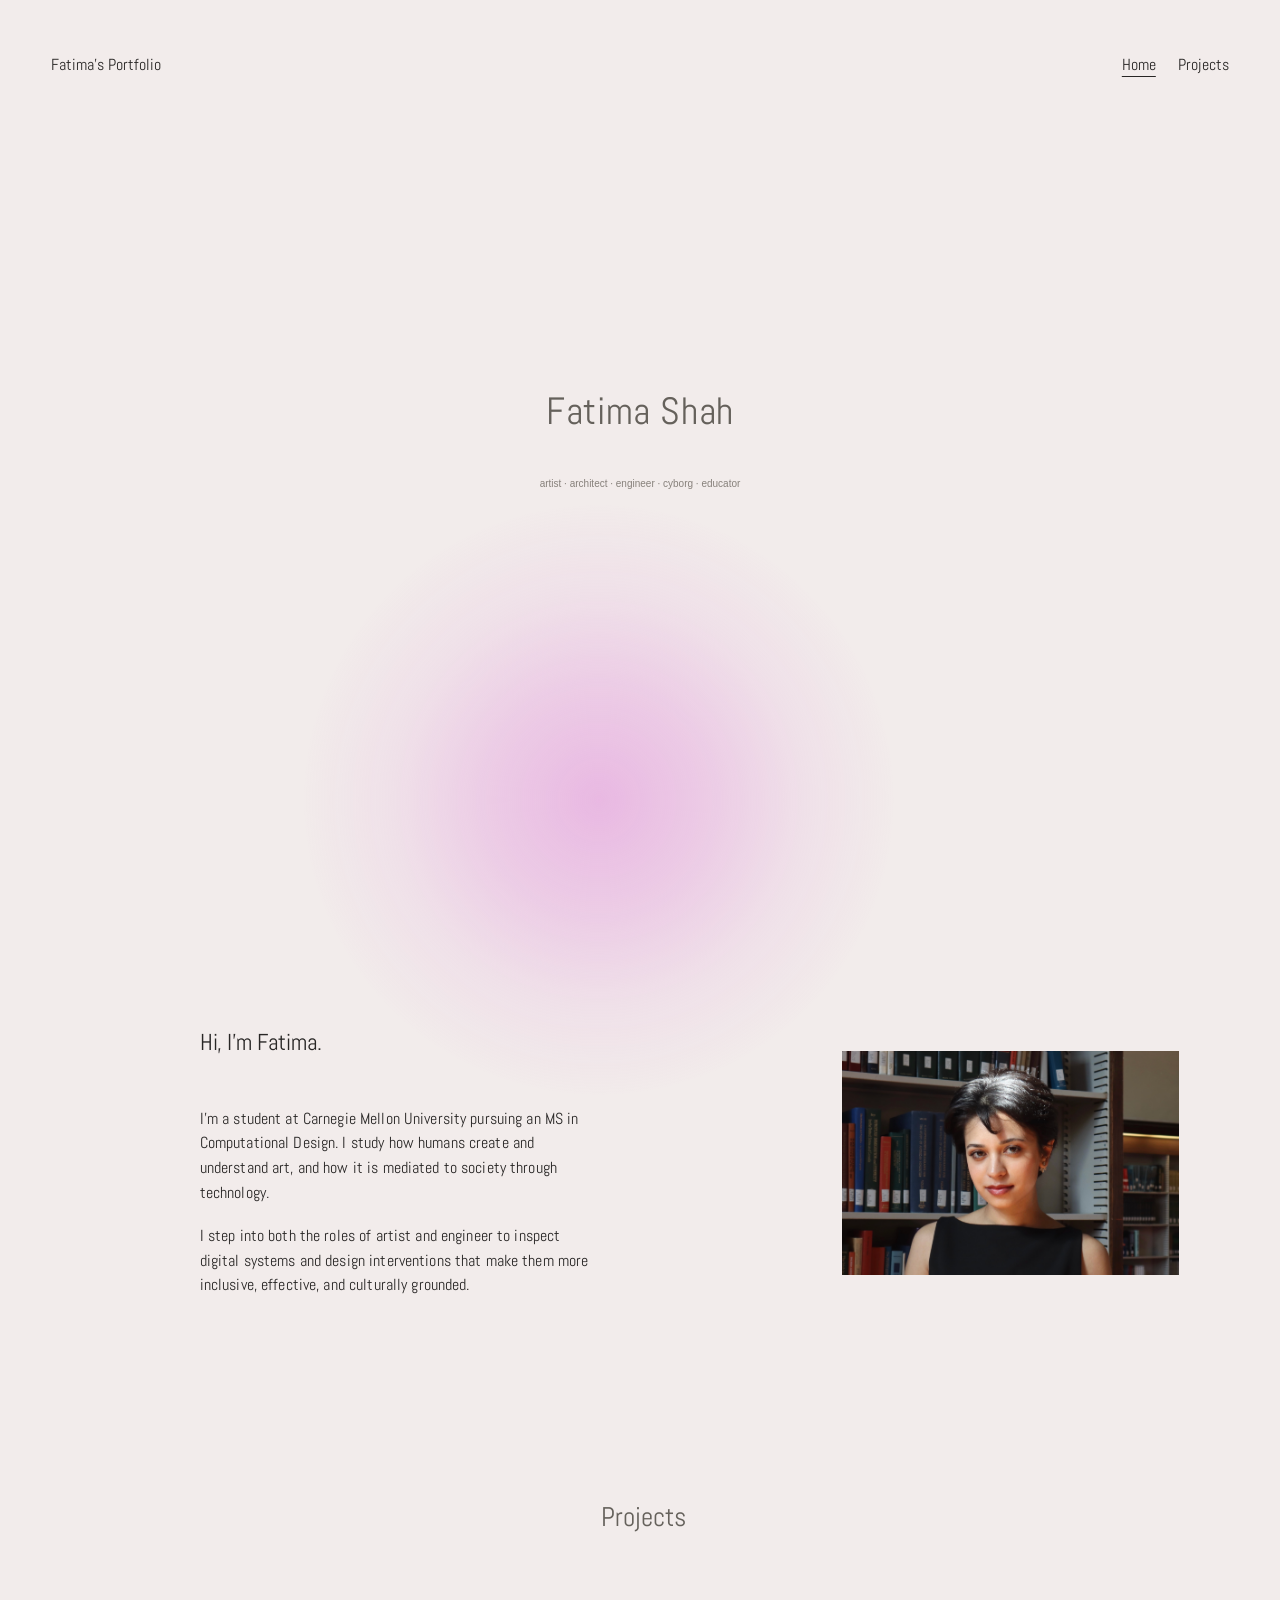
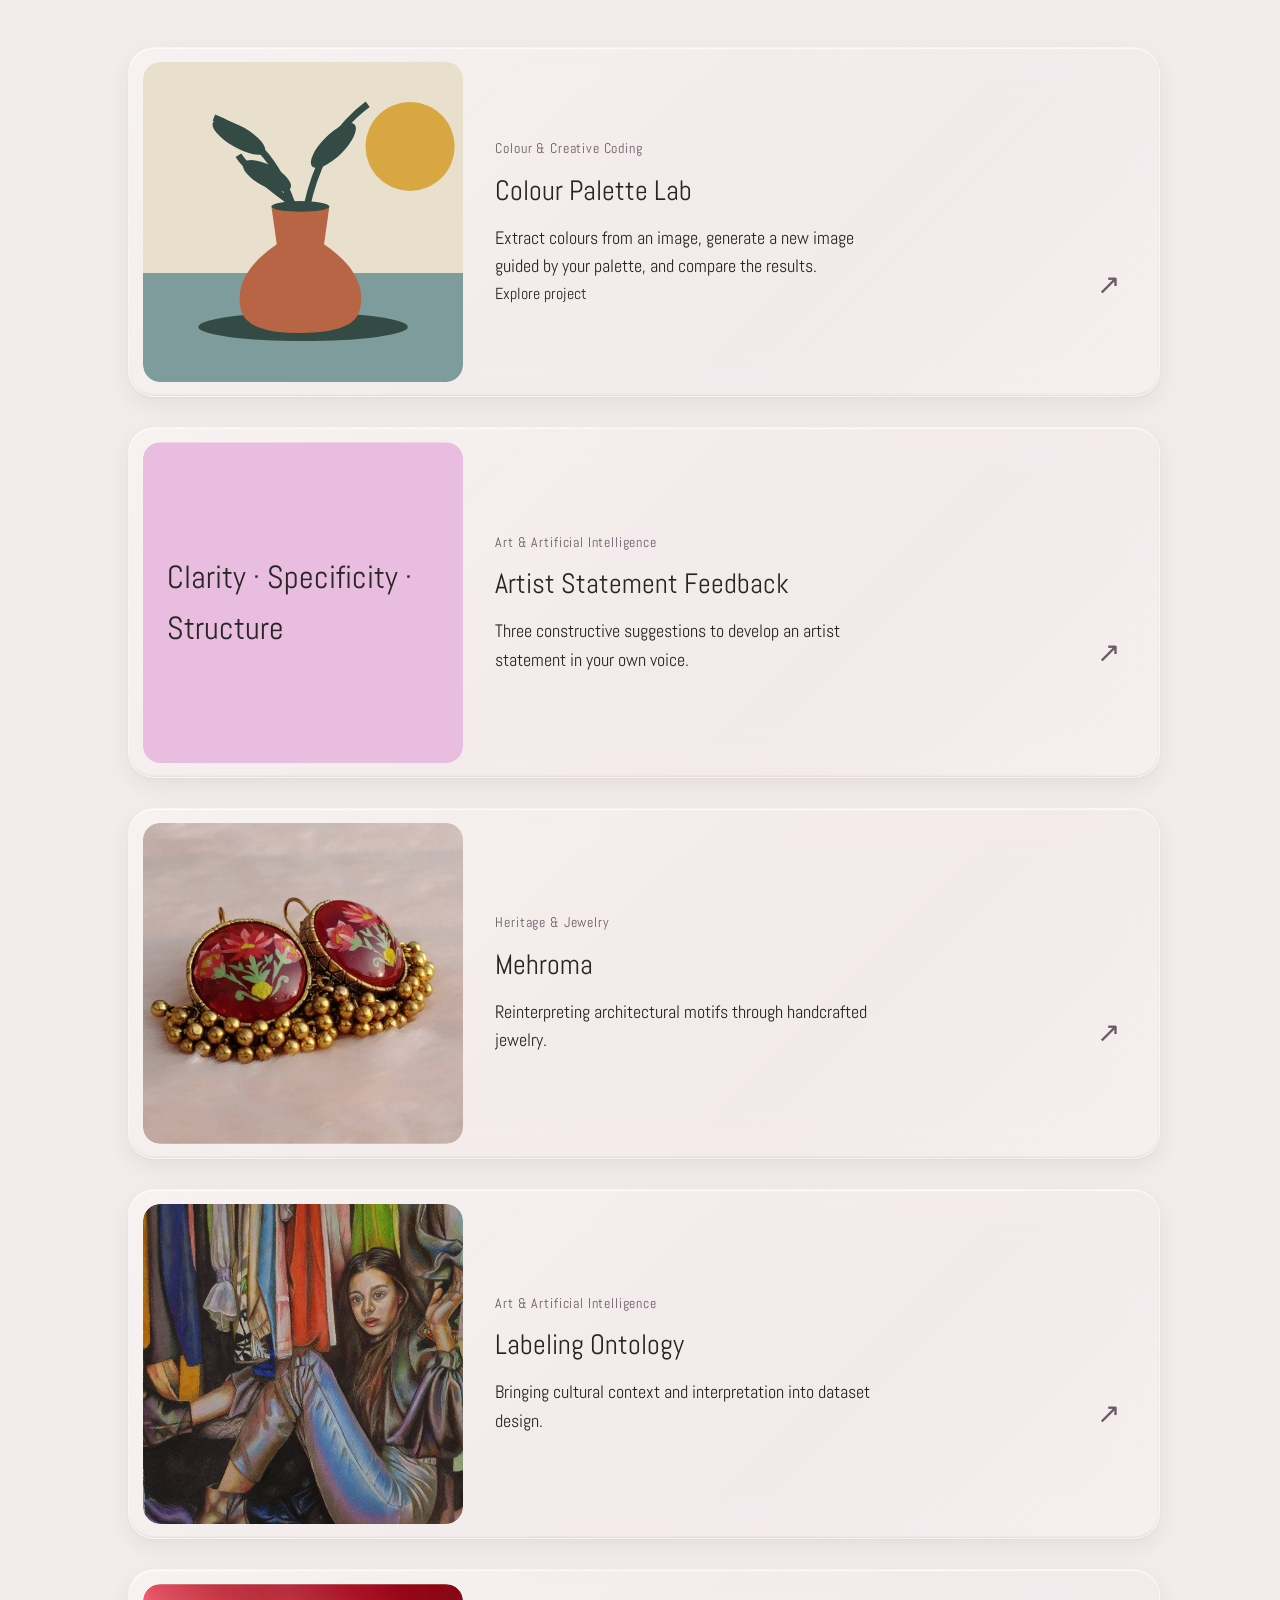
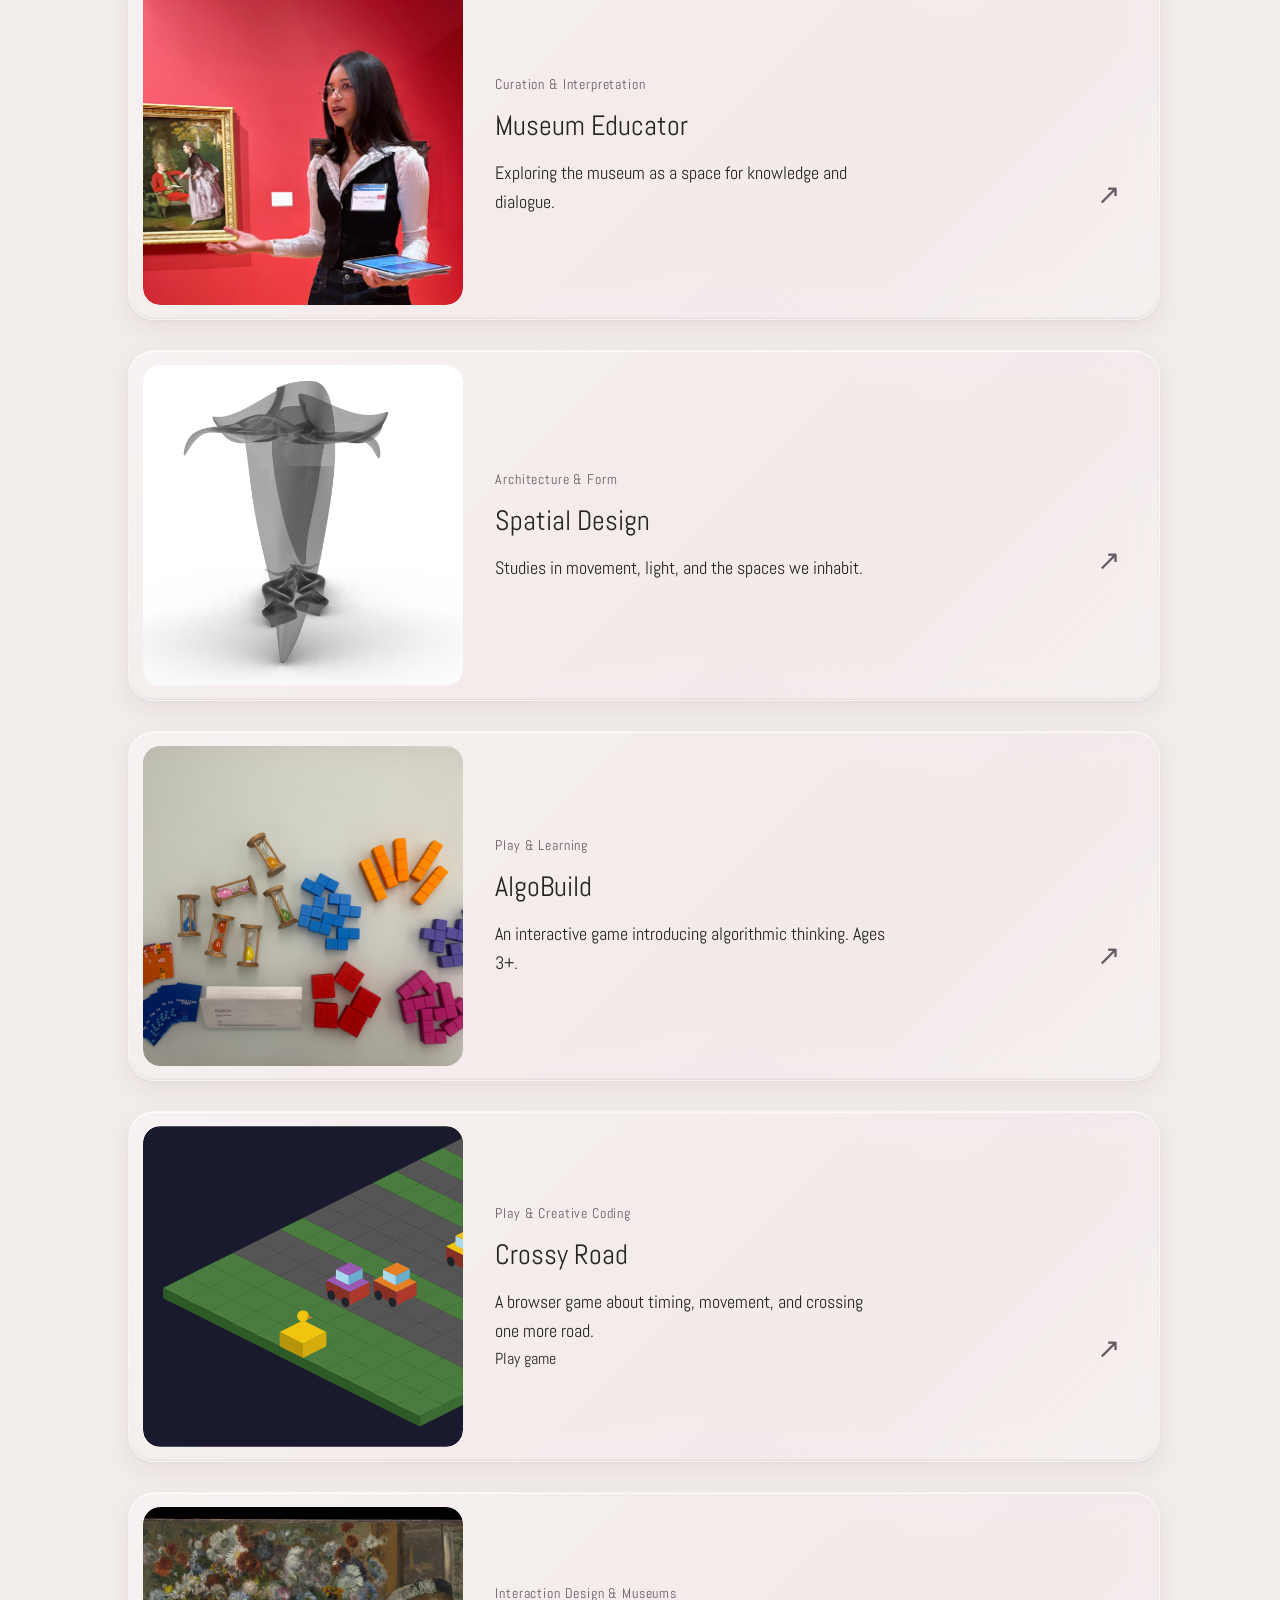
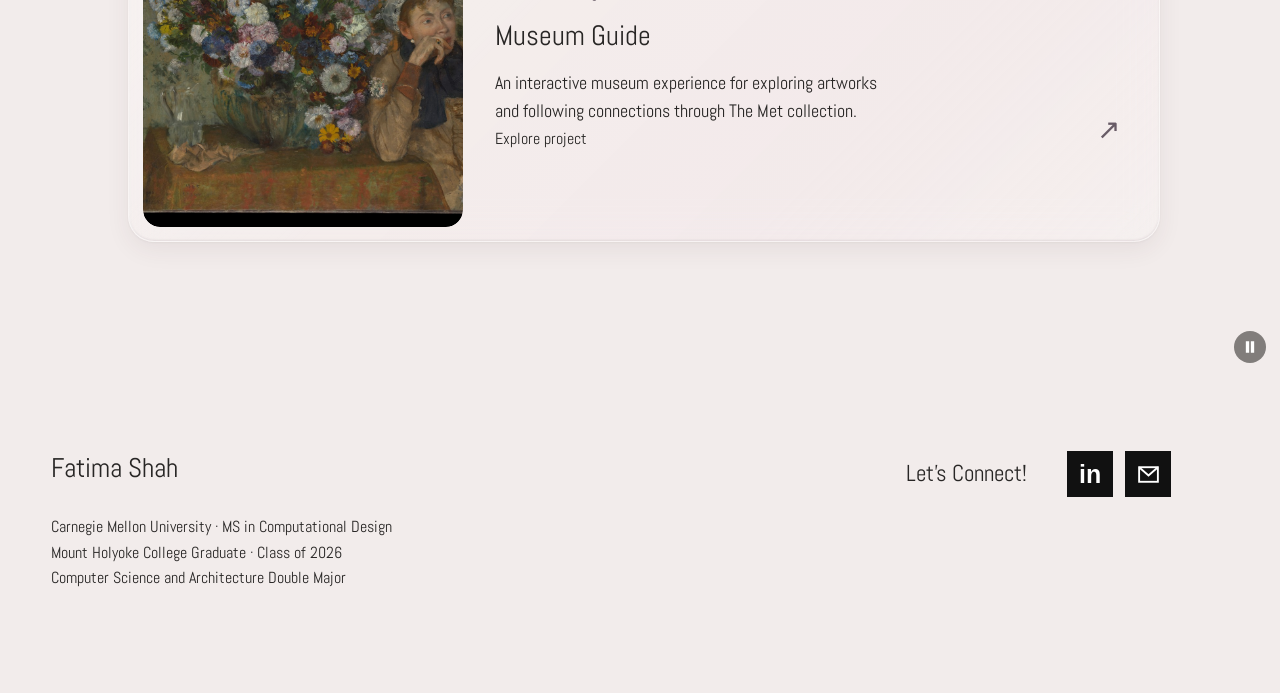
<file: index.html>
<!DOCTYPE html>
<html lang="en">
<head>
  <meta charset="UTF-8">
  <meta name="viewport" content="width=device-width, initial-scale=1">
  <title>Fatima's Portfolio</title>

  <link rel="preconnect" href="https://fonts.googleapis.com">
  <link rel="preconnect" href="https://fonts.gstatic.com" crossorigin>
  <link
    href="https://fonts.googleapis.com/css2?family=Abel&display=swap"
    rel="stylesheet"
  >

  <link rel="stylesheet" href="style.css">
  <script src="script.js" defer></script>
</head>

<body id="top">
  <div class="pink-glow" aria-hidden="true"></div>

  <header class="site-header">
    <a class="wordmark" href="index.html">Fatima's Portfolio</a>

    <nav class="site-nav" aria-label="Primary navigation">
      <a href="index.html" aria-current="page">Home</a>
      <a href="#projects">Projects</a>
    </nav>
  </header>

  <main>
    <section class="hero">
      <div class="hero-content">
        <h1>Fatima Shah</h1>
        <p>artist · architect · engineer · cyborg · educator</p>
      </div>
    </section>

    <div class="work-area">
      <section class="about" id="about">
        <div class="about-copy">
          <h2>Hi, I'm Fatima.</h2>
          <p>
            I'm a student at Carnegie Mellon University pursuing an
            MS in Computational Design. I study how humans create and understand art, and how it is
            mediated to society through technology.
          </p>

          <p>
            I step into both the roles of artist and engineer to inspect
            digital systems and design interventions that make them more
            inclusive, effective, and culturally grounded.
          </p>
        </div>

        <img
          class="portrait"
          src="images/headshot.jpg"
          alt="Fatima Shah"
        >
      </section>

      <section class="projects" id="projects">
        
        <h2>Projects</h2>

        <div class="portfolio-cards">
            <a class="portfolio-card card-palette-lab" href="palette-lab/" aria-label="Open Colour Palette Lab">
              <div class="portfolio-picture">
                <img
                  src="palette-lab/assets/still-life.svg"
                  alt="Terracotta vase with green stems and a golden sun"
                  loading="lazy"
                >
              </div>
              <div class="portfolio-copy">
                <span class="portfolio-category">Colour &amp; Creative Coding</span>
                <h3>Colour Palette Lab</h3>
                <p>Extract colours from an image, generate a new image guided by your palette, and compare the results.</p>
                <span>Explore project</span>
                <span class="portfolio-arrow" aria-hidden="true">↗</span>
              </div>
            </a>

            <a class="portfolio-card" href="statement-feedback/">
              <div class="portfolio-picture" style="display:grid;place-items:center;background:#e8bddf;padding:24px">
                <span aria-hidden="true" style="font-size:32px">Clarity · Specificity · Structure</span>
              </div>
              <div class="portfolio-copy">
                <span class="portfolio-category">Art &amp; Artificial Intelligence</span>
                <h3>Artist Statement Feedback</h3>
                <p>Three constructive suggestions to develop an artist statement in your own voice.</p>
                <span class="portfolio-arrow" aria-hidden="true">↗</span>
              </div>
            </a>

            <a class="portfolio-card card-mehroma" href="mehroma.html">
              <div class="portfolio-picture">
                <img
                  src="images/red2.jpg"
                  alt="Mehroma floral earrings"
                  loading="lazy"
                >
              </div>
              <div class="portfolio-copy">
                <span class="portfolio-category">Heritage & Jewelry</span>
                <h3>Mehroma</h3>
                <p>Reinterpreting architectural motifs through handcrafted jewelry.</p>
                <span class="portfolio-arrow" aria-hidden="true">↗</span>
              </div>
            </a>
          
            <a class="portfolio-card card-ontology" href="labeling_ontology.html">
              <div class="portfolio-picture">
                <img
                  src="images/ontol1.jpg"
                  alt="Closet, a colored-pencil self-portrait"
                  loading="lazy"
                >
              </div>
              <div class="portfolio-copy">
                <span class="portfolio-category">Art & Artificial Intelligence</span>
                <h3>Labeling Ontology</h3>
                <p>Bringing cultural context and interpretation into dataset design.</p>
                <span class="portfolio-arrow" aria-hidden="true">↗</span>
              </div>
            </a>
          
            <a class="portfolio-card card-museum" href="museum_educator.html">
              <div class="portfolio-picture">
                <img
                  src="images/mus1.jpg"
                  alt="Fatima presenting at the museum"
                  loading="lazy"
                >
              </div>
              <div class="portfolio-copy">
                <span class="portfolio-category">Curation & Interpretation</span>
                <h3>Museum Educator</h3>
                <p>Exploring the museum as a space for knowledge and dialogue.</p>
                <span class="portfolio-arrow" aria-hidden="true">↗</span>
              </div>
            </a>
          
            <a class="portfolio-card card-spatial" href="spatial_design.html">
              <div class="portfolio-picture">
                <img
                  src="images/bench_render2.png"
                  alt="Hudson River bench rendering"
                  loading="lazy"
                >
              </div>
              <div class="portfolio-copy">
                <span class="portfolio-category">Architecture & Form</span>
                <h3>Spatial Design</h3>
                <p>Studies in movement, light, and the spaces we inhabit.</p>
                <span class="portfolio-arrow" aria-hidden="true">↗</span>
              </div>
            </a>
          
            <a class="portfolio-card card-algobuild" href="algobuild.html">
              <div class="portfolio-picture">
                <div class="portfolio-algo-frame">
                  <img
                    src="images/algo2.JPG"
                    alt="AlgoBuild blocks, hourglasses, and cards"
                    loading="lazy"
                  >
                </div>
              </div>
              <div class="portfolio-copy">
                <span class="portfolio-category">Play & Learning</span>
                <h3>AlgoBuild</h3>
                <p>An interactive game introducing algorithmic thinking. Ages 3+.</p>
                <span class="portfolio-arrow" aria-hidden="true">↗</span>
              </div>
            </a>

            <a class="portfolio-card card-crossy-road" href="crossy-road/" aria-label="Play Crossy Road">
              <div class="portfolio-picture">
                <img src="images/crossy-road.svg" alt="Isometric chicken and cars on grass and road lanes" loading="lazy">
              </div>
              <div class="portfolio-copy">
                <span class="portfolio-category">Play &amp; Creative Coding</span>
                <h3>Crossy Road</h3>
                <p>A browser game about timing, movement, and crossing one more road.</p>
                <span>Play game</span>
                <span class="portfolio-arrow" aria-hidden="true">↗</span>
              </div>
            </a>
            <a class="portfolio-card card-museum-guide" href="museum-guide/" aria-label="Open Museum Guide">
              <div class="portfolio-picture">
                <img
                  src="museum-guide/assets/artworks/436121.jpg"
                  alt="Museum Guide"
                  loading="lazy"
                >
              </div>

              <div class="portfolio-copy">
                <span class="portfolio-category">Interaction Design &amp; Museums</span>
                <h3>Museum Guide</h3>
                <p>An interactive museum experience for exploring artworks and following connections through The Met collection.</p>
                <span>Explore project</span>
                <span class="portfolio-arrow" aria-hidden="true">↗</span>
              </div>
            </a>
          </div>
      </section>

      <button
        class="motion-toggle"
        type="button"
        aria-label="Pause cursor halo"
        aria-pressed="false"
        hidden
      >
        <svg class="pause-icon" viewBox="0 0 24 24" aria-hidden="true">
          <path d="M7 5h4v14H7zm6 0h4v14h-4z"/>
        </svg>
        <svg class="play-icon" viewBox="0 0 24 24" aria-hidden="true">
          <path d="m8 5 11 7-11 7z"/>
        </svg>
      </button>
    </div>
  </main>


  <footer class="site-footer">
    <div class="footer-details">
      <h2>Fatima Shah</h2>
      <p>Carnegie Mellon University · MS in Computational Design</p>
        Mount Holyoke College Graduate · Class of 2026<br>
        Computer Science and Architecture Double Major
      </p>
    </div>

    <div class="footer-contact">
      <h2>Let’s Connect!</h2>

      <div class="social-links">
        <!-- Replace this button with your LinkedIn link when ready. -->
        <button
          class="social-link linkedin"
          type="button"
          aria-label="LinkedIn profile not yet added"
          disabled
        >
          <span aria-hidden="true">in</span>
        </button>

        <a
          class="social-link"
          href="mailto:fatimas@andrew.cmu.edu"
          aria-label="Email Fatima Shah"
        >
          <svg viewBox="0 0 24 24" aria-hidden="true">
            <path d="M3 6h18v12H3z"/>
            <path d="m3 6 9 7 9-7"/>
          </svg>
        </a>
      </div>
    </div>
  </footer>
</body>
</html>
</file>
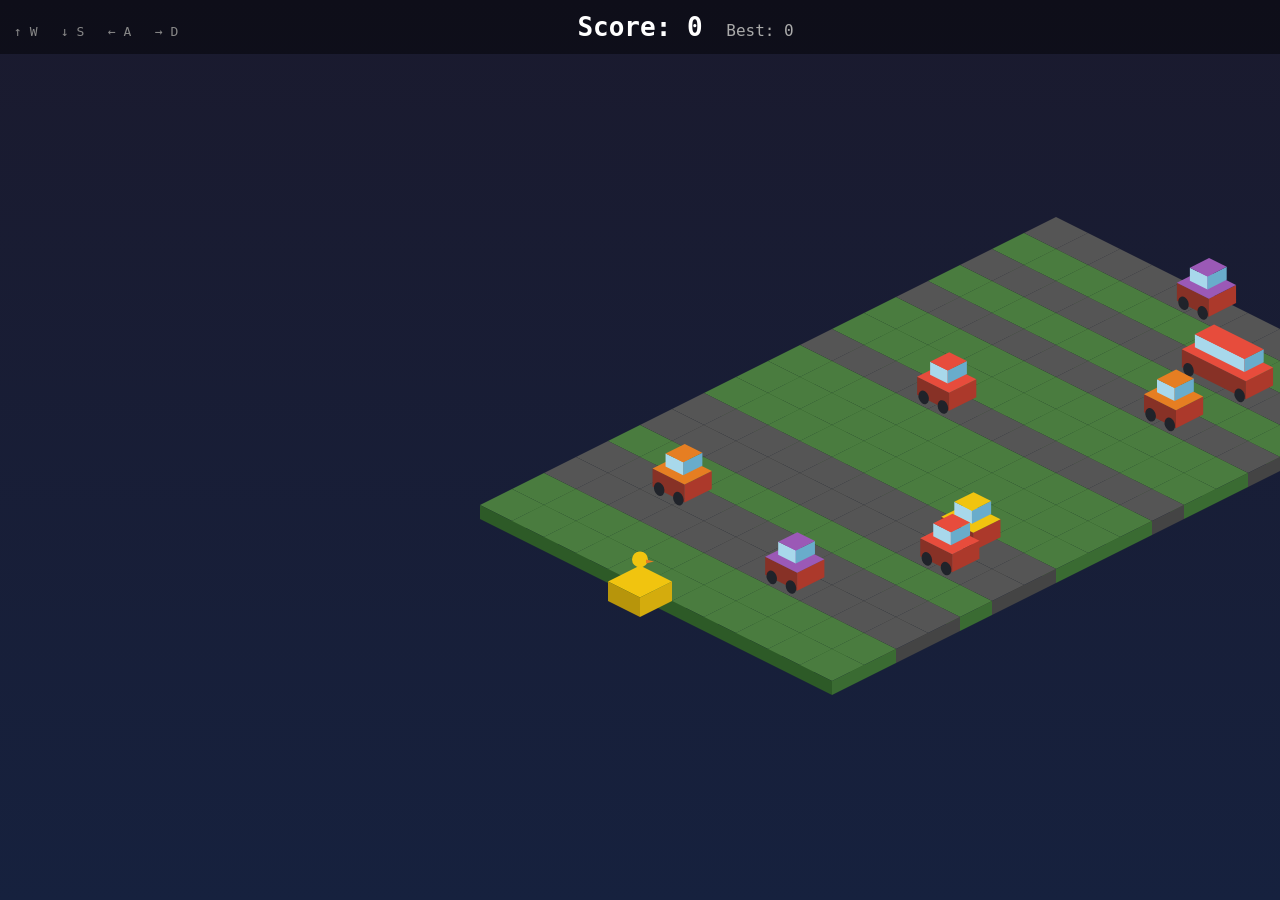
<file: crossy-road/index.html>
<!DOCTYPE html>
<html lang="en">
<head>
  <meta charset="UTF-8" />
  <title>Crossy Road MVP</title>
  <style>
    * { margin: 0; padding: 0; box-sizing: border-box; }
    body { background: #1a1a2e; display: flex; justify-content: center; align-items: center; height: 100vh; overflow: hidden; }
    canvas { display: block; }
  </style>
</head>
<body>
<canvas id="game"></canvas>
<script>
// ─── Constants ───────────────────────────────────────────────────────────────
const TILE_W = 64;   // isometric tile width
const TILE_H = 32;   // isometric tile height
const TILE_DEPTH = 14; // voxel side depth
const WORLD_COLS = 11; // tiles per row (col 0–10)
const CENTER_COL = 5;
const LANES_AHEAD = 18;
const LANES_BEHIND = 6;

// ─── Canvas setup ────────────────────────────────────────────────────────────
const canvas = document.getElementById('game');
const ctx = canvas.getContext('2d');
canvas.width = window.innerWidth;
canvas.height = window.innerHeight;
window.addEventListener('resize', () => {
  canvas.width = window.innerWidth;
  canvas.height = window.innerHeight;
});

// ─── Isometric helpers ───────────────────────────────────────────────────────
function isoProject(col, row, cameraRow) {
  const offsetRow = row - cameraRow;
  const sx = canvas.width  / 2 + (col - CENTER_COL) * TILE_W / 2 + offsetRow * TILE_W / 2;
  const sy = canvas.height * 0.65 + (col - CENTER_COL) * TILE_H / 2 - offsetRow * TILE_H / 2;
  return { sx, sy };
}

function drawVoxel(col, row, cameraRow, topColor, leftColor, rightColor, h = 1, raised = false) {
  let { sx, sy } = isoProject(col, row, cameraRow);
  const hw = TILE_W / 2;
  const hh = TILE_H / 2;
  const depth = TILE_DEPTH * h;
  if (raised) sy -= depth;

  ctx.beginPath();
  ctx.moveTo(sx,      sy);
  ctx.lineTo(sx + hw, sy + hh);
  ctx.lineTo(sx,      sy + TILE_H);
  ctx.lineTo(sx - hw, sy + hh);
  ctx.closePath();
  ctx.fillStyle = topColor;
  ctx.fill();

  ctx.beginPath();
  ctx.moveTo(sx - hw, sy + hh);
  ctx.lineTo(sx,      sy + TILE_H);
  ctx.lineTo(sx,      sy + TILE_H + depth);
  ctx.lineTo(sx - hw, sy + hh + depth);
  ctx.closePath();
  ctx.fillStyle = leftColor;
  ctx.fill();

  ctx.beginPath();
  ctx.moveTo(sx + hw, sy + hh);
  ctx.lineTo(sx,      sy + TILE_H);
  ctx.lineTo(sx,      sy + TILE_H + depth);
  ctx.lineTo(sx + hw, sy + hh + depth);
  ctx.closePath();
  ctx.fillStyle = rightColor;
  ctx.fill();
}

// Draw each vehicle as one raised body with a cabin and visible wheels.
function drawCar(col, row, span) {
  const { sx, sy } = isoProject(col, row, camera.row);
  const colors = ['#e74c3c', '#e67e22', '#f1c40f', '#3498db', '#9b59b6'];
  const color = colors[Math.abs(row * 7 + 3) % colors.length];
  function face(points, fill) {
    ctx.beginPath();
    points.forEach(([x, y], i) => i ? ctx.lineTo(x, y) : ctx.moveTo(x, y));
    ctx.closePath();
    ctx.fillStyle = fill;
    ctx.fill();
  }
  function box(x, y, length, width, height, top, left, right) {
    const a = [x, y - height];
    const b = [x + length * 32, y + length * 16 - height];
    const c = [b[0] - width * 32, b[1] + width * 16];
    const d = [x - width * 32, y + width * 16 - height];
    face([d, c, [c[0], c[1] + height], [d[0], d[1] + height]], left);
    face([b, c, [c[0], c[1] + height], [b[0], b[1] + height]], right);
    face([a, b, c, d], top);
  }
  box(sx, sy - 4, span, 0.85, 18, color, '#873126', '#ac392b');
  for (const t of [0.2, span - 0.2]) {
    ctx.beginPath();
    ctx.ellipse(sx + t * 32 - 27, sy + t * 16 + 9, 5, 7, -0.35, 0, Math.PI * 2);
    ctx.fillStyle = '#20232a';
    ctx.fill();
  }
  box(sx + 5, sy - 20, Math.max(0.4, span - 0.45), 0.6, 13,
      color, '#a8d8eb', '#69accb');
}

// ─── World generation ────────────────────────────────────────────────────────
const lanes = {};
let highestGeneratedRow = 0;

function generateLane(row) {
  if (row <= 2) {
    lanes[row] = { type: 'grass', cars: [] };
    return;
  }

  let consecutiveRoad = 0;
  for (let r = row - 1; r >= row - 3 && r >= 0; r--) {
    if (lanes[r] && lanes[r].type === 'road') consecutiveRoad++;
    else break;
  }

  const forceGrass = consecutiveRoad >= 3;
  const type = forceGrass ? 'grass' : (Math.random() < 0.5 ? 'road' : 'grass');

  if (type === 'grass') {
    lanes[row] = { type: 'grass', cars: [] };
  } else {
    const speed = 2 + Math.random() * 4;
    const dir = Math.random() < 0.5 ? 1 : -1;
    const spawnInterval = 1.5 + Math.random() * 2;
    lanes[row] = {
      type: 'road',
      cars: [],
      carSpeed: speed,
      carDir: dir,
      nextSpawn: 0,
      spawnInterval,
    };
  }
}

function ensureLanesGenerated(chickenRow) {
  const targetAhead = chickenRow + LANES_AHEAD;
  while (highestGeneratedRow < targetAhead) {
    highestGeneratedRow++;
    generateLane(highestGeneratedRow);
  }
  for (const key of Object.keys(lanes)) {
    if (Number(key) < chickenRow - LANES_BEHIND - 5) delete lanes[key];
  }
}

// ─── Cars ────────────────────────────────────────────────────────────────────
function spawnCar(lane) {
  const span = Math.random() < 0.3 ? 2 : 1;
  const startCol = lane.carDir === 1 ? -span : WORLD_COLS;
  lane.cars.push({ col: startCol, span });
}

function updateCars(dt) {
  for (const key of Object.keys(lanes)) {
    const lane = lanes[key];
    if (lane.type !== 'road') continue;

    lane.nextSpawn -= dt;
    if (lane.nextSpawn <= 0) {
      spawnCar(lane);
      lane.nextSpawn = lane.spawnInterval;
    }

    for (const car of lane.cars) {
      car.col += lane.carSpeed * lane.carDir * dt;
    }

    lane.cars = lane.cars.filter(car =>
      lane.carDir === 1 ? car.col < WORLD_COLS + 2 : car.col > -4
    );
  }
}

// ─── Chicken ─────────────────────────────────────────────────────────────────
let chicken = {
  col: CENTER_COL,
  row: 0,
  animating: false,
  animFrom: null,
  animTo: null,
  animT: 0,
  animDur: 0.18,
  renderCol: CENTER_COL,
  renderRow: 0,
  dead: false,
};

function tryHop(dc, dr) {
  if (chicken.animating || chicken.dead) return;
  const newCol = chicken.col + dc;
  const newRow = chicken.row + dr;
  if (newCol < 0 || newCol >= WORLD_COLS) return;
  if (newRow < camera.row - LANES_BEHIND) return;
  chicken.animating = true;
  chicken.animFrom = { col: chicken.col, row: chicken.row };
  chicken.animTo   = { col: newCol, row: newRow };
  chicken.animT = 0;
}

function updateChicken(dt) {
  if (!chicken.animating) return;
  chicken.animT += dt / chicken.animDur;

  if (chicken.animT >= 1) {
    chicken.animT = 1;
    chicken.col = chicken.animTo.col;
    chicken.row = chicken.animTo.row;
    chicken.renderCol = chicken.col;
    chicken.renderRow = chicken.row;
    chicken.animating = false;

    if (chicken.row > score) {
      score = chicken.row;
      if (score > highScore) highScore = score;
      camera.targetRow = Math.max(camera.targetRow, chicken.row - 2);
    }
  } else {
    const t = chicken.animT;
    chicken.renderCol = chicken.animFrom.col + (chicken.animTo.col - chicken.animFrom.col) * t;
    chicken.renderRow = chicken.animFrom.row + (chicken.animTo.row - chicken.animFrom.row) * t;
  }
}

// ─── Camera ──────────────────────────────────────────────────────────────────
const camera = { row: 0, targetRow: 0 };

function updateCamera(dt) {
  const diff = camera.targetRow - camera.row;
  camera.row += diff * Math.min(1, dt * 8);
}

// ─── Collision detection ─────────────────────────────────────────────────────
function checkCollisions() {
  if (chicken.animating || chicken.dead) return;
  const lane = lanes[chicken.row];
  if (!lane) return;
  if (lane.type !== 'road') return;
  for (const car of lane.cars) {
    if (chicken.col >= car.col && chicken.col < car.col + car.span) {
      triggerDeath();
      return;
    }
  }
}

// ─── Death ───────────────────────────────────────────────────────────────────
let gameState = 'playing';
let score = 0;
let highScore = 0;
let deathTimer = 0;

function triggerDeath() {
  if (chicken.dead) return;
  chicken.dead = true;
  gameState = 'dead';
  deathTimer = 1.2;
}

function resetGame() {
  chicken = {
    col: CENTER_COL,
    row: 0,
    animating: false,
    animFrom: null,
    animTo: null,
    animT: 0,
    animDur: 0.18,
    renderCol: CENTER_COL,
    renderRow: 0,
    dead: false,
  };
  score = 0;
  gameState = 'playing';
  camera.row = 0;
  camera.targetRow = 0;
  for (const k of Object.keys(lanes)) delete lanes[k];
  highestGeneratedRow = 0;
  ensureLanesGenerated(0);
}

// ─── Input ───────────────────────────────────────────────────────────────────
let pendingInput = null;

window.addEventListener('keydown', e => {
  if (e.repeat) return;

  if (gameState === 'dead') {
    resetGame();
    return;
  }

  const map = {
    ArrowUp: [0, 1], w: [0, 1], W: [0, 1],
    ArrowDown: [0, -1], s: [0, -1], S: [0, -1],
    ArrowLeft: [-1, 0], a: [-1, 0], A: [-1, 0],
    ArrowRight: [1, 0], d: [1, 0], D: [1, 0],
  };

  const dir = map[e.key];
  if (!dir) return;
  e.preventDefault();

  if (!chicken.animating) {
    tryHop(dir[0], dir[1]);
  } else {
    pendingInput = dir;
  }
});

// ─── Rendering ───────────────────────────────────────────────────────────────
function drawLanes() {
  const visStart = Math.floor(camera.row) - LANES_BEHIND;
  const visEnd   = Math.floor(camera.row) + LANES_AHEAD;

  const drawCalls = [];

  for (let row = visStart; row <= visEnd; row++) {
    const lane = lanes[row];
    if (!lane) continue;
    const isRoad = lane.type === 'road';

    for (let col = 0; col < WORLD_COLS; col++) {
      drawCalls.push({ type: 'tile', col, row, isRoad });
    }

    if (isRoad) {
      for (const car of lane.cars) {
        drawCalls.push({ type: 'car', col: car.col, row, span: car.span });
      }
    }
  }

  drawCalls.push({ type: 'chicken', col: chicken.renderCol, row: chicken.renderRow });

  // Ground is a complete first pass, so no tile can cover a raised object.
  // Within each pass, paint from the farthest screen depth to the nearest.
  drawCalls.sort((a, b) => {
    const layerA = a.type === 'tile' ? 0 : 1;
    const layerB = b.type === 'tile' ? 0 : 1;
    return layerA - layerB || (a.col - a.row) - (b.col - b.row);
  });

  for (const dc of drawCalls) {
    if (dc.type === 'tile') {
      if (dc.isRoad) {
        drawVoxel(dc.col, dc.row, camera.row, '#555', '#333', '#444');
      } else {
        drawVoxel(dc.col, dc.row, camera.row, '#4a7c3f', '#2d5a27', '#3a6b32');
      }
    } else if (dc.type === 'car') {
      drawCar(dc.col, dc.row, dc.span);
    } else if (dc.type === 'chicken') {
      drawVoxel(dc.col, dc.row, camera.row, '#f1c40f', '#b7950b', '#d4ac0d', 1.4, true);
      const { sx, sy } = isoProject(dc.col, dc.row, camera.row);
      ctx.beginPath();
      ctx.arc(sx, sy - TILE_DEPTH * 1.4 - 6, 8, 0, Math.PI * 2);
      ctx.fillStyle = '#f1c40f';
      ctx.fill();
      ctx.beginPath();
      ctx.moveTo(sx + 6,  sy - TILE_DEPTH * 1.4 - 6);
      ctx.lineTo(sx + 14, sy - TILE_DEPTH * 1.4 - 4);
      ctx.lineTo(sx + 6,  sy - TILE_DEPTH * 1.4 - 2);
      ctx.closePath();
      ctx.fillStyle = '#e67e22';
      ctx.fill();
    }
  }
}

function drawHUD() {
  ctx.fillStyle = 'rgba(0,0,0,0.45)';
  ctx.fillRect(0, 0, canvas.width, 54);
  ctx.font = 'bold 26px monospace';
  ctx.fillStyle = '#fff';
  ctx.textAlign = 'center';
  ctx.fillText(`Score: ${score}`, canvas.width / 2, 36);
  ctx.font = '16px monospace';
  ctx.fillStyle = '#aaa';
  ctx.fillText(`Best: ${highScore}`, canvas.width / 2 + 120, 36);
  ctx.font = '13px monospace';
  ctx.fillStyle = '#888';
  ctx.textAlign = 'left';
  ctx.fillText('↑ W   ↓ S   ← A   → D', 14, 36);
}

function drawGameOver() {
  ctx.fillStyle = 'rgba(0,0,0,0.65)';
  ctx.fillRect(0, 0, canvas.width, canvas.height);
  ctx.textAlign = 'center';
  ctx.font = 'bold 52px monospace';
  ctx.fillStyle = '#e74c3c';
  ctx.fillText('GAME OVER', canvas.width / 2, canvas.height / 2 - 40);
  ctx.font = '28px monospace';
  ctx.fillStyle = '#fff';
  ctx.fillText(`Score: ${score}`, canvas.width / 2, canvas.height / 2 + 10);
  if (score >= highScore && score > 0) {
    ctx.font = '20px monospace';
    ctx.fillStyle = '#f1c40f';
    ctx.fillText('🏆 New Best!', canvas.width / 2, canvas.height / 2 + 44);
  }
  ctx.font = '18px monospace';
  ctx.fillStyle = '#aaa';
  ctx.fillText('Press any arrow key or WASD to restart', canvas.width / 2, canvas.height / 2 + 88);
}

// ─── Game loop ───────────────────────────────────────────────────────────────
let lastTime = null;

function loop(ts) {
  if (!lastTime) lastTime = ts;
  const dt = Math.min((ts - lastTime) / 1000, 0.1);
  lastTime = ts;

  ensureLanesGenerated(chicken.row);

  if (gameState === 'playing') {
    updateCars(dt);
    updateChicken(dt);
    checkCollisions();
    updateCamera(dt);

    if (!chicken.animating && pendingInput) {
      tryHop(pendingInput[0], pendingInput[1]);
      pendingInput = null;
    }

    if (chicken.row < camera.row - LANES_BEHIND + 1) {
      triggerDeath();
    }
  } else if (gameState === 'dead') {
    deathTimer -= dt;
    updateCamera(dt);
  }

  ctx.clearRect(0, 0, canvas.width, canvas.height);

  const grad = ctx.createLinearGradient(0, 0, 0, canvas.height);
  grad.addColorStop(0, '#1a1a2e');
  grad.addColorStop(1, '#16213e');
  ctx.fillStyle = grad;
  ctx.fillRect(0, 0, canvas.width, canvas.height);

  drawLanes();
  drawHUD();

  if (gameState === 'dead') drawGameOver();

  requestAnimationFrame(loop);
}

// ─── Boot ────────────────────────────────────────────────────────────────────
ensureLanesGenerated(0);
requestAnimationFrame(loop);
</script>
</body>
</html>
</file>
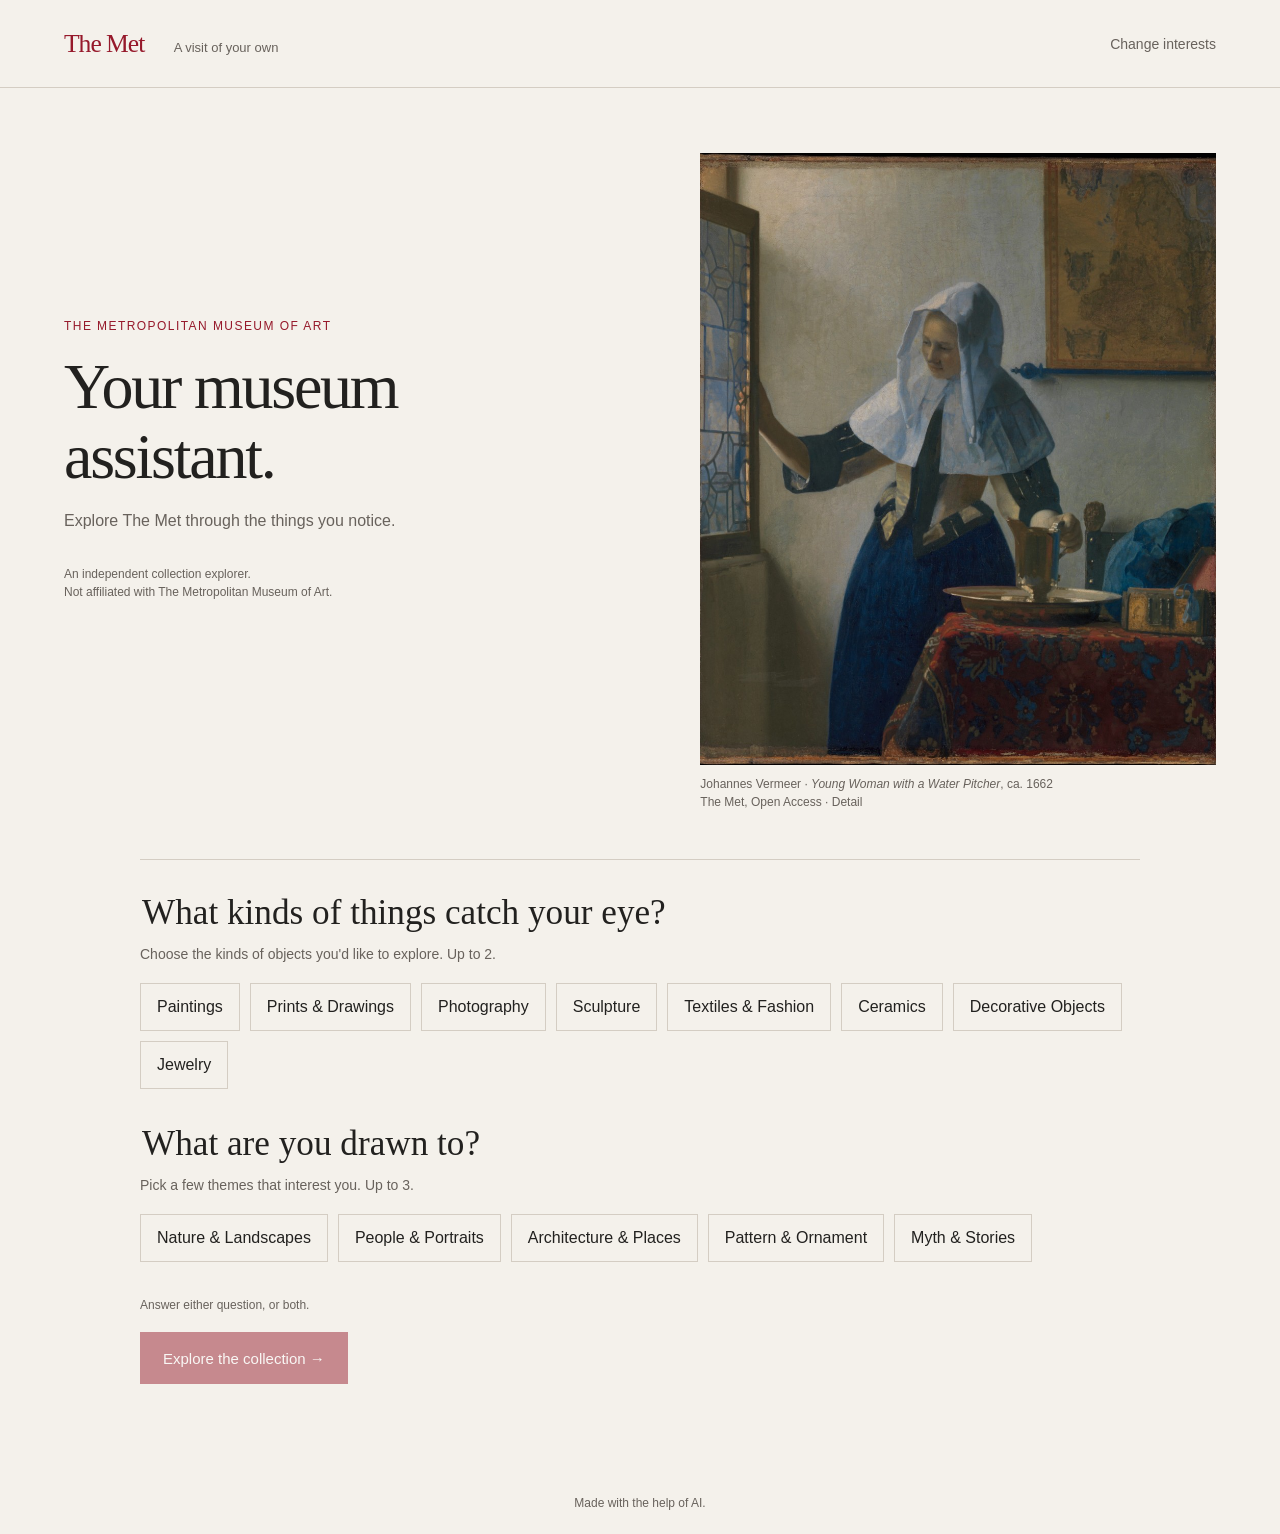
<file: museum-guide/index.html>
<!doctype html>
<html lang="en">
<head>
  <meta charset="UTF-8">
  <meta name="viewport" content="width=device-width, initial-scale=1">
  <meta name="theme-color" content="#f4f1eb">
  <meta name="description" content="Explore The Met through the things you notice. An independent interaction design prototype.">
  <title>Your museum assistant — A visit at The Met</title>
  <link rel="icon" type="image/svg+xml" href="data:image/svg+xml,%3Csvg xmlns='http://www.w3.org/2000/svg' viewBox='0 0 32 32'%3E%3Crect width='32' height='32' fill='%2396192b'/%3E%3Cpath d='M7 24V8h18M7 16h13' fill='none' stroke='%23fff' stroke-width='2'/%3E%3C/svg%3E">
  <link rel="stylesheet" href="style.css?v=met-thread14">
  <script defer src="script.js?v=met-thread14"></script>
</head>
<body>
  <a class="skip" href="#main">Skip to content</a>
  <header class="site-header">
    <span class="museum-name">The Met <span>A visit of your own</span></span>
    <button id="restart" class="utility">Change interests</button>
  </header>
  <main id="main" tabindex="-1"></main>
  <footer class="site-footer">Made with the help of AI.</footer>
  <div id="announcer" class="sr-only" role="status" aria-live="polite" aria-atomic="true"></div>
</body>
</html>
</file>
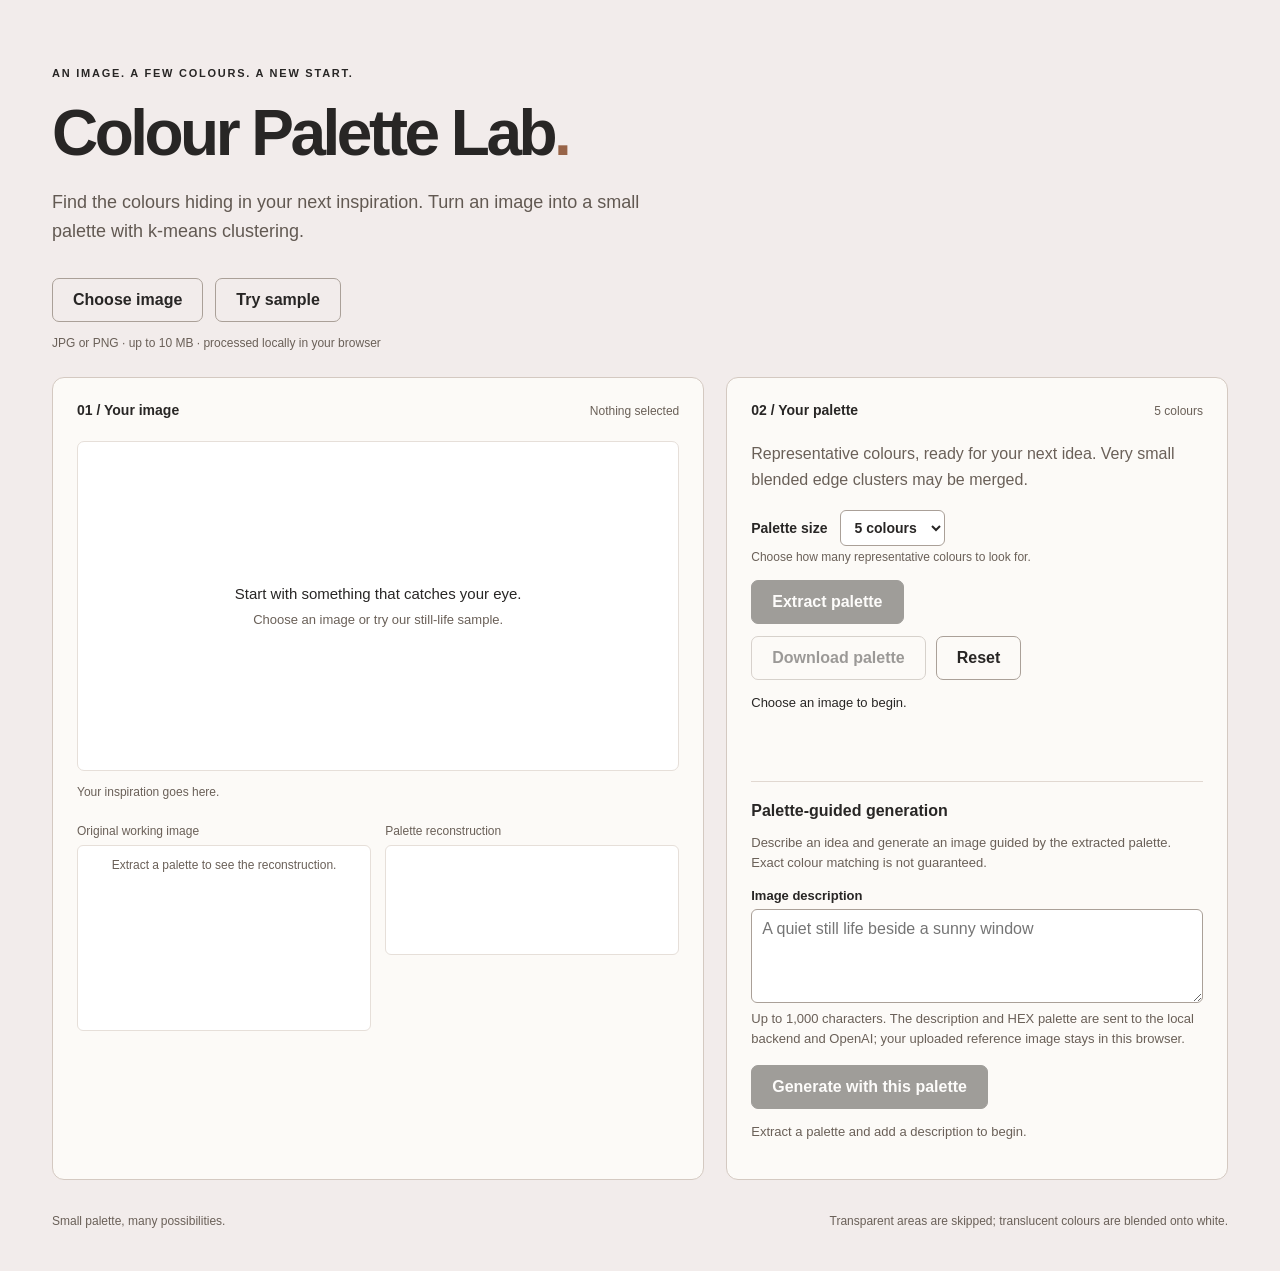
<file: palette-lab/index.html>
<!doctype html>
<html lang="en">
<head>
  <meta charset="utf-8">
  <meta name="viewport" content="width=device-width, initial-scale=1">
  <title>Colour Palette Lab</title>
  <link rel="stylesheet" href="style.css">
  <script type="module" src="app.js"></script>
</head>
<body>
  <main>
    <header>
      <p class="eyebrow">AN IMAGE. A FEW COLOURS. A NEW START.</p>
      <h1>Colour Palette Lab<span aria-hidden="true">.</span></h1>
      <p class="intro">Find the colours hiding in your next inspiration. Turn an image into a small palette with k-means clustering.</p>
    </header>
    <section class="toolbar" aria-label="Image input">
      <div class="actions">
        <label class="file-button">Choose image<input id="file" type="file" accept="image/jpeg,image/png,.jpg,.jpeg,.png" aria-describedby="file-help"></label>
        <button id="sample" type="button">Try sample</button>
      </div>
      <p id="file-help">JPG or PNG · up to 10 MB · processed locally in your browser</p>
    </section>
    <div class="workspace">
      <section class="panel" aria-labelledby="image-heading">
        <div class="section-heading"><h2 id="image-heading">01 / Your image</h2><span id="image-info">Nothing selected</span></div>
        <div class="image-stage">
          <p id="empty">Start with something that catches your eye.<br><span>Choose an image or try our still-life sample.</span></p>
          <img id="preview" alt="Selected image for colour analysis" hidden>
        </div>
        <p id="filename" class="caption">Your inspiration goes here.</p>
        <div class="comparison" aria-label="Original and reconstructed image comparison">
          <figure><figcaption>Original working image</figcaption><div class="comparison-stage"><p id="comparison-empty">Extract a palette to see the reconstruction.</p><canvas id="original-working" aria-label="Original working image"></canvas></div></figure>
          <figure><figcaption>Palette reconstruction</figcaption><div class="comparison-stage"><canvas id="reconstruction" aria-label="Reconstructed image using the extracted palette" hidden></canvas></div></figure>
        </div>
      </section>
      <section class="panel palette-panel" aria-labelledby="palette-heading">
        <div class="section-heading"><h2 id="palette-heading">02 / Your palette</h2><span id="palette-size-label">5 colours</span></div>
        <p class="palette-intro">Representative colours, ready for your next idea. Very small blended edge clusters may be merged.</p>
        <label class="palette-size-control" for="palette-size">Palette size
          <select id="palette-size" aria-describedby="palette-size-help"><option value="3">3 colours</option><option value="4">4 colours</option><option value="5" selected>5 colours</option><option value="6">6 colours</option><option value="7">7 colours</option><option value="8">8 colours</option></select>
        </label>
        <p id="palette-size-help" class="control-help">Choose how many representative colours to look for.</p>
        <button id="extract" class="primary" type="button" disabled>Extract palette</button>
        <div class="result-actions"><button id="download" type="button" disabled>Download palette</button><button id="reset" type="button">Reset</button></div>
        <p id="status" role="status" aria-live="polite" aria-atomic="true">Choose an image to begin.</p>
        <ul id="palette" aria-label="Extracted colours"></ul>
        <section class="generation" aria-labelledby="generation-heading">
          <h3 id="generation-heading">Palette-guided generation</h3>
          <p>Describe an idea and generate an image guided by the extracted palette. Exact colour matching is not guaranteed.</p>
          <label for="description">Image description</label>
          <textarea id="description" maxlength="1000" rows="4" placeholder="A quiet still life beside a sunny window" aria-describedby="description-help"></textarea>
          <p id="description-help" class="control-help">Up to 1,000 characters. The description and HEX palette are sent to the local backend and OpenAI; your uploaded reference image stays in this browser.</p>
          <button id="generate" class="primary" type="button" disabled>Generate with this palette</button>
          <p id="generation-status" role="status" aria-live="polite">Extract a palette and add a description to begin.</p>
          <img id="generated-image" alt="Generated image guided by the extracted colour palette" hidden>
          <div id="generated-analysis" hidden>
            <h4>Generated image palette</h4>
            <p>Approximate colours found in the generated image. The generator is palette-guided, so this is a comparison rather than an exact match.</p>
            <ul id="generated-palette" aria-label="Generated image palette"></ul>
          </div>
        </section>
      </section>
    </div>
    <footer><p>Small palette, many possibilities.</p><p>Transparent areas are skipped; translucent colours are blended onto white.</p></footer>
  </main>
</body>
</html>
</file>
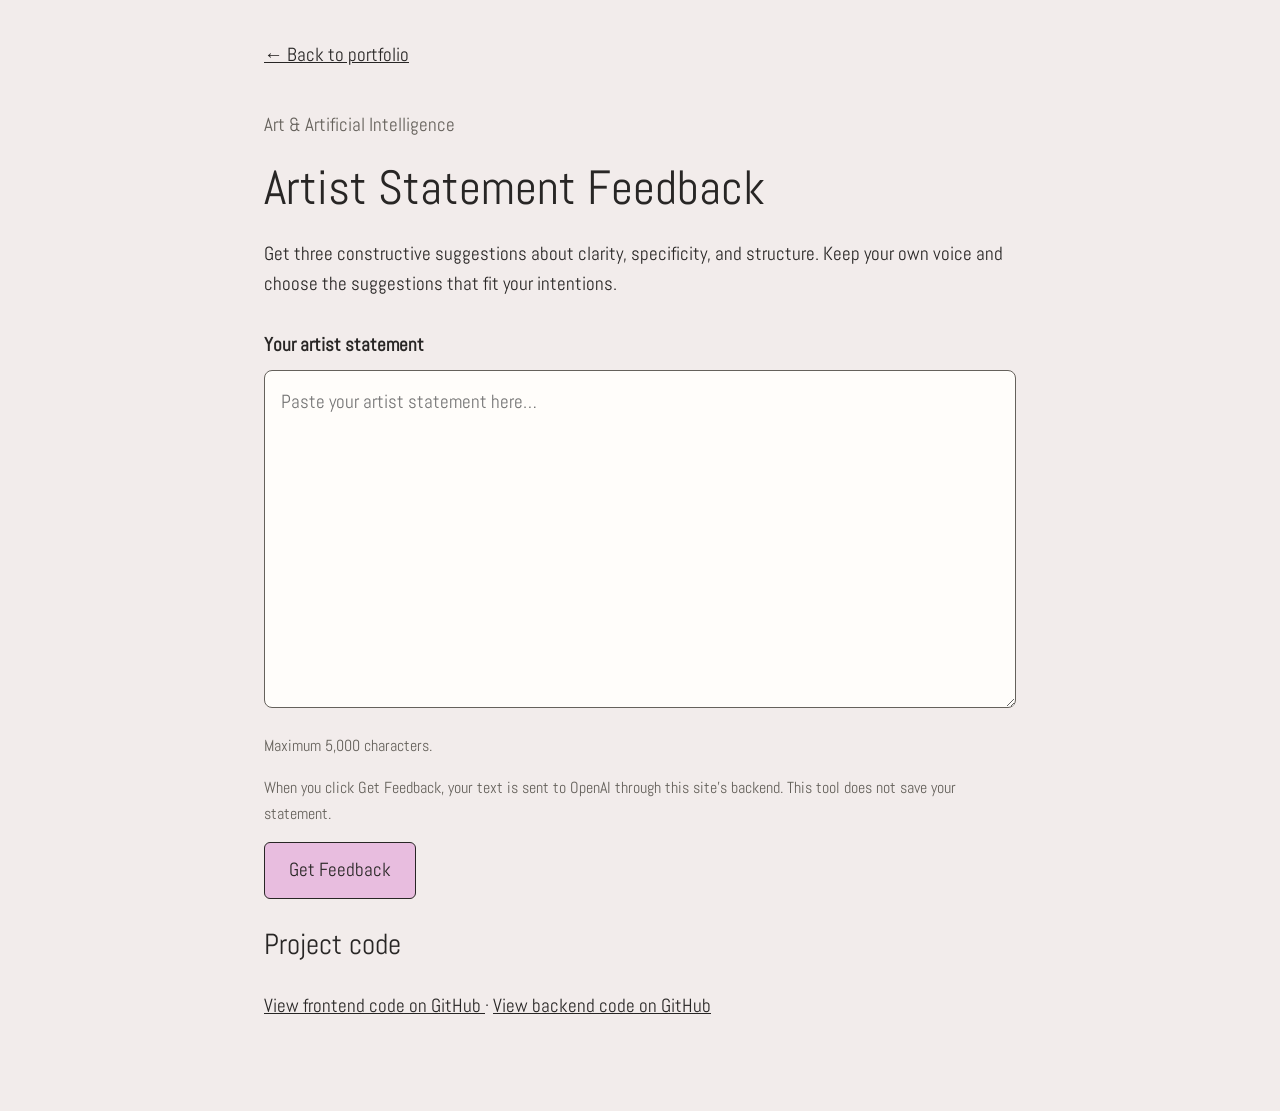
<file: statement-feedback/index.html>
<!doctype html>
<html lang="en">
<head>
  <meta charset="utf-8">
  <meta name="viewport" content="width=device-width, initial-scale=1">
  <title>Artist Statement Feedback | Fatima's Portfolio</title>
  <link href="https://fonts.googleapis.com/css2?family=Abel&display=swap" rel="stylesheet">
  <link href="style.css" rel="stylesheet">
  <script src="config.js" defer></script>
  <script src="script.js" defer></script>
</head>
<body>
<main>
  <a href="../index.html">← Back to portfolio</a>
  <p class="eyebrow">Art &amp; Artificial Intelligence</p>
  <h1>Artist Statement Feedback</h1>
  <p>Get three constructive suggestions about clarity, specificity, and structure.
     Keep your own voice and choose the suggestions that fit your intentions.</p>
  <form id="feedback-form" novalidate>
    <label for="statement">Your artist statement</label>
    <textarea id="statement" rows="10" aria-describedby="limit privacy" placeholder="Paste your artist statement here…"></textarea>
    <p id="limit" class="note">Maximum 5,000 characters.</p>
    <p id="privacy" class="note">When you click Get Feedback, your text is sent to OpenAI through this site's backend. This tool does not save your statement.</p>
    <button type="submit" id="submit-button">Get Feedback</button>
  </form>
  <p id="status" role="status" aria-live="polite"></p>
  <p id="error" role="alert" hidden></p>
  <section id="results" aria-labelledby="results-heading" tabindex="-1" hidden>
    <h2 id="results-heading">Three suggestions</h2>
    <article><h3>Clarity</h3><p id="clarity"></p></article>
    <article><h3>Specificity</h3><p id="specificity"></p></article>
    <article><h3>Structure</h3><p id="structure"></p></article>
  </section>
  <section class="code-links" aria-labelledby="code-heading">
  <h2 id="code-heading">Project code</h2>
  <p>
    <a href="https://github.com/fatimajshah/113-Portfolio-" target="_blank" rel="noopener">
      View frontend code on GitHub
    </a>
    ·
    <a href="https://github.com/fatimajshah/artist-statement-backend" target="_blank" rel="noopener">
      View backend code on GitHub
    </a>
  </p>
</section>
</main>
</body>
</html>
</file>
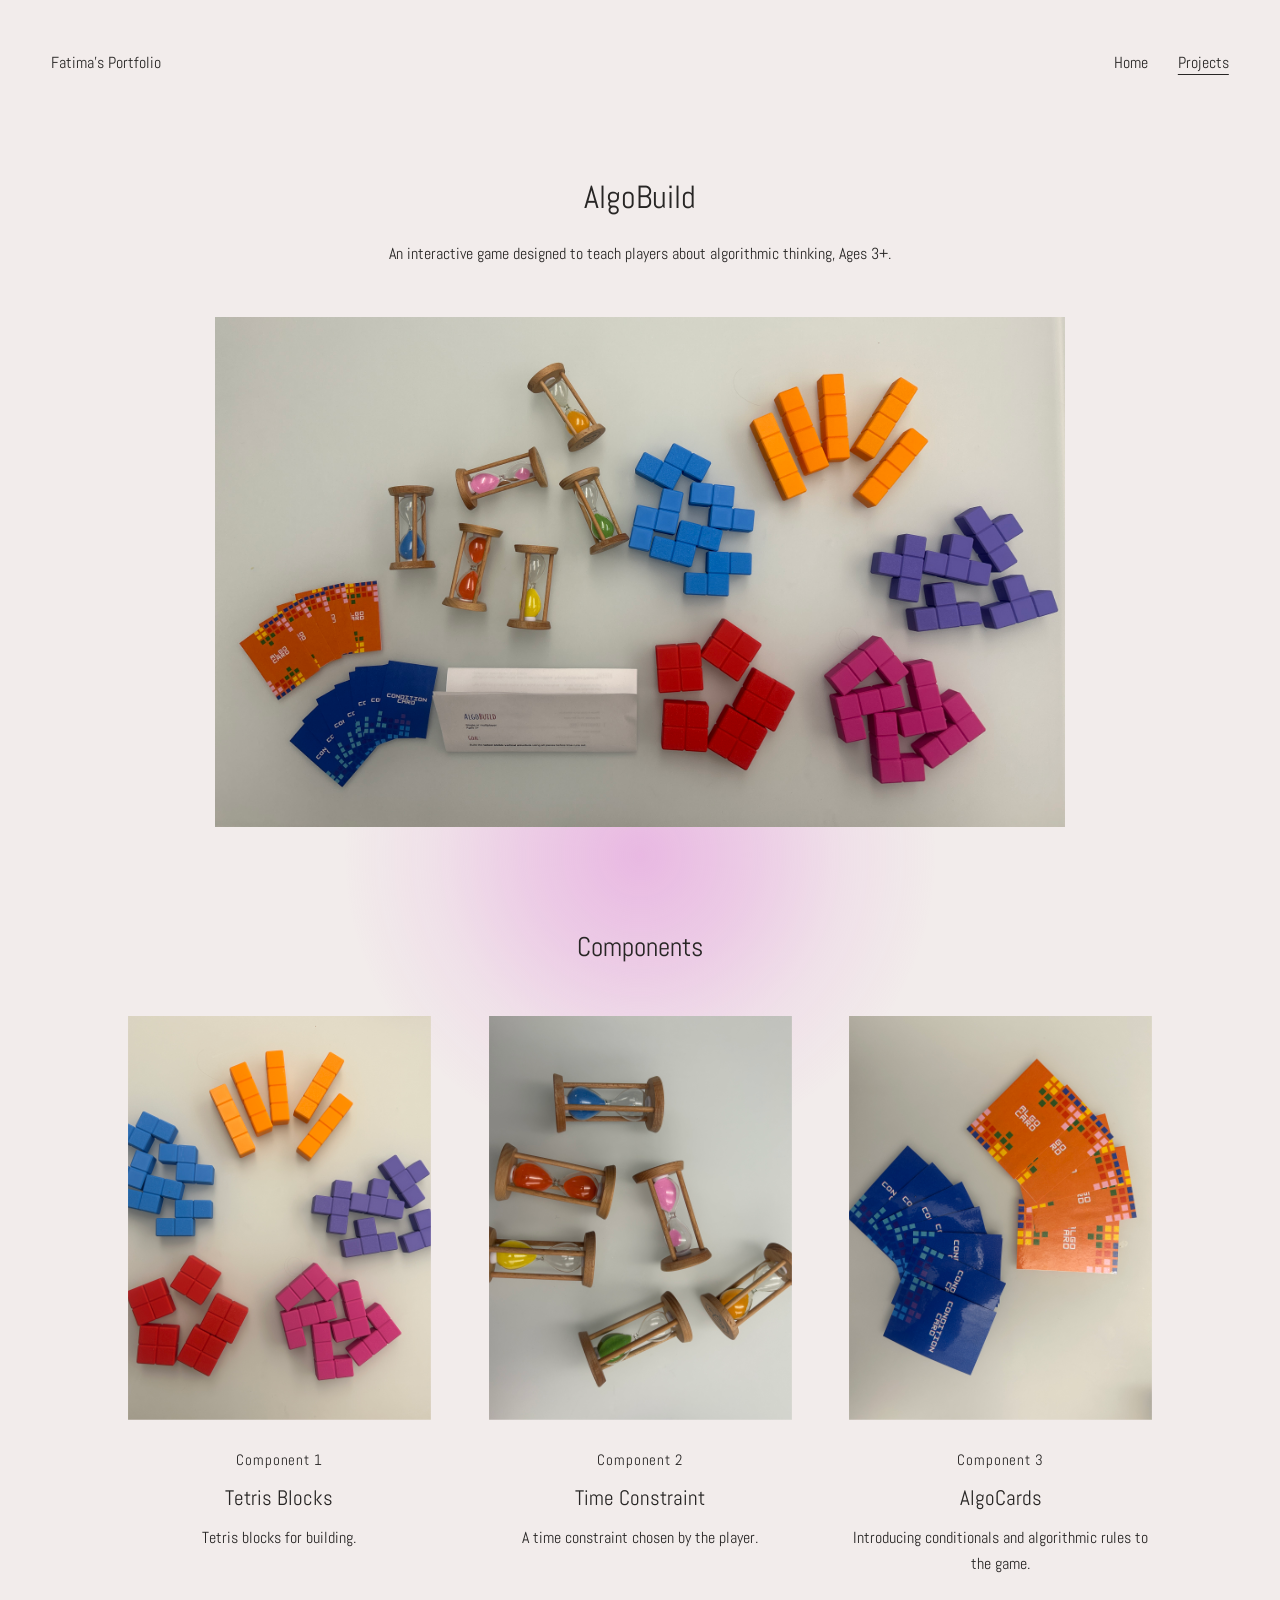
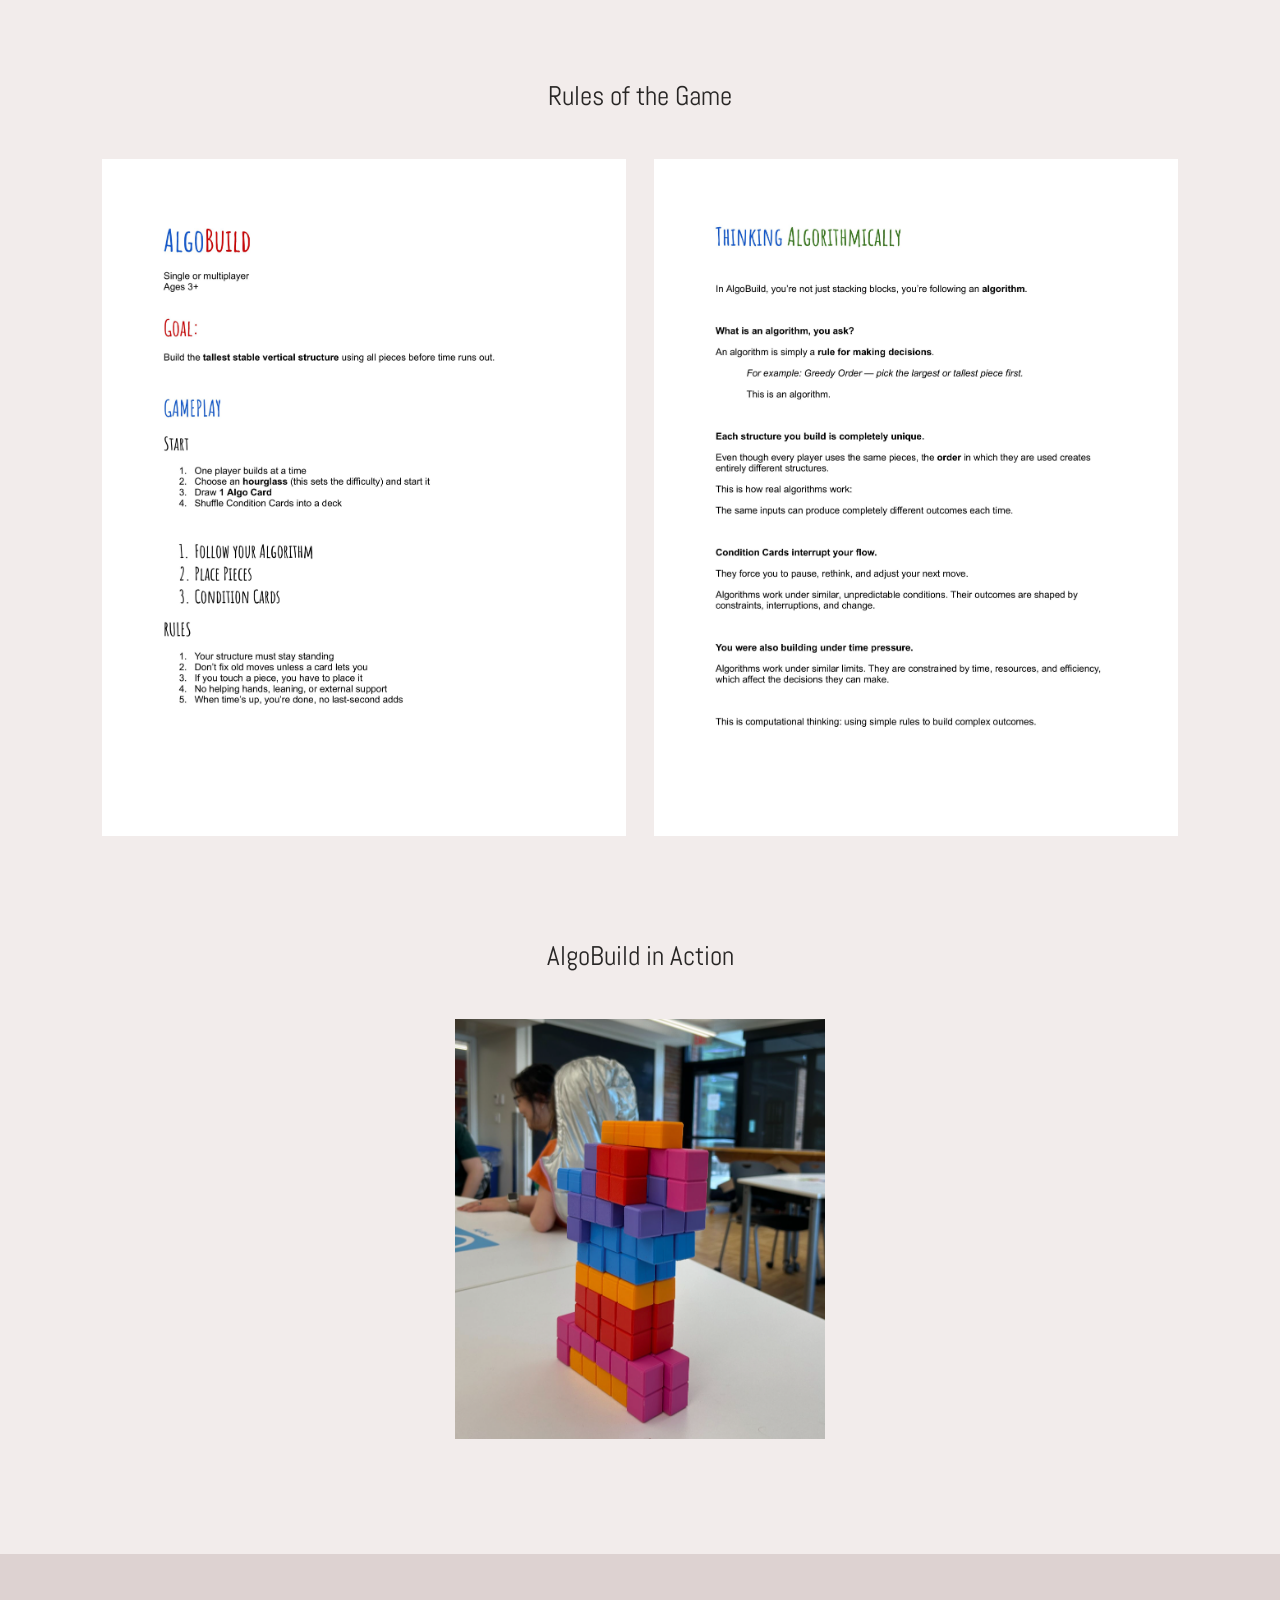
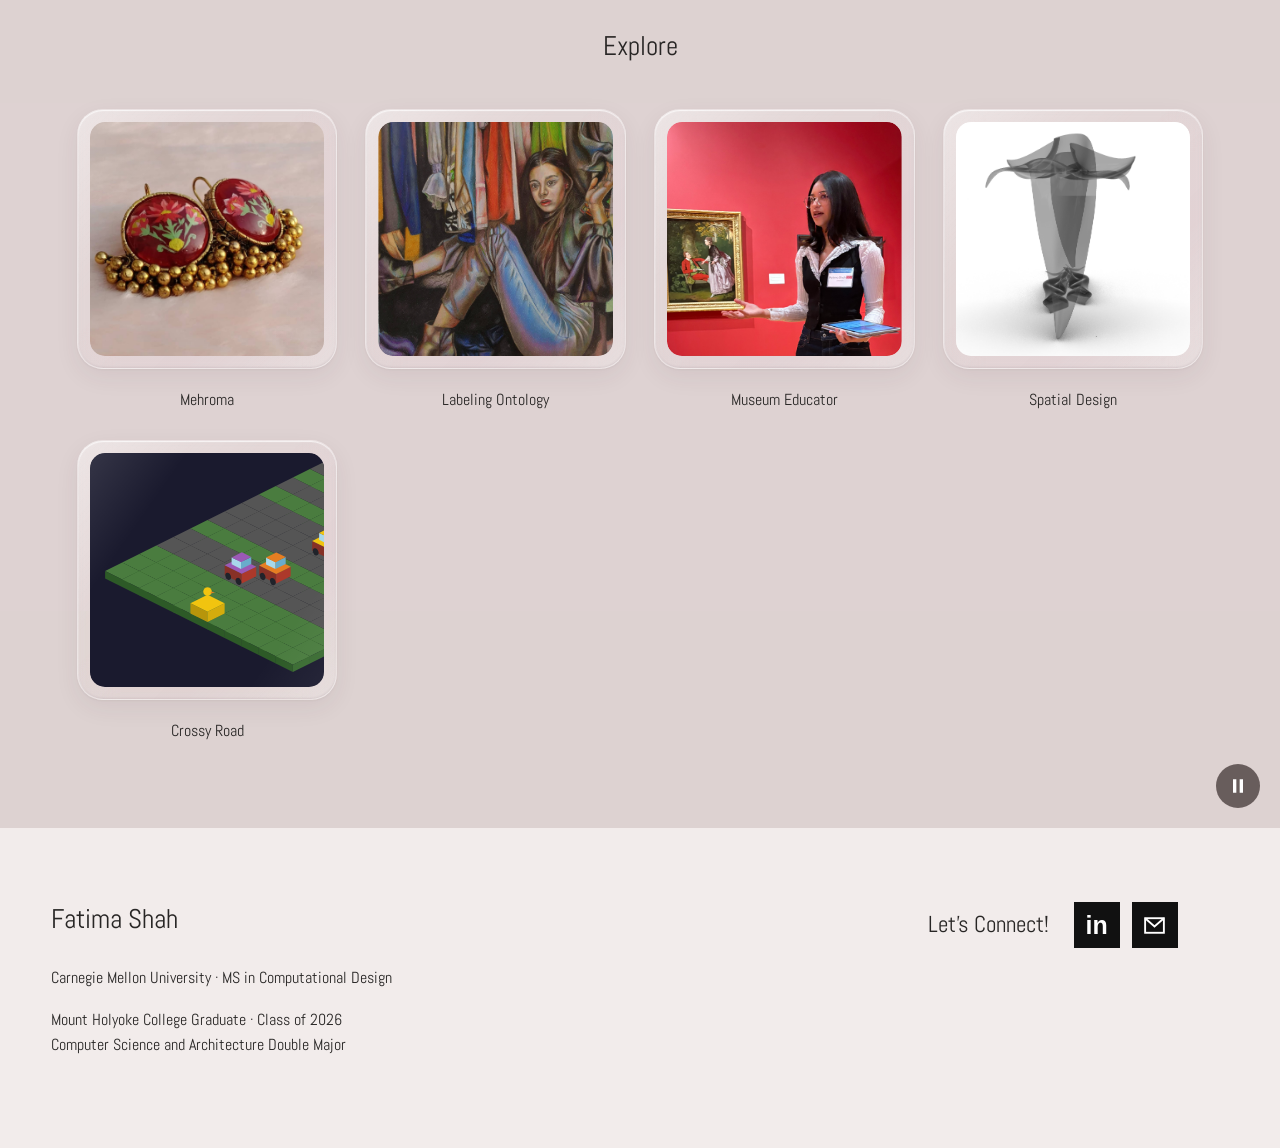
<file: algobuild.html>
<!DOCTYPE html>
<html lang="en">
<head>
  <meta charset="UTF-8">
  <meta name="viewport" content="width=device-width, initial-scale=1">
  <title>AlgoBuild — Fatima Shah</title>

  <link rel="preconnect" href="https://fonts.googleapis.com">
  <link rel="preconnect" href="https://fonts.gstatic.com" crossorigin>
  <link
    href="https://fonts.googleapis.com/css2?family=Abel&display=swap"
    rel="stylesheet"
  >

  <script src="script.js" defer></script>

  <style>
    * {
      box-sizing: border-box;
    }

    body {
      margin: 0;
      background: #f2eceb;
      color: #282625;
      font-family: "Abel", sans-serif;
      font-size: clamp(16px, 1.08vw, 21px);
      line-height: 1.6;
      isolation: isolate;
    }

    h1, h2, h3, p, figure {
      margin: 0;
    }

    h1, h2, h3 {
      font-weight: 400;
      line-height: 1.3;
    }

    h1 {
      font-size: clamp(32px, 2.2vw, 44px);
    }

    h2 {
      font-size: clamp(27px, 1.85vw, 37px);
    }

    h3 {
      font-size: clamp(21px, 1.4vw, 28px);
    }

    img {
      display: block;
      max-width: 100%;
      height: auto;
    }

    a {
      color: inherit;
      text-decoration: none;
    }

    a:hover {
      text-decoration: underline;
      text-underline-offset: 6px;
    }

    a:focus-visible,
    button:focus-visible {
      outline: 2px solid currentColor;
      outline-offset: 6px;
    }

    .pink-glow {
      position: fixed;
      top: 0;
      left: 0;
      width: clamp(340px, 46vw, 900px);
      aspect-ratio: 1;
      border-radius: 50%;
      pointer-events: none;
      z-index: -1;
      background: radial-gradient(
        circle,
        rgba(226, 147, 220, 0.58) 0%,
        rgba(226, 147, 220, 0.36) 27%,
        rgba(226, 147, 220, 0.13) 49%,
        rgba(226, 147, 220, 0) 72%
      );
      transform:
        translate3d(
          var(--halo-x, 50vw),
          var(--halo-y, 95vh),
          0
        )
        translate(-50%, -50%);
    }

    .site-header {
      display: flex;
      justify-content: space-between;
      align-items: center;
      gap: 24px;
      padding: 3.2vw 4vw;
    }

    .site-header nav {
      display: flex;
      gap: 30px;
    }

    .projects-nav {
      text-decoration: underline;
      text-underline-offset: 6px;
    }

    .hero {
      padding: 4vw 8vw 0;
      text-align: center;
    }

    .hero-description {
      max-width: 650px;
      margin: 22px auto 0;
    }

    /*
      The original photo is portrait.
      This landscape frame accommodates its rotated dimensions.
    */
    .hero-image {
      position: relative;
      width: min(100%, 1120px);
      aspect-ratio: 4 / 3;
      margin: 4vw auto 0;
      overflow: hidden;
    }

    .hero-image img {
      position: absolute;
      top: 50%;
      left: 50%;
      width: 75%;
      max-width: none;
      height: 133.333333%;
      object-fit: contain;
      transform: translate(-50%, -50%) rotate(-90deg);
    }

    .components {
      padding: 8vw 10vw 0;
    }

    .components > h2 {
      text-align: center;
      margin-bottom: 4vw;
    }

    .component-grid {
      display: grid;
      grid-template-columns: repeat(3, minmax(0, 1fr));
      gap: 4.5vw;
    }

    .component {
      text-align: center;
    }

    .component img {
      width: 100%;
      aspect-ratio: 3 / 4;
      object-fit: contain;
    }

    .component figcaption {
      margin-top: 28px;
    }

    .component-number {
      display: block;
      margin-bottom: 12px;
      font-size: 15px;
      letter-spacing: 0.06em;
    }

    .component p {
      max-width: 300px;
      margin: 14px auto 0;
    }

    .rules,
    .action {
      padding: 8vw 8vw 0;
      text-align: center;
    }

    .rules h2,
    .action h2 {
      margin-bottom: 3.5vw;
    }

    .rules-image {
      display: block;
      width: min(100%, 800px);
      margin: 0 auto;
    }

    .rules-image img {
      width: 100%;
    }

    .action img {
      width: min(100%, 740px);
      margin: 0 auto;
    }

    .action {
      padding-bottom: 9vw;
    }

    .explore {
      position: relative;
      padding: 7vw 8vw 8vw;
      background: rgba(165, 142, 139, 0.4);
      text-align: center;
    }

    .explore h2 {
      margin-bottom: 5vw;
    }

    .explore-grid {
      display: grid;
      grid-template-columns: repeat(4, minmax(0, 1fr));
      gap: 5vw;
      max-width: 1400px;
      margin: 0 auto;
    }

    .explore-grid img {
      width: 100%;
      aspect-ratio: 1;
      object-fit: cover;
    }

    .explore-grid figcaption {
      margin-top: 28px;
    }

    .motion-toggle {
      position: absolute;
      right: 20px;
      bottom: 20px;
      display: grid;
      place-items: center;
      width: 44px;
      height: 44px;
      padding: 12px;
      border: 0;
      border-radius: 50%;
      color: white;
      background: rgba(55, 43, 42, 0.7);
      cursor: pointer;
    }

    .motion-toggle[hidden] {
      display: none;
    }

    .motion-toggle svg {
      width: 100%;
      height: 100%;
      fill: currentColor;
    }

    .play-icon {
      display: none;
    }

    .motion-toggle[aria-pressed="true"] .pause-icon {
      display: none;
    }

    .motion-toggle[aria-pressed="true"] .play-icon {
      display: block;
    }

    .site-footer {
      display: flex;
      justify-content: space-between;
      align-items: flex-start;
      gap: 40px;
      padding: 5.8vw 8vw 7vw 4vw;
    }

    .footer-bio h2 {
      margin-bottom: 28px;
    }

    .footer-bio p + p {
      margin-top: 16px;
    }

    .footer-contact {
      display: flex;
      align-items: center;
      gap: 25px;
    }

    .footer-contact h2 {
      font-size: clamp(23px, 1.5vw, 30px);
    }

    .email-link {
      display: grid;
      place-items: center;
      width: 46px;
      height: 46px;
      color: white;
      background: #111;
    }

    .email-link svg {
      width: 25px;
      height: 25px;
      fill: none;
      stroke: currentColor;
      stroke-width: 1.8;
    }

    @media (max-width: 700px) {
      .site-header {
        padding: 25px 6vw;
      }

      .site-header nav {
        gap: 18px;
      }

      .hero {
        padding: 45px 6vw 0;
      }

      .hero-image {
        margin-top: 35px;
      }

      .components {
        padding: 65px 8vw 0;
      }

      .components > h2 {
        margin-bottom: 35px;
      }

      .component-grid {
        grid-template-columns: 1fr;
        gap: 50px;
      }

      .component {
        width: min(100%, 380px);
        margin: 0 auto;
      }

      .rules,
      .action {
        padding: 65px 6vw 0;
      }

      .rules h2,
      .action h2 {
        margin-bottom: 30px;
      }

      .action {
        padding-bottom: 70px;
      }

      .explore {
        padding: 55px 8vw 80px;
      }

      .explore h2 {
        margin-bottom: 35px;
      }

      .explore-grid {
        grid-template-columns: repeat(2, minmax(0, 1fr));
        gap: 35px 7vw;
      }

      .explore-grid figcaption {
        margin-top: 16px;
      }

      .site-footer {
        flex-direction: column;
        padding: 50px 8vw 65px;
      }

      .footer-contact {
        align-self: flex-end;
      }
    }
    /* Smaller hero */
.hero-image {
  width: min(100%, 850px);
}

.component img {
  width: 100%;
  aspect-ratio: 3 / 4;
  object-fit: cover;
  object-position: center;
  clip-path: inset(6%);
  transform: scale(1.136);
}

/* Two rules images side by side */
.rules-grid {
  display: grid;
  grid-template-columns: repeat(2, minmax(0, 1fr));
  gap: 28px;
  max-width: 1200px;
  margin: 0 auto;
  align-items: start;
}

.rules-grid a,
.rules-grid img {
  display: block;
  width: 100%;
}

/* Half the previous desktop image width */
.action img {
  width: min(100%, 370px);
}

@media (max-width: 600px) {
  .rules-grid {
    grid-template-columns: 1fr;
  }
}
.hero-image {
  aspect-ratio: 5 / 3;
  overflow: hidden;
}

.hero-image img {
  top: 37.5%;
  left: 50%;
  width: 75%;
  height: 166.666667%;
  max-width: none;
  object-fit: contain;
  transform: translate(-50%, -50%) rotate(-90deg);
}
.hero-image {
  aspect-ratio: 5 / 3;
  overflow: hidden;
}

.hero-image img {
  top: 37.5%;
  left: 50%;
  width: 75%;
  height: 166.666667%;
  max-width: none;
  object-fit: contain;
  transform: translate(-50%, -50%) rotate(-90deg);
}
/* Consistent glass Explore sections */
.explore {
  position: relative;
  isolation: auto;
  background: rgba(165, 142, 139, 0.4);
  padding: 80px 7vw 90px;
  color: #282625;
}

.explore::before {
  content: none;
}

.explore > h2 {
  color: #282625;
  text-align: center;
  margin-bottom: 55px;
}

.explore .explore-grid {
  display: flex;
  flex-wrap: wrap;
  justify-content: center;
  align-items: flex-start;
  gap: 45px;
  width: 100%;
  max-width: 1300px;
  margin: 0 auto;
}

.explore .explore-grid > a {
  position: relative;
  display: block;
  flex: 0 1 260px;
  min-width: 0;
  padding: 12px 12px 0;
  color: #282625;
  text-align: center;
  text-decoration: none;
  background: transparent;

  transition:
    transform 400ms ease,
    filter 400ms ease,
    opacity 400ms ease;
}

/* Square glass panel behind each picture */
.explore .explore-grid > a::before {
  content: "";
  position: absolute;
  top: 0;
  left: 0;
  width: 100%;
  aspect-ratio: 1;
  box-sizing: border-box;
  pointer-events: none;

  background: rgba(255, 255, 255, 0.12);
  border: 1px solid rgba(255, 255, 255, 0.65);
  border-radius: 0;

  -webkit-backdrop-filter: blur(12px);
  backdrop-filter: blur(12px);

  box-shadow:
    inset 0 1px 0 rgba(255, 255, 255, 0.7),
    0 5px 20px rgba(65, 45, 60, 0.05);

  transition:
    background 400ms ease,
    border-color 400ms ease,
    box-shadow 400ms ease;
}

/* Supports both versions of your existing markup */
.explore .explore-grid > a > figure {
  position: relative;
  margin: 0;
}

.explore .explore-grid img {
  position: relative;
  display: block;
  width: 100%;
  height: auto;
  aspect-ratio: 1;
  object-fit: cover;
  object-position: center;
  border: 0;
  border-radius: 0;
}

/* Captions sit outside the square glass outline */
.explore .explore-grid > a > span,
.explore .explore-grid figcaption {
  position: relative;
  display: block;
  margin: 34px 0 0;
  color: #282625;
  font-size: clamp(16px, 1.08vw, 21px);
  line-height: 1.4;
}

/* Gentle lift and matching background blur */
@media (hover: hover) and (pointer: fine) {
  .explore .explore-grid:has(> a:hover)
    > a:not(:hover):not(:focus-visible) {
    filter: blur(3px);
    opacity: 0.6;
  }

  .explore .explore-grid > a:hover {
    transform: translateY(-7px);
    text-decoration: none;
  }

  .explore .explore-grid > a:hover::before {
    background: rgba(255, 255, 255, 0.22);
    border-color: rgba(255, 255, 255, 0.95);

    box-shadow:
      inset 0 1px 0 rgba(255, 255, 255, 0.95),
      inset 0 0 0 1px rgba(255, 255, 255, 0.18),
      0 18px 38px rgba(70, 45, 65, 0.13);
  }
}

.explore .explore-grid > a:focus-visible {
  outline: 2px solid #95758d;
  outline-offset: 6px;
}

/* Two columns on phones */
@media (max-width: 600px) {
  .explore {
    padding: 55px 6vw 80px;
  }

  .explore > h2 {
    margin-bottom: 35px;
  }

  .explore .explore-grid {
    gap: 30px 18px;
  }

  .explore .explore-grid > a {
    flex: 0 1 calc(50% - 9px);
    padding: 8px 8px 0;
  }

  .explore .explore-grid > a > span,
  .explore .explore-grid figcaption {
    margin-top: 25px;
    font-size: 16px;
  }
}

@media (prefers-reduced-motion: reduce) {
  .explore .explore-grid > a,
  .explore .explore-grid > a::before {
    transition: none;
  }

  .explore .explore-grid > a:hover {
    transform: none;
  }
}
  </style>
</head>

<body>
  <div class="pink-glow" aria-hidden="true"></div>

  <header class="site-header">
    <a href="index.html">Fatima's Portfolio</a>

    <nav aria-label="Main navigation">
      <a href="index.html">Home</a>
      <a class="projects-nav" href="index.html#projects">Projects</a>
    </nav>
  </header>

  <main>
    <section class="hero" aria-labelledby="algobuild-title">
      <h1 id="algobuild-title">AlgoBuild</h1>

      <p class="hero-description">
        An interactive game designed to teach players about
        algorithmic thinking, Ages 3+.
      </p>

      <figure class="hero-image">
        <img
          src="images/algo2.JPG"
          alt="AlgoBuild game with colorful building blocks, hourglasses, and algorithm cards"
          fetchpriority="high"
        >
      </figure>
    </section>

    <section class="components" aria-labelledby="components-title">
      <h2 id="components-title">Components</h2>

      <div class="component-grid">
        <figure class="component">
          <img
            src="images/algo1.JPG"
            alt="Colorful Tetris-shaped building blocks"
            loading="lazy"
          >

          <figcaption>
            <span class="component-number">Component 1</span>
            <h3>Tetris Blocks</h3>
            <p>Tetris blocks for building.</p>
          </figcaption>
        </figure>

        <figure class="component">
          <img
            src="images/algo3.JPG"
            alt="Six hourglasses with different colored sand"
            loading="lazy"
          >

          <figcaption>
            <span class="component-number">Component 2</span>
            <h3>Time Constraint</h3>
            <p>
              A time constraint chosen by the player.
            </p>
          </figcaption>
        </figure>

        <figure class="component">
          <img
            src="images/algo4.JPG"
            alt="Orange AlgoCards and blue Condition Cards"
            loading="lazy"
          >

          <figcaption>
            <span class="component-number">Component 3</span>
            <h3>AlgoCards</h3>
            <p>
              Introducing conditionals and algorithmic rules
              to the game.
            </p>
          </figcaption>
        </figure>
      </div>
    </section>
    <section class="rules" aria-labelledby="rules-title">
        <h2 id="rules-title">Rules of the Game</h2>
      
        <div class="rules-grid">
          <a
            href="images/rules1.jpg"
            target="_blank"
            rel="noopener"
            aria-label="Open game rules page 1 at full size"
          >
            <img
              src="images/rules1.jpg"
              alt="AlgoBuild game rules, page 1"
              loading="lazy"
            >
          </a>
      
          <a
            href="images/rules2.jpg"
            target="_blank"
            rel="noopener"
            aria-label="Open game rules page 2 at full size"
          >
            <img
              src="images/rules2.jpg"
              alt="AlgoBuild game rules, page 2"
              loading="lazy"
            >
          </a>
        </div>
      </section>
    </section>

    <section class="action" aria-labelledby="action-title">
      <h2 id="action-title">AlgoBuild in Action</h2>

      <img
        src="images/algo7.png"
        alt="A tall freestanding structure built with colorful AlgoBuild blocks"
        loading="lazy"
      >
    </section>

    <section class="explore" aria-labelledby="explore-title">
      <h2 id="explore-title">Explore</h2>

      <div class="explore-grid">
        <a href="mehroma.html">
          <figure>
            <img
              src="images/red2.jpg"
              alt="Mehroma floral earrings"
              loading="lazy"
            >
            <figcaption>Mehroma</figcaption>
          </figure>
        </a>

        <a href="labeling_ontology.html">
          <figure>
            <img
              src="images/ontol1.jpg"
              alt="Closet, a colored-pencil self-portrait"
              loading="lazy"
            >
            <figcaption>Labeling Ontology</figcaption>
          </figure>
        </a>

        <a href="spatial_design.html">
          <figure>
            <img
              src="images/bench_render2.png"
              alt="Sculptural Hudson River bench design"
              loading="lazy"
            >
            <figcaption>Spatial Design</figcaption>
          </figure>
        </a>

        <a href="museum_educator.html">
          <figure>
            <img
              src="images/mus1.jpg"
              alt="Fatima presenting in the museum"
              loading="lazy"
            >
            <figcaption>Museum Educator</figcaption>
          </figure>
        </a>
      </div>

      <button
        class="motion-toggle"
        type="button"
        aria-label="Pause cursor halo"
        aria-pressed="false"
        hidden
      >
        <svg class="pause-icon" viewBox="0 0 24 24" aria-hidden="true">
          <path d="M6 4h4v16H6zM14 4h4v16h-4z"/>
        </svg>
        <svg class="play-icon" viewBox="0 0 24 24" aria-hidden="true">
          <path d="M7 4v16l13-8z"/>
        </svg>
      </button>
    </section>
  </main>

  <footer class="site-footer">
    <div class="footer-bio">
      <h2>Fatima Shah</h2>
      <p>Carnegie Mellon University · MS in Computational Design</p>
      <p>
        Mount Holyoke College Graduate · Class of 2026<br>
        Computer Science and Architecture Double Major
      </p>
    </div>

    <div class="footer-contact">
      <h2>Let’s Connect!</h2>

      <a
        class="email-link"
        href="mailto:fatimas@andrew.cmu.edu"
        aria-label="Email Fatima Shah"
      >
        <svg viewBox="0 0 24 24" aria-hidden="true">
          <rect x="3" y="5" width="18" height="14"/>
          <path d="m3 5 9 8 9-8"/>
        </svg>
      </a>
    </div>
  </footer>
</body>
</html>
</file>
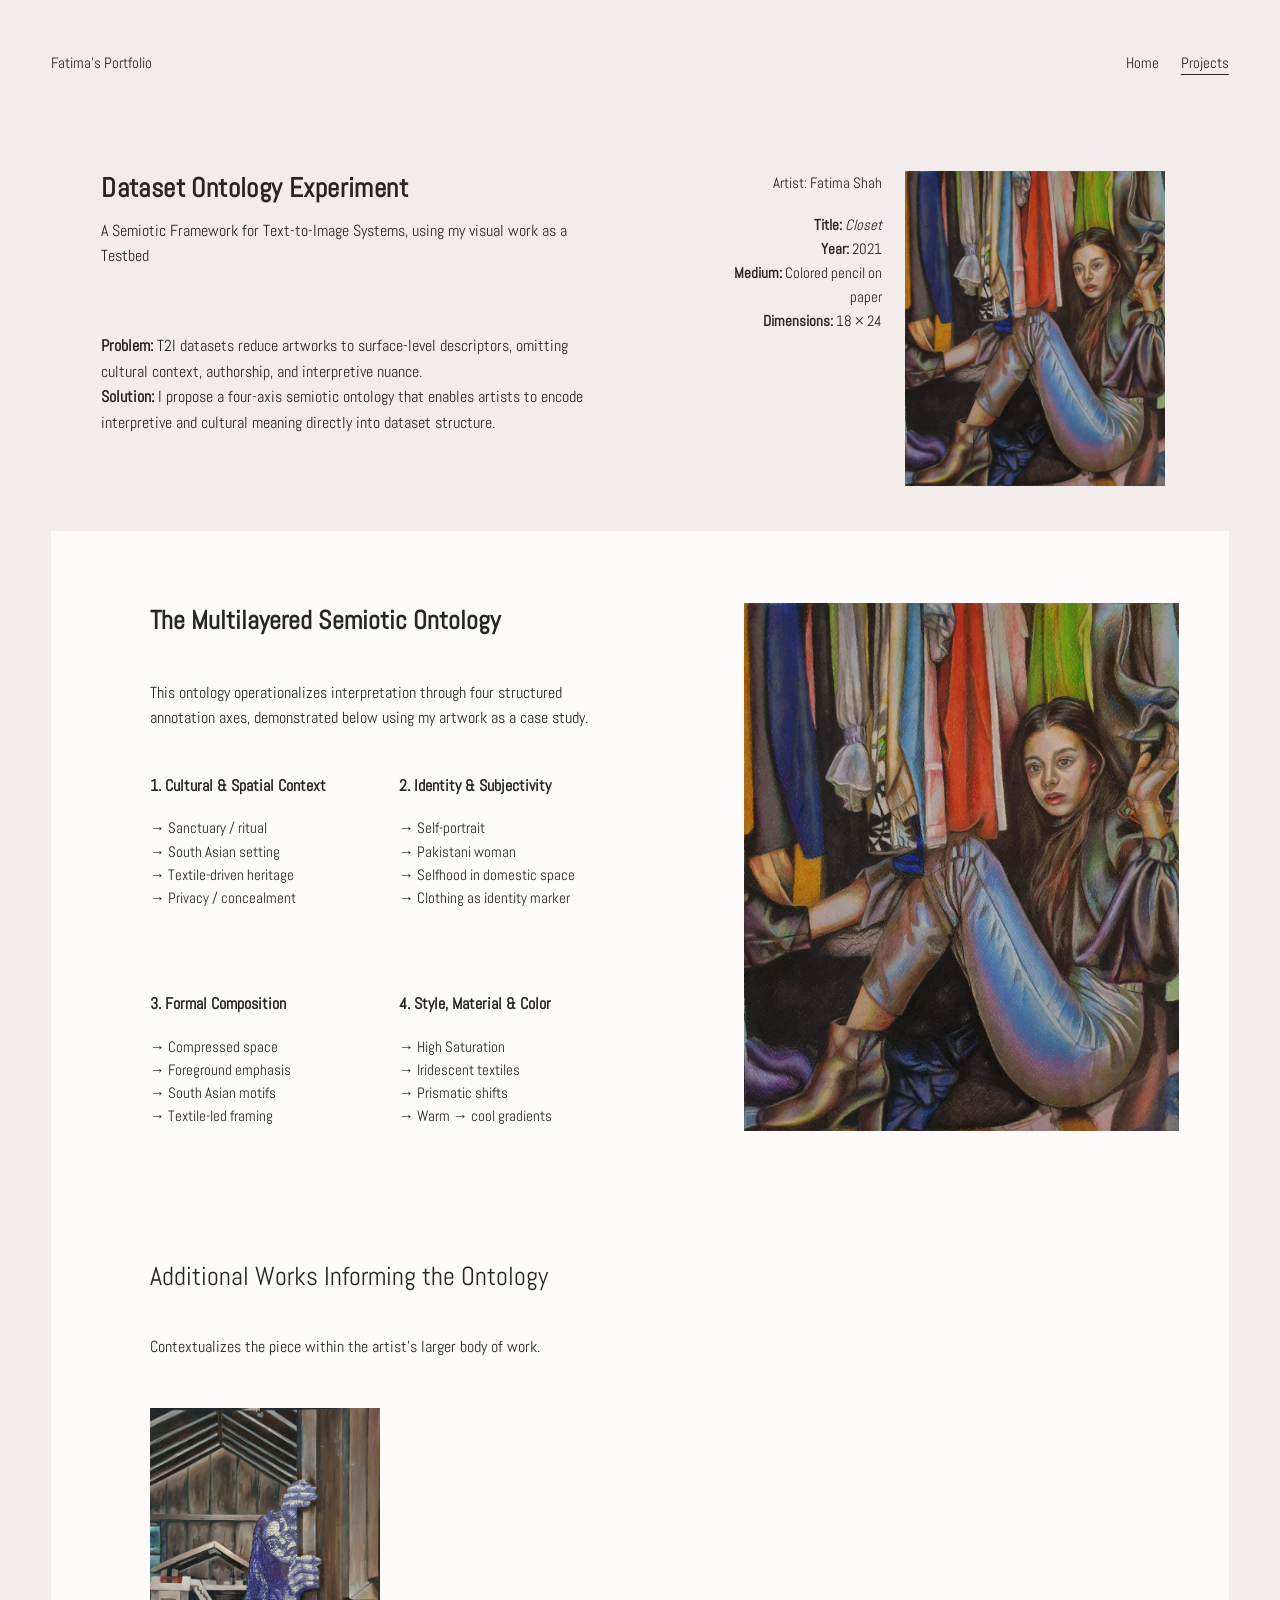
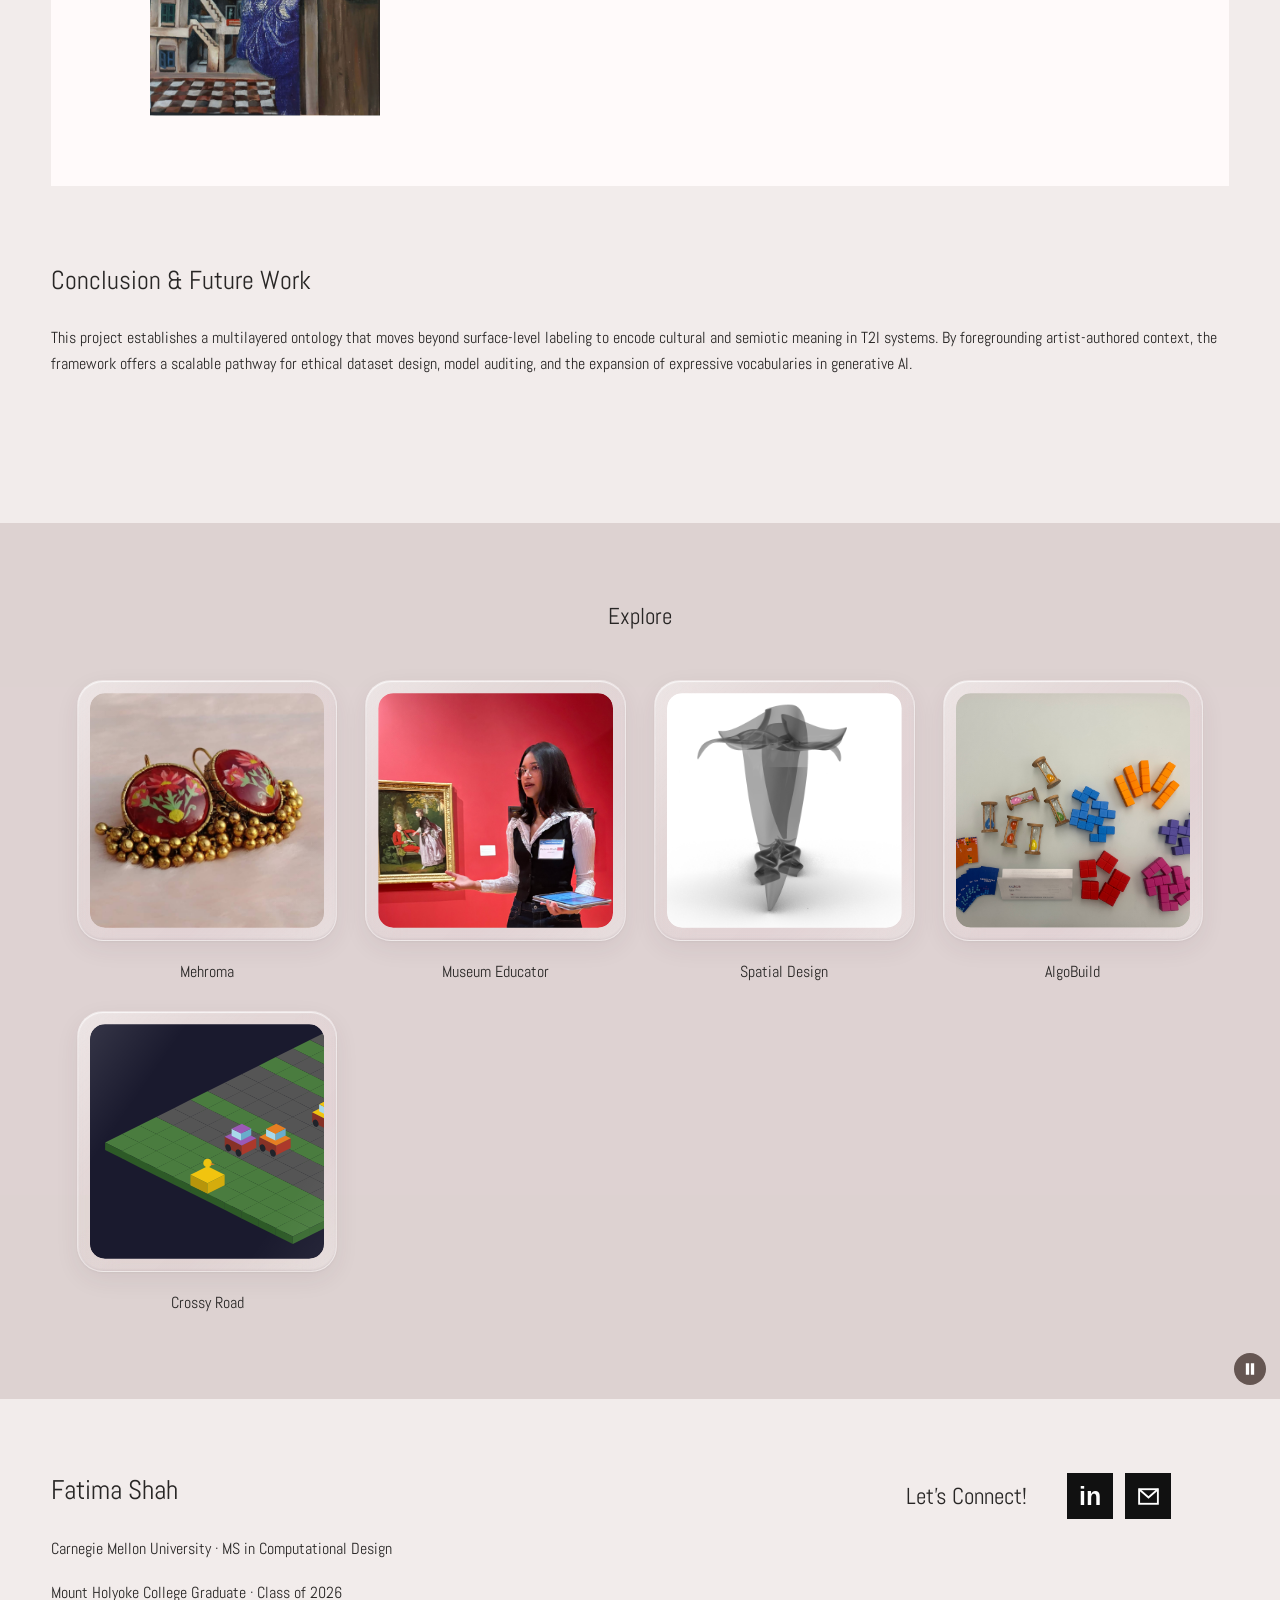
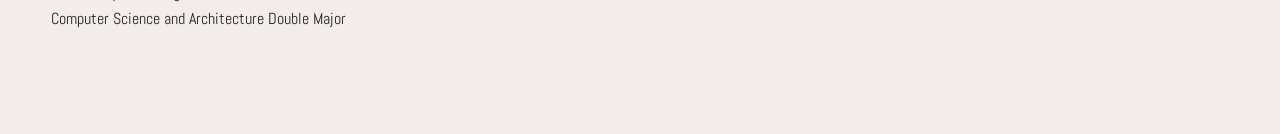
<file: labeling_ontology.html>
<!DOCTYPE html>
<html lang="en">
<head>
  <meta charset="UTF-8">
  <meta name="viewport" content="width=device-width, initial-scale=1">

  <title>Labeling Ontology — Fatima Shah</title>

  <link rel="preconnect" href="https://fonts.googleapis.com">
  <link rel="preconnect" href="https://fonts.gstatic.com" crossorigin>
  <link
    href="https://fonts.googleapis.com/css2?family=Abel&display=swap"
    rel="stylesheet"
  >

  <script src="script.js" defer></script>

  <style>
    :root {
      --paper: #f2eceb;
      --panel: #fffafa;
      --ink: #282625;
      --pink: 226, 147, 220;
    }

    * {
      box-sizing: border-box;
    }

    html {
      scroll-behavior: smooth;
    }

    body {
      margin: 0;
      background: var(--paper);
      color: var(--ink);
      font-family: "Abel", Arial, sans-serif;
      font-weight: 400;
      line-height: 1.6;
      -webkit-font-smoothing: antialiased;
      isolation: isolate;
    }

    h1, h2, h3, p, figure {
      margin: 0;
    }

    h1, h2, h3 {
      font-weight: 400;
    }

    img {
      display: block;
      max-width: 100%;
      height: auto;
    }

    a {
      color: inherit;
    }

    a:focus-visible,
    button:focus-visible {
      outline: 2px solid currentColor;
      outline-offset: 6px;
    }

    /* Navigation */

    .site-header {
      display: flex;
      align-items: center;
      justify-content: space-between;
      padding: 3.2vw 4vw;
    }

    .wordmark,
    .site-nav a {
      font-size: clamp(15px, 1.08vw, 21px);
      text-decoration: none;
    }

    .site-nav {
      display: flex;
      gap: 22px;
    }

    .site-nav a[aria-current],
    .site-nav a:hover {
      text-decoration: underline;
      text-underline-offset: 6px;
      text-decoration-thickness: 1px;
    }

    /* Cursor halo */

    .pink-glow {
      position: fixed;
      z-index: -1;
      top: 0;
      left: 0;
      width: clamp(340px, 46vw, 900px);
      aspect-ratio: 1;
      border-radius: 50%;
      pointer-events: none;

      background: radial-gradient(
        circle,
        rgba(var(--pink), 0.58) 0%,
        rgba(var(--pink), 0.36) 27%,
        rgba(var(--pink), 0.13) 49%,
        rgba(var(--pink), 0) 72%
      );

      transform:
        translate3d(
          var(--halo-x, 50vw),
          var(--halo-y, 95vh),
          0
        )
        translate(-50%, -50%);
    }

    /* Introduction */

    .project-intro {
      display: grid;
      grid-template-columns: minmax(0, 1fr) 35vw;
      gap: 10vw;
      align-items: start;
      padding: 3.5vw 9vw 3.5vw 7.9vw;
    }

    .intro-copy h1 {
      font-size: clamp(27px, 1.9vw, 38px);
      line-height: 1.3;
      letter-spacing: 0.015em;
      font-weight: 600;
    }

    .subtitle {
      margin-top: 12px;
      font-size: clamp(16px, 1.08vw, 21px);
      line-height: 1.6;
    }

    .problem-solution {
      margin-top: 5vw;
      font-size: clamp(16px, 1.08vw, 21px);
      line-height: 1.6;
    }

    strong {
      font-weight: 700;
    }

    .artwork-overview {
      display: grid;
      grid-template-columns: minmax(0, 1fr) 20.3vw;
      align-items: start;
      gap: 1.8vw;
    }

    .artwork-details {
      text-align: right;
      font-size: clamp(15px, 1.08vw, 21px);
      line-height: 1.6;
    }

    .artist-name {
      margin-bottom: 1.2em;
    }

    .artwork-overview img {
      width: 100%;
    }

    /* White case-study panel */

    .case-study {
      margin: 0 4vw;
      padding: 5.6vw 3.9vw 5.5vw 7.7vw;
      background: var(--panel);
    }

    .ontology-layout {
      display: grid;
      grid-template-columns: minmax(0, 1fr) 34vw;
      gap: 10.5vw;
      align-items: start;
    }

    .ontology-copy h2 {
      font-size: clamp(26px, 1.85vw, 37px);
      font-weight: 600;
      line-height: 1.35;
    }

    .ontology-description {
      max-width: 29em;
      margin-top: 3.3vw;
      font-size: clamp(16px, 1.08vw, 21px);
      line-height: 1.6;
    }

    .axes {
      display: grid;
      grid-template-columns: repeat(2, minmax(0, 1fr));
      column-gap: 3vw;
      row-gap: 6.4vw;
      margin-top: 3.3vw;
    }

    .axis h3 {
      margin-bottom: 1.1em;
      font-size: clamp(16px, 1.08vw, 21px);
      font-weight: 700;
      line-height: 1.6;
    }

    .axis ul {
      margin: 0;
      padding: 0;
      list-style: none;
    }

    .axis li {
      font-size: clamp(15px, 1vw, 20px);
      line-height: 1.55;
    }

    .axis li::before {
      content: "→ ";
    }

    .main-artwork img {
      width: 100%;
      height: auto;
    }

    /* Additional artwork */

    .additional-works {
      margin-top: 10vw;
    }

    .additional-works h2 {
      font-size: clamp(26px, 1.85vw, 37px);
      line-height: 1.35;
    }

    .additional-works > p {
      margin-top: 3.1vw;
      font-size: clamp(16px, 1.08vw, 21px);
    }

    .additional-gallery {
      display: grid;
      grid-template-columns: repeat(2, 18vw);
      gap: 3.3vw;
      margin-top: 3.8vw;
    }

    .additional-gallery img {
      width: 100%;
      height: auto;
    }

    /* Conclusion */

    .conclusion {
      padding: 6vw 4vw 11.5vw;
    }

    .conclusion h2 {
      margin-bottom: 2.1vw;
      font-size: clamp(26px, 1.85vw, 37px);
      line-height: 1.35;
    }

    .conclusion p {
      font-size: clamp(16px, 1.08vw, 21px);
      line-height: 1.6;
    }

    /* Explore */

    .explore {
      position: relative;
      padding: 8vw 0 11.5vw;
      background: rgba(165, 142, 139, 0.92);
      color: var(--paper);
    }

    .explore h2 {
      margin-bottom: 6vw;
      text-align: center;
      font-size: clamp(23px, 1.5vw, 30px);
    }

    .explore-grid {
      display: grid;
      grid-template-columns: repeat(3, 15.7vw);
      justify-content: space-between;
      margin-left: 17%;
      margin-right: 13.1%;
    }

    .explore-grid a {
      min-width: 0;
      text-align: center;
      text-decoration: none;
    }

    .explore-grid img {
      width: 100%;
      aspect-ratio: 1;
      object-fit: cover;
    }

    .explore-grid span {
      display: block;
      margin-top: 3.5vw;
      font-size: clamp(16px, 1.08vw, 21px);
    }

    .explore-grid a:hover span {
      text-decoration: underline;
      text-underline-offset: 5px;
    }

    /* Pause control */

    .motion-toggle {
      position: absolute;
      right: 14px;
      bottom: 14px;
      display: grid;
      place-items: center;
      width: 32px;
      height: 32px;
      padding: 6px;
      border: 0;
      border-radius: 50%;
      background: #655652;
      color: white;
      cursor: pointer;
    }

    .motion-toggle[hidden] {
      display: none;
    }

    .motion-toggle svg {
      width: 100%;
      height: 100%;
      fill: currentColor;
    }

    .play-icon {
      display: none;
    }

    .motion-toggle[aria-pressed="true"] .pause-icon {
      display: none;
    }

    .motion-toggle[aria-pressed="true"] .play-icon {
      display: block;
    }

    /* Footer */

    .site-footer {
      display: grid;
      grid-template-columns: minmax(0, 1fr) auto;
      align-items: start;
      gap: 40px;
      padding: 5.8vw 8.5vw 8vw 4vw;
    }

    .footer-details h2 {
      margin-bottom: 28px;
      font-size: clamp(27px, 1.85vw, 36px);
      line-height: 1.3;
    }

    .footer-details p {
      font-size: clamp(16px, 1.08vw, 21px);
    }

    .footer-details p + p {
      margin-top: 18px;
    }

    .footer-contact {
      display: flex;
      align-items: center;
      justify-self: end;
      gap: 40px;
    }

    .footer-contact h2 {
      font-size: clamp(23px, 1.5vw, 30px);
      white-space: nowrap;
    }

    .social-links {
      display: flex;
      gap: 10px;
    }

    .social-link {
      display: grid;
      place-items: center;
      width: 36px;
      height: 36px;
      padding: 8px;
      border: 0;
      border-radius: 0;
      background: #000;
      color: var(--paper);
      text-decoration: none;
    }

    .social-link:disabled {
      opacity: 1;
    }

    .linkedin {
      font-family: Arial, sans-serif;
      font-size: 21px;
      font-weight: 700;
      letter-spacing: -1px;
    }

    .social-link svg {
      width: 100%;
      height: 100%;
      fill: none;
      stroke: currentColor;
      stroke-width: 1.8;
    }

    /* Tablet */

    @media (max-width: 1000px) {
      .site-header {
        padding: 30px 5vw;
      }

      .project-intro {
        grid-template-columns: 1fr 0.9fr;
        gap: 5vw;
        padding: 45px 6vw 55px;
      }

      .artwork-overview {
        grid-template-columns: 1fr;
        gap: 25px;
      }

      .artwork-details {
        text-align: left;
      }

      .artwork-overview img {
        width: min(100%, 300px);
      }

      .ontology-layout {
        grid-template-columns: 1fr 0.8fr;
        gap: 5vw;
      }

      .case-study {
        padding: 50px 5vw;
      }

      .axes {
        column-gap: 20px;
        row-gap: 40px;
      }

      .additional-gallery {
        grid-template-columns: repeat(2, minmax(0, 1fr));
        max-width: 600px;
      }

      .footer-contact {
        gap: 20px;
      }
    }

    /* Phone */

    @media (max-width: 650px) {
      .project-intro {
        grid-template-columns: 1fr;
        gap: 40px;
        padding: 40px 8vw 50px;
      }

      .problem-solution {
        margin-top: 30px;
      }

      .artwork-overview {
        grid-template-columns: minmax(0, 1fr) minmax(0, 1fr);
        gap: 20px;
      }

      .artwork-details {
        font-size: 14px;
      }

      .ontology-layout {
        grid-template-columns: 1fr;
        gap: 40px;
      }

      .case-study {
        margin: 0 4vw;
        padding: 40px 5vw;
      }

      .ontology-description {
        margin-top: 25px;
      }

      .axes {
        margin-top: 30px;
        gap: 30px 20px;
      }

      .axis h3 {
        font-size: 16px;
      }

      .axis li {
        font-size: 15px;
      }

      .main-artwork {
        width: min(100%, 420px);
        margin: 0 auto;
      }

      .additional-works {
        margin-top: 60px;
      }

      .additional-works > p {
        margin-top: 25px;
      }

      .additional-gallery {
        margin-top: 30px;
        gap: 20px;
      }

      .conclusion {
        padding: 50px 8vw 70px;
      }

      .conclusion h2 {
        margin-bottom: 25px;
      }

      .explore {
        padding: 55px 8vw 80px;
      }

      .explore h2 {
        margin-bottom: 35px;
      }

      .explore-grid {
        grid-template-columns: repeat(3, minmax(0, 1fr));
        gap: 5vw;
        margin: 0;
      }

      .explore-grid span {
        font-size: 14px;
        margin-top: 18px;
      }

      .site-footer {
        grid-template-columns: 1fr;
        padding: 55px 8vw 70px;
      }

      .footer-contact {
        justify-self: end;
        flex-wrap: wrap;
        justify-content: flex-end;
      }
    }

    @media (max-width: 380px) {
      .axes {
        grid-template-columns: 1fr;
      }
    }

    @media (prefers-reduced-motion: reduce) {
      html {
        scroll-behavior: auto;
      }
    }
    .explore {
    position: relative;
    isolation: auto;
    overflow: hidden;
    background: rgba(165, 142, 139, 0.4);
    }

    .explore::before {
    content: none;
    }
    /* Consistent glass Explore sections */
.explore {
  position: relative;
  isolation: auto;
  background: rgba(165, 142, 139, 0.4);
  padding: 80px 7vw 90px;
  color: #282625;
}

.explore::before {
  content: none;
}

.explore > h2 {
  color: #282625;
  text-align: center;
  margin-bottom: 55px;
}

.explore .explore-grid {
  display: flex;
  flex-wrap: wrap;
  justify-content: center;
  align-items: flex-start;
  gap: 45px;
  width: 100%;
  max-width: 1300px;
  margin: 0 auto;
}

.explore .explore-grid > a {
  position: relative;
  display: block;
  flex: 0 1 260px;
  min-width: 0;
  padding: 12px 12px 0;
  color: #282625;
  text-align: center;
  text-decoration: none;
  background: transparent;

  transition:
    transform 400ms ease,
    filter 400ms ease,
    opacity 400ms ease;
}

/* Square glass panel behind each picture */
.explore .explore-grid > a::before {
  content: "";
  position: absolute;
  top: 0;
  left: 0;
  width: 100%;
  aspect-ratio: 1;
  box-sizing: border-box;
  pointer-events: none;

  background: rgba(255, 255, 255, 0.12);
  border: 1px solid rgba(255, 255, 255, 0.65);
  border-radius: 0;

  -webkit-backdrop-filter: blur(12px);
  backdrop-filter: blur(12px);

  box-shadow:
    inset 0 1px 0 rgba(255, 255, 255, 0.7),
    0 5px 20px rgba(65, 45, 60, 0.05);

  transition:
    background 400ms ease,
    border-color 400ms ease,
    box-shadow 400ms ease;
}

/* Supports both versions of your existing markup */
.explore .explore-grid > a > figure {
  position: relative;
  margin: 0;
}

.explore .explore-grid img {
  position: relative;
  display: block;
  width: 100%;
  height: auto;
  aspect-ratio: 1;
  object-fit: cover;
  object-position: center;
  border: 0;
  border-radius: 0;
}

/* Captions sit outside the square glass outline */
.explore .explore-grid > a > span,
.explore .explore-grid figcaption {
  position: relative;
  display: block;
  margin: 34px 0 0;
  color: #282625;
  font-size: clamp(16px, 1.08vw, 21px);
  line-height: 1.4;
}

/* Gentle lift and matching background blur */
@media (hover: hover) and (pointer: fine) {
  .explore .explore-grid:has(> a:hover)
    > a:not(:hover):not(:focus-visible) {
    filter: blur(3px);
    opacity: 0.6;
  }

  .explore .explore-grid > a:hover {
    transform: translateY(-7px);
    text-decoration: none;
  }

  .explore .explore-grid > a:hover::before {
    background: rgba(255, 255, 255, 0.22);
    border-color: rgba(255, 255, 255, 0.95);

    box-shadow:
      inset 0 1px 0 rgba(255, 255, 255, 0.95),
      inset 0 0 0 1px rgba(255, 255, 255, 0.18),
      0 18px 38px rgba(70, 45, 65, 0.13);
  }
}

.explore .explore-grid > a:focus-visible {
  outline: 2px solid #95758d;
  outline-offset: 6px;
}

/* Two columns on phones */
@media (max-width: 600px) {
  .explore {
    padding: 55px 6vw 80px;
  }

  .explore > h2 {
    margin-bottom: 35px;
  }

  .explore .explore-grid {
    gap: 30px 18px;
  }

  .explore .explore-grid > a {
    flex: 0 1 calc(50% - 9px);
    padding: 8px 8px 0;
  }

  .explore .explore-grid > a > span,
  .explore .explore-grid figcaption {
    margin-top: 25px;
    font-size: 16px;
  }
}

@media (prefers-reduced-motion: reduce) {
  .explore .explore-grid > a,
  .explore .explore-grid > a::before {
    transition: none;
  }

  .explore .explore-grid > a:hover {
    transform: none;
  }
}
  </style>
</head>

<body>
  <div class="pink-glow" aria-hidden="true"></div>

  <header class="site-header">
    <a class="wordmark" href="index.html">
      Fatima's Portfolio
    </a>

    <nav class="site-nav" aria-label="Primary navigation">
      <a href="index.html">Home</a>
      <a href="index.html#projects" aria-current="location">
        Projects
      </a>
    </nav>
  </header>

  <main>
    <!-- INTRODUCTION -->

    <section class="project-intro">
      <div class="intro-copy">
        <h1>Dataset Ontology Experiment</h1>

        <p class="subtitle">
          A Semiotic Framework for Text-to-Image Systems,
          using my visual work as a Testbed
        </p>

        <div class="problem-solution">
          <p>
            <strong>Problem:</strong>
            T2I datasets reduce artworks to surface-level descriptors,
            omitting cultural context, authorship, and interpretive nuance.
          </p>

          <p>
            <strong>Solution:</strong>
            I propose a four-axis semiotic ontology that enables artists
            to encode interpretive and cultural meaning directly into
            dataset structure.
          </p>
        </div>
      </div>

      <div class="artwork-overview">
        <div class="artwork-details">
          <p class="artist-name">Artist: Fatima Shah</p>
          <p><strong>Title:</strong> <em>Closet</em></p>
          <p><strong>Year:</strong> 2021</p>
          <p><strong>Medium:</strong> Colored pencil on paper</p>
          <p><strong>Dimensions:</strong> 18 × 24</p>
        </div>

        <img
          src="images/ontol1.jpg"
          alt="Closet, a colored-pencil self-portrait among hanging clothes"
        >
      </div>
    </section>

    <!-- WHITE ONTOLOGY PANEL -->

    <section class="case-study">
      <div class="ontology-layout">
        <div class="ontology-copy">
          <h2>The Multilayered Semiotic Ontology</h2>

          <p class="ontology-description">
            This ontology operationalizes interpretation through four
            structured annotation axes, demonstrated below using my
            artwork as a case study.
          </p>

          <div class="axes">
            <section class="axis">
              <h3>1. Cultural &amp; Spatial Context</h3>
              <ul>
                <li>Sanctuary / ritual</li>
                <li>South Asian setting</li>
                <li>Textile-driven heritage</li>
                <li>Privacy / concealment</li>
              </ul>
            </section>

            <section class="axis">
              <h3>2. Identity &amp; Subjectivity</h3>
              <ul>
                <li>Self-portrait</li>
                <li>Pakistani woman</li>
                <li>Selfhood in domestic space</li>
                <li>Clothing as identity marker</li>
              </ul>
            </section>

            <section class="axis">
              <h3>3. Formal Composition</h3>
              <ul>
                <li>Compressed space</li>
                <li>Foreground emphasis</li>
                <li>South Asian motifs</li>
                <li>Textile-led framing</li>
              </ul>
            </section>

            <section class="axis">
              <h3>4. Style, Material &amp; Color</h3>
              <ul>
                <li>High Saturation</li>
                <li>Iridescent textiles</li>
                <li>Prismatic shifts</li>
                <li>Warm → cool gradients</li>
              </ul>
            </section>
          </div>
        </div>

        <figure class="main-artwork">
          <img
            src="images/ontol1.jpg"
            alt="Full view of Closet, showing the figure framed by colorful textiles"
            loading="lazy"
          >
        </figure>
      </div>

      <!-- ADDITIONAL WORK -->

      <section class="additional-works">
        <h2>Additional Works Informing the Ontology</h2>

        <p>
          Contextualizes the piece within the artist’s larger body of work.
        </p>

        <div class="additional-gallery">
          <figure>
            <img
              src="images/ontol2.jpg"
              alt="Artwork showing a blue figure within a wooden architectural interior"
              loading="lazy"
            >
          </figure>

          <!-- Add the second artwork here when its image is available. -->
        </div>
      </section>
    </section>

    <!-- CONCLUSION -->

    <section class="conclusion">
      <h2>Conclusion &amp; Future Work</h2>

      <p>
        This project establishes a multilayered ontology that moves beyond
        surface-level labeling to encode cultural and semiotic meaning in
        T2I systems. By foregrounding artist-authored context, the framework
        offers a scalable pathway for ethical dataset design, model auditing,
        and the expansion of expressive vocabularies in generative AI.
      </p>
    </section>

    <!-- EXPLORE -->

    <section class="explore">
      <h2>Explore</h2>

      <div class="explore-grid">
        <a href="mehroma.html">
          <img
            src="images/red2.jpg"
            alt="Red and gold floral Mehroma earrings"
            loading="lazy"
          >
          <span>Mehroma</span>
        </a>

        <a href="spatial_design.html">
          <img
            src="images/bench_render1.png"
            alt="Spatial Design rendering"
            loading="lazy"
          >
          <span>Spatial Design</span>
        </a>

        <a href="museum_educator.html">
          <img
            src="images/mus1.jpg"
            alt="Fatima presenting artwork in a museum"
            loading="lazy"
          >
          <span>Museum Educator</span>
        </a>
      </div>

      <button
        class="motion-toggle"
        type="button"
        aria-label="Pause cursor halo"
        aria-pressed="false"
        hidden
      >
        <svg class="pause-icon" viewBox="0 0 24 24" aria-hidden="true">
          <path d="M7 5h4v14H7zm6 0h4v14h-4z"/>
        </svg>

        <svg class="play-icon" viewBox="0 0 24 24" aria-hidden="true">
          <path d="m8 5 11 7-11 7z"/>
        </svg>
      </button>
    </section>
  </main>

  <!-- FOOTER -->

  <footer class="site-footer">
    <div class="footer-details">
      <h2>Fatima Shah</h2>
      <p>Carnegie Mellon University · MS in Computational Design</p>
      <p>
        Mount Holyoke College Graduate · Class of 2026<br>
        Computer Science and Architecture Double Major
      </p>
    </div>

    <div class="footer-contact">
      <h2>Let’s Connect!</h2>

      <div class="social-links">
        <button
          class="social-link linkedin"
          type="button"
          aria-label="LinkedIn profile not yet added"
          disabled
        >
          <span aria-hidden="true">in</span>
        </button>

        <a
          class="social-link"
          href="mailto:fatimas@andrew.cmu.edu"
          aria-label="Email Fatima Shah"
        >
          <svg viewBox="0 0 24 24" aria-hidden="true">
            <path d="M3 6h18v12H3z"/>
            <path d="m3 6 9 7 9-7"/>
          </svg>
        </a>
      </div>
    </div>
  </footer>
</body>
</html>
</file>
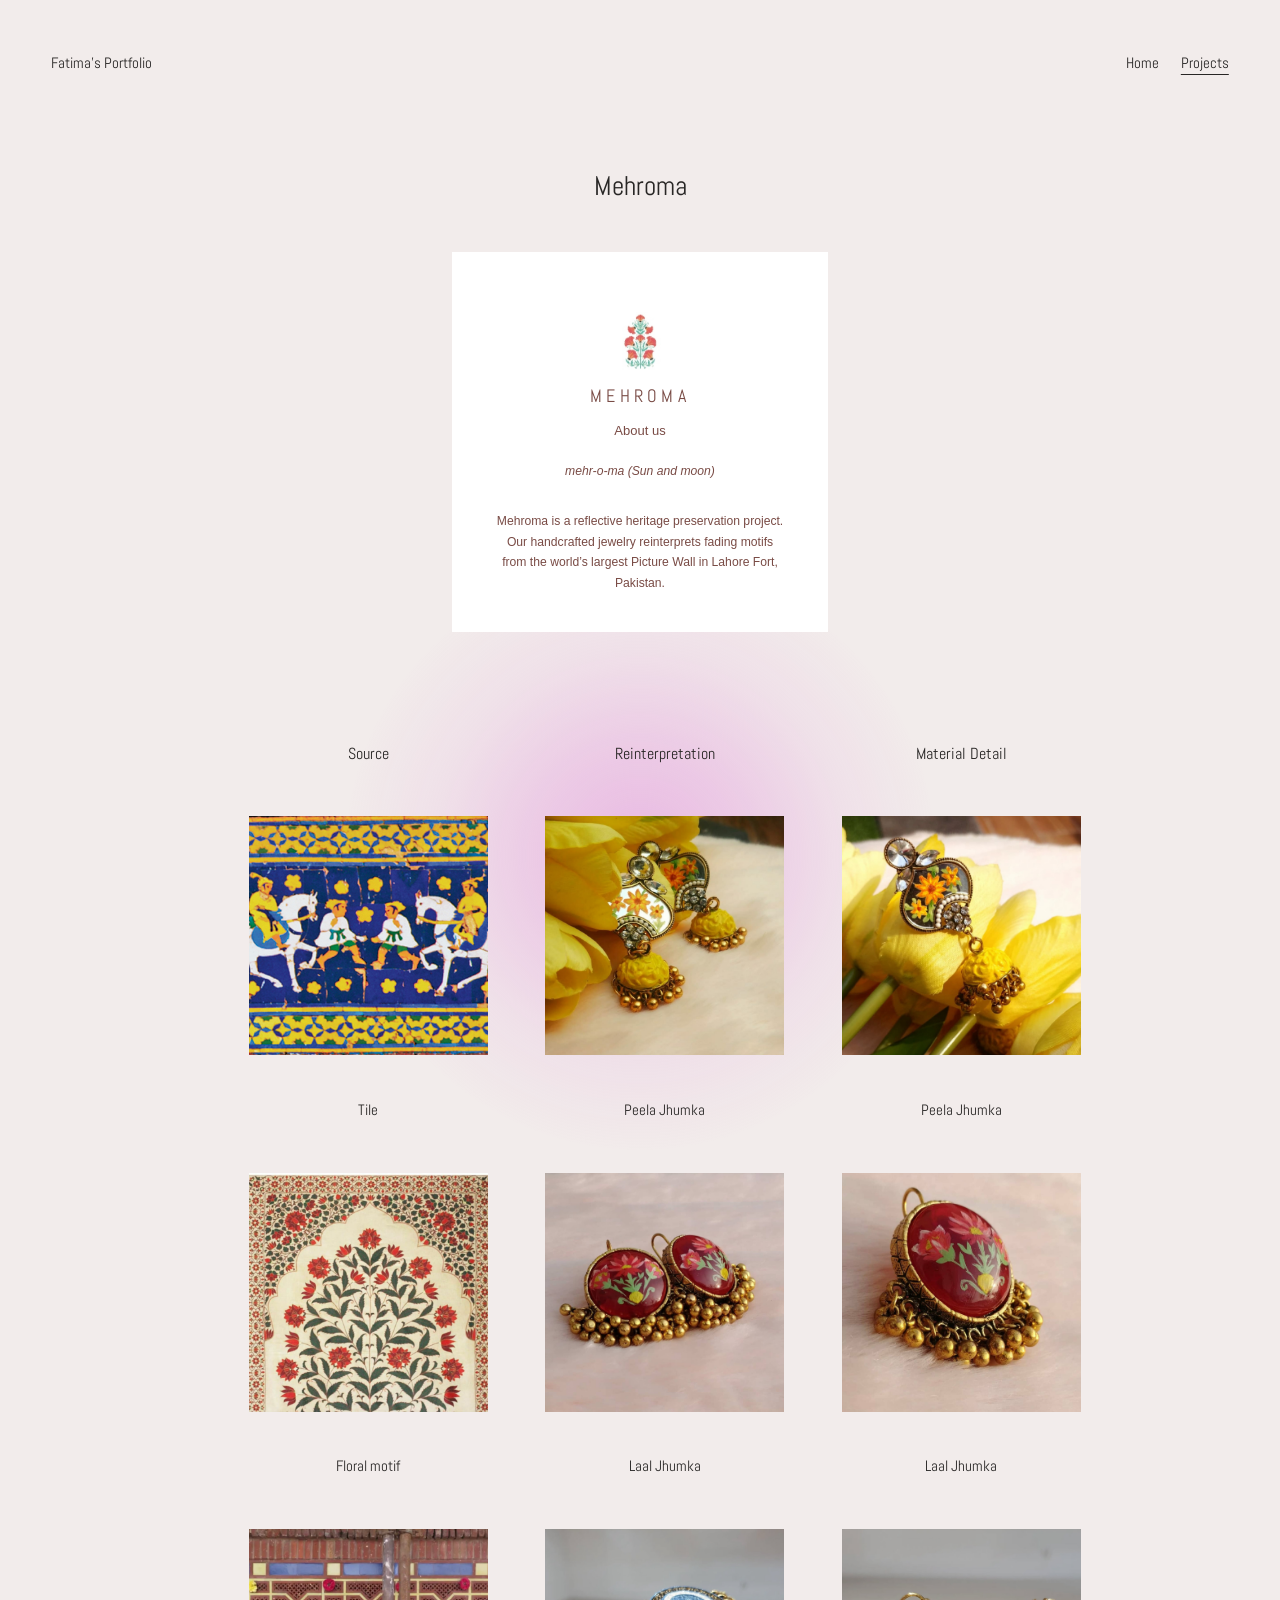
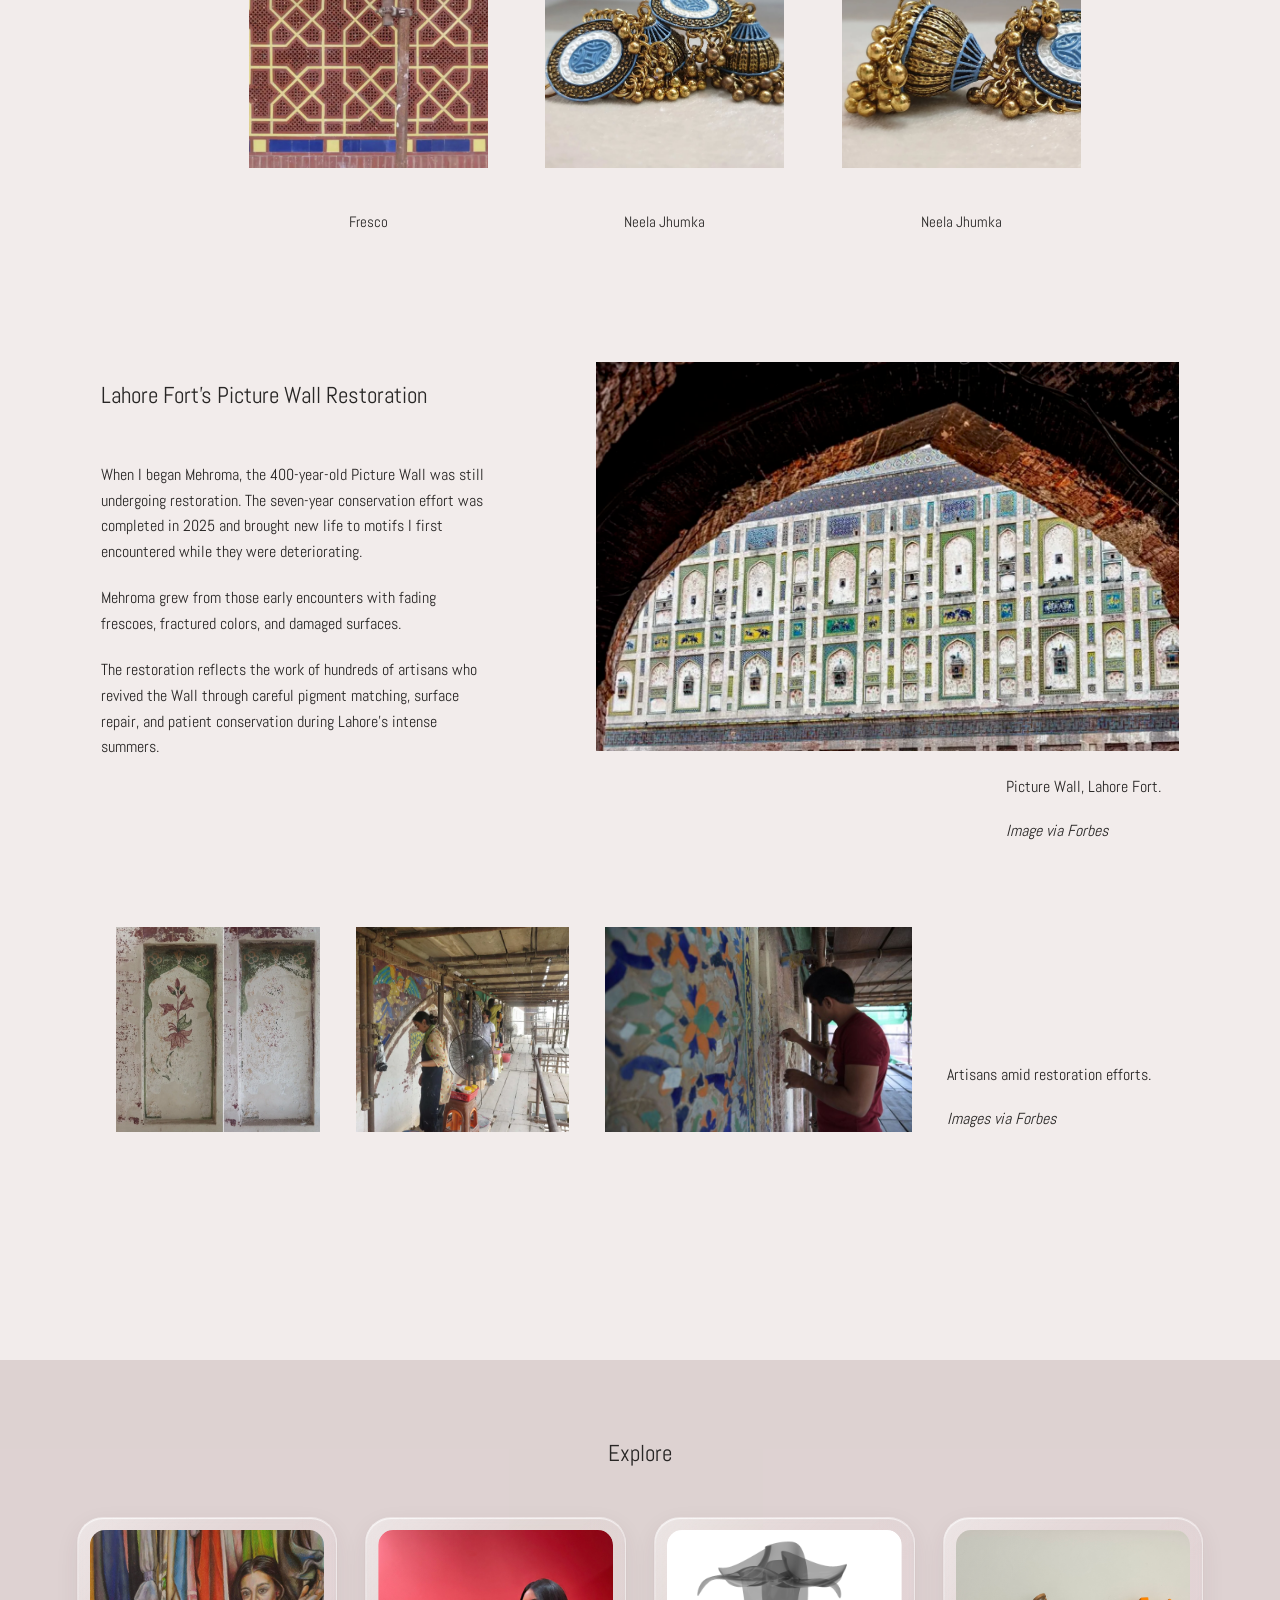
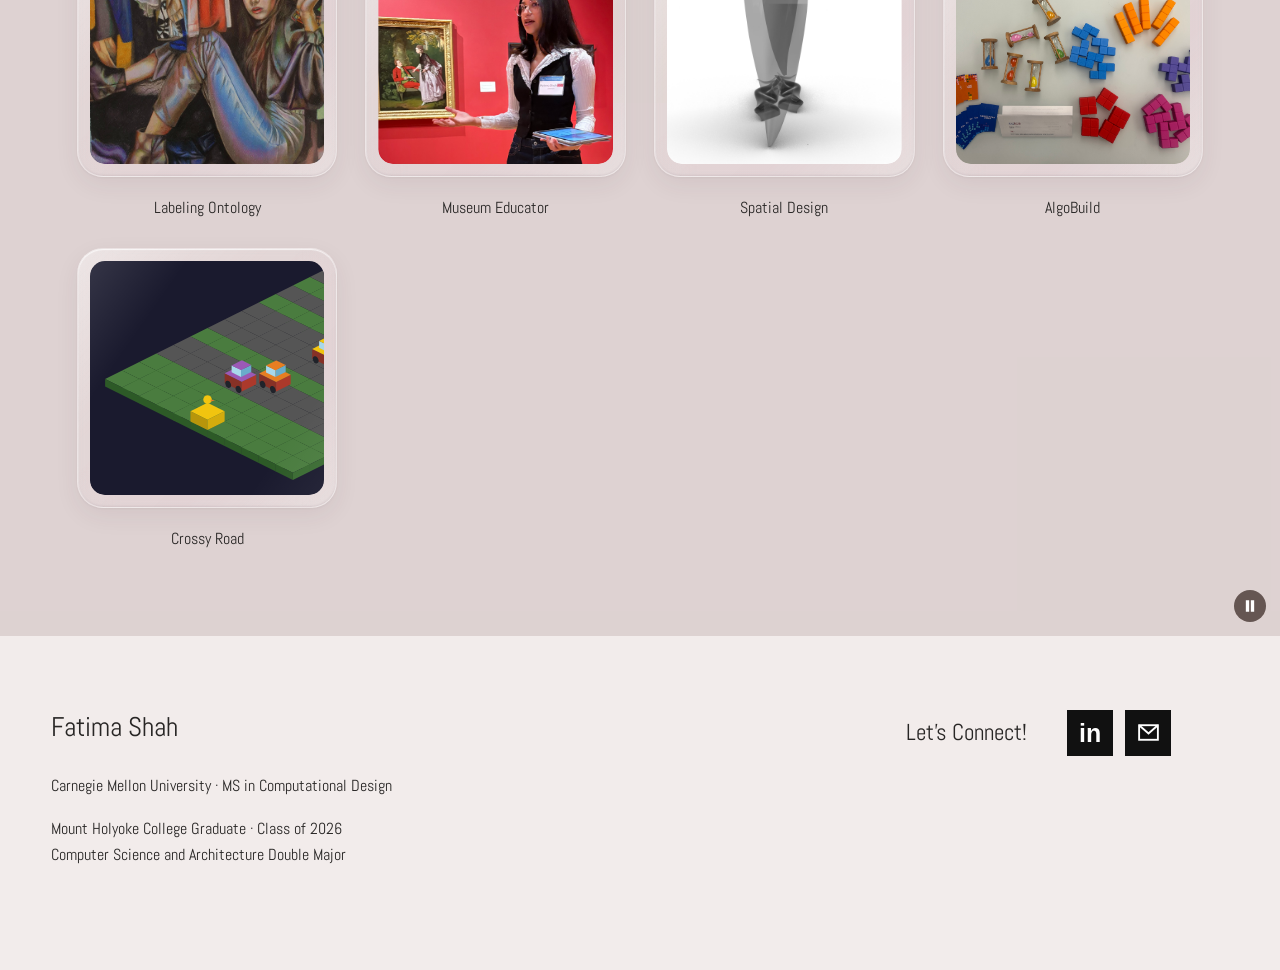
<file: mehroma.html>
<!DOCTYPE html>
<html lang="en">
<head>
  <meta charset="UTF-8">
  <meta name="viewport" content="width=device-width, initial-scale=1">

  <title>Mehroma — Fatima Shah</title>

  <link rel="preconnect" href="https://fonts.googleapis.com">
  <link rel="preconnect" href="https://fonts.gstatic.com" crossorigin>
  <link
    href="https://fonts.googleapis.com/css2?family=Abel&display=swap"
    rel="stylesheet"
  >

  <!-- Your existing slow cursor halo script. -->
  <script src="script.js" defer></script>

  <style>
    :root {
      --paper: #f2eceb;
      --ink: #282625;
      --pink: 226, 147, 220;
      --rose: #a58e8b;
    }

    * {
      box-sizing: border-box;
    }

    html {
      scroll-behavior: smooth;
    }

    body {
      margin: 0;
      background: var(--paper);
      color: var(--ink);
      font-family: "Abel", Arial, sans-serif;
      font-weight: 400;
      line-height: 1.6;
      -webkit-font-smoothing: antialiased;
      isolation: isolate;
    }

    h1, h2, h3, p, figure {
      margin: 0;
    }

    h1, h2, h3 {
      font-weight: 400;
    }

    img {
      display: block;
      max-width: 100%;
    }

    a {
      color: inherit;
    }

    a:focus-visible,
    button:focus-visible {
      outline: 2px solid currentColor;
      outline-offset: 6px;
    }

    /* Navigation */

    .site-header {
      display: flex;
      justify-content: space-between;
      align-items: center;
      padding: 3.2vw 4vw;
    }

    .wordmark,
    .site-nav a {
      font-size: clamp(15px, 1.08vw, 21px);
      text-decoration: none;
    }

    .site-nav {
      display: flex;
      gap: 22px;
    }

    .site-nav a[aria-current],
    .site-nav a:hover {
      text-decoration: underline;
      text-underline-offset: 6px;
      text-decoration-thickness: 1px;
    }

    /* Slow cursor halo: position is controlled by script.js. */

    .pink-glow {
      position: fixed;
      z-index: -1;
      top: 0;
      left: 0;
      width: clamp(340px, 46vw, 900px);
      aspect-ratio: 1;
      border-radius: 50%;
      pointer-events: none;

      background: radial-gradient(
        circle,
        rgba(var(--pink), 0.58) 0%,
        rgba(var(--pink), 0.36) 27%,
        rgba(var(--pink), 0.13) 49%,
        rgba(var(--pink), 0) 72%
      );

      transform:
        translate3d(
          var(--halo-x, 50vw),
          var(--halo-y, 95vh),
          0
        )
        translate(-50%, -50%);
    }

    /* Opening title and white introduction card */

    .opening {
      padding: 3.4vw 0 8.5vw;
    }

    .opening h1 {
      text-align: center;
      font-size: clamp(27px, 1.8vw, 36px);
      line-height: 1.3;
      margin-bottom: 3.7vw;
    }

    .intro-card {
      width: 29.4vw;
      aspect-ratio: 1;
      margin: 0 auto;
      padding: 4.7vw 3.3vw 3vw;
      background: #fff;
      color: #794b45;
      text-align: center;
      font-family: Arial, sans-serif;
      display: flex;
      flex-direction: column;
      align-items: center;
    }

    /*
      Show the floral logo from your existing intro image.
      The rest of the card is editable text matching the screenshot.
    */

    .brand-symbol {
      position: relative;
      width: 54px;
      height: 58px;
      overflow: hidden;
      flex-shrink: 0;
    }

    .brand-symbol img {
      position: absolute;
      width: 430px;
      max-width: none;
      height: auto;
      left: -188px;
      top: -65px;
    }

    .brand-name {
      margin-top: 12px;
      font-family: "Abel", Arial, sans-serif;
      font-size: clamp(18px, 1.3vw, 26px);
      letter-spacing: 0.24em;
    }

    .intro-label {
      margin-top: 10px;
      font-size: clamp(13px, 1vw, 19px);
    }

    .intro-pronunciation {
      margin-top: 20px;
      font-size: clamp(12px, 0.95vw, 18px);
      font-style: italic;
    }

    .intro-description {
      margin-top: auto;
      padding-top: 30px;
      font-size: clamp(12px, 0.95vw, 18px);
      line-height: 1.7;
    }

    /* Three columns, three rows */

    .comparison {
      width: 65%;
      margin-left: 19.45%;
      margin-bottom: 10vw;
    }

    .column-headings,
    .comparison-row {
      display: grid;
      grid-template-columns: repeat(3, minmax(0, 1fr));
      gap: 4.5vw;
    }

    .column-headings {
      margin-bottom: 3.9vw;
      text-align: center;
    }

    .column-headings h2 {
      font-size: clamp(16px, 1.08vw, 21px);
    }

    .comparison-row + .comparison-row {
      margin-top: 4vw;
    }

    .comparison-row figure {
      min-width: 0;
      text-align: center;
    }

    .comparison-row img {
      width: 100%;
      aspect-ratio: 1;
      object-fit: cover;
      object-position: center;
    }

    .comparison-row figcaption {
      margin-top: 3.3vw;
      font-size: clamp(15px, 1vw, 20px);
    }

    /* Restoration text left, large photograph right */

    .restoration {
      display: grid;
      grid-template-columns: 30vw minmax(0, 1fr);
      gap: 8.7vw;
      align-items: start;
      margin: 0 7.9vw;
    }

    .restoration-copy {
      padding-top: 1.3vw;
    }

    .restoration-copy h2 {
      margin-bottom: 4vw;
      font-size: clamp(23px, 1.5vw, 30px);
      line-height: 1.4;
    }

    .restoration-copy p {
      font-size: clamp(16px, 1.08vw, 21px);
      line-height: 1.6;
    }

    .restoration-copy p + p {
      margin-top: 1.3em;
    }

    .wall-photo img {
      width: 100%;
      aspect-ratio: 3 / 2;
      object-fit: cover;
    }

    .wall-photo figcaption {
      width: 10.8em;
      margin: 1.8vw 0 0 auto;
      font-size: clamp(16px, 1.08vw, 21px);
    }

    .wall-photo em,
    .restoration-credit em {
      display: block;
      margin-top: 1.2em;
    }

    /* Three restoration photos and credit on the right */

    .restoration-gallery {
      display: grid;
      grid-template-columns: 16fr 16.8fr 24.1fr 17fr;
      gap: 2.8vw;
      align-items: end;
      margin: 6.5vw 9.1vw 17.8vw;
    }

    .restoration-gallery img {
      width: 100%;
      height: 16vw;
      object-fit: cover;
    }

    .restoration-credit {
      font-size: clamp(16px, 1.08vw, 21px);
    }

    /* Muted rose Explore section */

    .explore {
      position: relative;
      padding: 8vw 0 11.5vw;
      background: rgba(165, 142, 139, 0.92);
      color: var(--paper);
    }

    .explore h2 {
      margin-bottom: 6vw;
      text-align: center;
      font-size: clamp(23px, 1.5vw, 30px);
    }

    .explore-grid {
      display: grid;
      grid-template-columns: repeat(3, 15.7vw);
      justify-content: space-between;
      margin-left: 17%;
      margin-right: 13.1%;
    }

    .explore-grid a {
      min-width: 0;
      text-align: center;
      text-decoration: none;
    }

    .explore-grid img {
      width: 100%;
      aspect-ratio: 1;
      object-fit: cover;
    }

    .explore-grid span {
      display: block;
      margin-top: 3.5vw;
      font-size: clamp(16px, 1.08vw, 21px);
    }

    .explore-grid a:hover span {
      text-decoration: underline;
      text-underline-offset: 5px;
    }

    /* Pause control */

    .motion-toggle {
      position: absolute;
      right: 14px;
      bottom: 14px;
      display: grid;
      place-items: center;
      width: 32px;
      height: 32px;
      padding: 6px;
      border: 0;
      border-radius: 50%;
      background: #655652;
      color: white;
      cursor: pointer;
    }

    .motion-toggle[hidden] {
      display: none;
    }

    .motion-toggle svg {
      width: 100%;
      height: 100%;
      fill: currentColor;
    }

    .play-icon {
      display: none;
    }

    .motion-toggle[aria-pressed="true"] .pause-icon {
      display: none;
    }

    .motion-toggle[aria-pressed="true"] .play-icon {
      display: block;
    }

    /* Footer */

    .site-footer {
      display: grid;
      grid-template-columns: minmax(0, 1fr) auto;
      align-items: start;
      gap: 40px;
      padding: 5.8vw 8.5vw 8vw 4vw;
    }

    .footer-details h2 {
      margin-bottom: 28px;
      font-size: clamp(27px, 1.85vw, 36px);
      line-height: 1.3;
    }

    .footer-details p {
      font-size: clamp(16px, 1.08vw, 21px);
    }

    .footer-details p + p {
      margin-top: 18px;
    }

    .footer-contact {
      display: flex;
      align-items: center;
      justify-self: end;
      gap: 40px;
    }

    .footer-contact h2 {
      font-size: clamp(23px, 1.5vw, 30px);
      white-space: nowrap;
    }

    .social-links {
      display: flex;
      gap: 10px;
    }

    .social-link {
      display: grid;
      place-items: center;
      width: 36px;
      height: 36px;
      padding: 8px;
      background: #000;
      color: var(--paper);
      border: 0;
      border-radius: 0;
      text-decoration: none;
    }

    .social-link:disabled {
      opacity: 1;
    }

    .linkedin {
      font-family: Arial, sans-serif;
      font-size: 21px;
      font-weight: 700;
      letter-spacing: -1px;
    }

    .social-link svg {
      width: 100%;
      height: 100%;
      fill: none;
      stroke: currentColor;
      stroke-width: 1.8;
    }

    @media (max-width: 1000px) {
      .site-header {
        padding: 30px 5vw;
      }

      .opening {
        padding-top: 45px;
      }

      .intro-card {
        width: 420px;
        max-width: 84%;
        padding: 55px 40px 45px;
      }

      .comparison {
        width: 84%;
        margin-left: 8%;
      }

      .restoration {
        grid-template-columns: 1fr 1.3fr;
        gap: 5vw;
      }

      .footer-contact {
        gap: 20px;
      }
    }

    @media (max-width: 650px) {
      .opening h1 {
        margin-bottom: 35px;
      }

      .intro-card {
        padding: 35px 25px;
        min-height: 370px;
      }

      .intro-description {
        font-size: 13px;
      }

      .comparison {
        margin-top: 45px;
        margin-bottom: 70px;
      }

      .column-headings,
      .comparison-row {
        gap: 3vw;
      }

      .column-headings h2 {
        font-size: 13px;
      }

      .column-headings {
        margin-bottom: 22px;
      }

      .comparison-row figcaption {
        margin-top: 16px;
        font-size: 13px;
      }

      .comparison-row + .comparison-row {
        margin-top: 35px;
      }

      .restoration {
        grid-template-columns: 1fr;
        gap: 30px;
        margin: 0 8vw;
      }

      .restoration-copy h2 {
        margin-bottom: 25px;
      }

      .wall-photo figcaption {
        margin-top: 20px;
      }

      .restoration-gallery {
        grid-template-columns: 1fr 1fr;
        gap: 20px;
        margin: 50px 8vw 80px;
      }

      .restoration-gallery img {
        height: 35vw;
      }

      .restoration-credit {
        font-size: 15px;
      }

      .explore {
        padding: 55px 8vw 80px;
      }

      .explore-grid {
        grid-template-columns: repeat(3, minmax(0, 1fr));
        gap: 5vw;
        margin: 0;
      }

      .explore h2 {
        margin-bottom: 35px;
      }

      .explore-grid span {
        font-size: 14px;
        margin-top: 18px;
      }

      .site-footer {
        grid-template-columns: 1fr;
        padding: 55px 8vw 70px;
      }

      .footer-contact {
        justify-self: end;
        flex-wrap: wrap;
        justify-content: flex-end;
      }
    }

    @media (prefers-reduced-motion: reduce) {
      html {
        scroll-behavior: auto;
      }
    }
    .explore {
    position: relative;
    isolation: auto;
    overflow: hidden;
    background: rgba(165, 142, 139, 0.4);
    }

    .explore::before {
    content: none;
    }
    /* Consistent glass Explore sections */
.explore {
  position: relative;
  isolation: auto;
  background: rgba(165, 142, 139, 0.4);
  padding: 80px 7vw 90px;
  color: #282625;
}

.explore::before {
  content: none;
}

.explore > h2 {
  color: #282625;
  text-align: center;
  margin-bottom: 55px;
}

.explore .explore-grid {
  display: flex;
  flex-wrap: wrap;
  justify-content: center;
  align-items: flex-start;
  gap: 45px;
  width: 100%;
  max-width: 1300px;
  margin: 0 auto;
}

.explore .explore-grid > a {
  position: relative;
  display: block;
  flex: 0 1 260px;
  min-width: 0;
  padding: 12px 12px 0;
  color: #282625;
  text-align: center;
  text-decoration: none;
  background: transparent;

  transition:
    transform 400ms ease,
    filter 400ms ease,
    opacity 400ms ease;
}

/* Square glass panel behind each picture */
.explore .explore-grid > a::before {
  content: "";
  position: absolute;
  top: 0;
  left: 0;
  width: 100%;
  aspect-ratio: 1;
  box-sizing: border-box;
  pointer-events: none;

  background: rgba(255, 255, 255, 0.12);
  border: 1px solid rgba(255, 255, 255, 0.65);
  border-radius: 0;

  -webkit-backdrop-filter: blur(12px);
  backdrop-filter: blur(12px);

  box-shadow:
    inset 0 1px 0 rgba(255, 255, 255, 0.7),
    0 5px 20px rgba(65, 45, 60, 0.05);

  transition:
    background 400ms ease,
    border-color 400ms ease,
    box-shadow 400ms ease;
}

/* Supports both versions of your existing markup */
.explore .explore-grid > a > figure {
  position: relative;
  margin: 0;
}

.explore .explore-grid img {
  position: relative;
  display: block;
  width: 100%;
  height: auto;
  aspect-ratio: 1;
  object-fit: cover;
  object-position: center;
  border: 0;
  border-radius: 0;
}

/* Captions sit outside the square glass outline */
.explore .explore-grid > a > span,
.explore .explore-grid figcaption {
  position: relative;
  display: block;
  margin: 34px 0 0;
  color: #282625;
  font-size: clamp(16px, 1.08vw, 21px);
  line-height: 1.4;
}

/* Gentle lift and matching background blur */
@media (hover: hover) and (pointer: fine) {
  .explore .explore-grid:has(> a:hover)
    > a:not(:hover):not(:focus-visible) {
    filter: blur(3px);
    opacity: 0.6;
  }

  .explore .explore-grid > a:hover {
    transform: translateY(-7px);
    text-decoration: none;
  }

  .explore .explore-grid > a:hover::before {
    background: rgba(255, 255, 255, 0.22);
    border-color: rgba(255, 255, 255, 0.95);

    box-shadow:
      inset 0 1px 0 rgba(255, 255, 255, 0.95),
      inset 0 0 0 1px rgba(255, 255, 255, 0.18),
      0 18px 38px rgba(70, 45, 65, 0.13);
  }
}

.explore .explore-grid > a:focus-visible {
  outline: 2px solid #95758d;
  outline-offset: 6px;
}

/* Two columns on phones */
@media (max-width: 600px) {
  .explore {
    padding: 55px 6vw 80px;
  }

  .explore > h2 {
    margin-bottom: 35px;
  }

  .explore .explore-grid {
    gap: 30px 18px;
  }

  .explore .explore-grid > a {
    flex: 0 1 calc(50% - 9px);
    padding: 8px 8px 0;
  }

  .explore .explore-grid > a > span,
  .explore .explore-grid figcaption {
    margin-top: 25px;
    font-size: 16px;
  }
}

@media (prefers-reduced-motion: reduce) {
  .explore .explore-grid > a,
  .explore .explore-grid > a::before {
    transition: none;
  }

  .explore .explore-grid > a:hover {
    transform: none;
  }
}
  </style>
  
</head>

<body>
  <div class="pink-glow" aria-hidden="true"></div>

  <header class="site-header">
    <a class="wordmark" href="index.html">
      Fatima's Portfolio
    </a>

    <nav class="site-nav" aria-label="Primary navigation">
      <a href="index.html">Home</a>
      <a href="index.html#projects" aria-current="location">
        Projects
      </a>
    </nav>
  </header>

  <main>
    <!-- INTRODUCTION -->

    <section class="opening">
      <h1>Mehroma</h1>

      <div class="intro-card">
        <div class="brand-symbol" aria-hidden="true">
          <img src="images/meh_intro.jpg" alt="">
        </div>

        <p class="brand-name">MEHROMA</p>
        <p class="intro-label">About us</p>

        <p class="intro-pronunciation">
          mehr-o-ma (Sun and moon)
        </p>

        <p class="intro-description">
          Mehroma is a reflective heritage preservation project.
          Our handcrafted jewelry reinterprets fading motifs from
          the world’s largest Picture Wall in Lahore Fort, Pakistan.
        </p>
      </div>
    </section>

    <!-- SOURCE / REINTERPRETATION / MATERIAL DETAIL -->

    <section
      class="comparison"
      aria-label="Source motifs and jewelry reinterpretations"
    >
      <div class="column-headings">
        <h2>Source</h2>
        <h2>Reinterpretation</h2>
        <h2>Material Detail</h2>
      </div>

      <!-- YELLOW ROW -->

      <div class="comparison-row">
        <figure>
          <img
            src="images/yellow3.jpg"
            alt="Blue and yellow tile showing figures and horses"
            loading="lazy"
          >
          <figcaption>Tile</figcaption>
        </figure>

        <figure>
          <img
            src="images/yellow2.jpg"
            alt="Pair of yellow Peela Jhumka earrings"
            loading="lazy"
          >
          <figcaption>Peela Jhumka</figcaption>
        </figure>

        <figure>
          <img
            src="images/yellow1.jpg"
            alt="Peela Jhumka earring detail on yellow petals"
            loading="lazy"
          >
          <figcaption>Peela Jhumka</figcaption>
        </figure>
      </div>

      <!-- RED ROW -->

      <div class="comparison-row">
        <figure>
          <img
            src="images/red3.jpg"
            alt="Architectural floral motif"
            loading="lazy"
          >
          <figcaption>Floral motif</figcaption>
        </figure>

        <figure>
          <img
            src="images/red2.jpg"
            alt="Pair of red floral Laal Jhumka earrings"
            loading="lazy"
          >
          <figcaption>Laal Jhumka</figcaption>
        </figure>

        <figure>
          <img
            src="images/red1.jpg"
            alt="Detail of a red floral Laal Jhumka earring"
            loading="lazy"
          >
          <figcaption>Laal Jhumka</figcaption>
        </figure>
      </div>

      <!-- BLUE ROW -->

      <div class="comparison-row">
        <figure>
          <img
            src="images/blue3.png"
            alt="Red, blue, and gold geometric architectural pattern"
            loading="lazy"
          >
          <figcaption>Fresco</figcaption>
        </figure>

        <figure>
          <img
            src="images/blue2.jpg"
            alt="Pair of blue and gold Neela Jhumka earrings"
            loading="lazy"
          >
          <figcaption>Neela Jhumka</figcaption>
        </figure>

        <figure>
          <img
            src="images/blue1.jpg"
            alt="Detail of the blue and gold Neela Jhumka"
            loading="lazy"
          >
          <figcaption>Neela Jhumka</figcaption>
        </figure>
      </div>
    </section>

    <!-- RESTORATION -->

    <section class="restoration">
      <div class="restoration-copy">
        <h2>Lahore Fort’s Picture Wall Restoration</h2>

        <p>
          When I began Mehroma, the 400-year-old Picture Wall was
          still undergoing restoration. The seven-year conservation
          effort was completed in 2025 and brought new life to motifs
          I first encountered while they were deteriorating.
        </p>

        <p>
          Mehroma grew from those early encounters with fading
          frescoes, fractured colors, and damaged surfaces.
        </p>

        <p>
          The restoration reflects the work of hundreds of artisans
          who revived the Wall through careful pigment matching,
          surface repair, and patient conservation during Lahore’s
          intense summers.
        </p>
      </div>

      <figure class="wall-photo">
        <img
          src="images/meh_wall.png"
          alt="Lahore Fort’s Picture Wall seen through a brick arch"
          loading="lazy"
        >

        <figcaption>
          Picture Wall, Lahore Fort.
          <em>Image via Forbes</em>
        </figcaption>
      </figure>
    </section>

    <!-- RESTORATION PHOTO STRIP -->

    <section
      class="restoration-gallery"
      aria-label="Artisans and restoration photographs"
    >
      <img
        src="images/meh_rest1.webp"
        alt="Two floral wall panels during restoration"
        loading="lazy"
      >

      <img
        src="images/meh_rest2.webp"
        alt="Artisans working beneath scaffolding"
        loading="lazy"
      >

      <img
        src="images/meh_rest3.jpg"
        alt="An artisan restoring the colorful wall surface"
        loading="lazy"
      >

      <p class="restoration-credit">
        Artisans amid restoration efforts.
        <em>Images via Forbes</em>
      </p>
    </section>

    <!-- EXPLORE -->

    <section class="explore">
      <h2>Explore</h2>

      <div class="explore-grid">
        <a href="labeling_ontology.html">
          <img
            src="images/ontol2.jpg"
            alt="Labeling Ontology artwork"
            loading="lazy"
          >
          <span>Labeling Ontology</span>
        </a>

        <a href="spatial_design.html">
          <img
            src="images/bench_render1.png"
            alt="Spatial Design rendering"
            loading="lazy"
          >
          <span>Spatial Design</span>
        </a>

        <a href="museum_educator.html">
          <img
            src="images/mus1.jpg"
            alt="Fatima presenting artwork in a museum"
            loading="lazy"
          >
          <span>Museum Educator</span>
        </a>
      </div>

      <button
        class="motion-toggle"
        type="button"
        aria-label="Pause cursor halo"
        aria-pressed="false"
        hidden
      >
        <svg class="pause-icon" viewBox="0 0 24 24" aria-hidden="true">
          <path d="M7 5h4v14H7zm6 0h4v14h-4z"/>
        </svg>

        <svg class="play-icon" viewBox="0 0 24 24" aria-hidden="true">
          <path d="m8 5 11 7-11 7z"/>
        </svg>
      </button>
    </section>
  </main>

  <!-- FOOTER -->

  <footer class="site-footer">
    <div class="footer-details">
      <h2>Fatima Shah</h2>
      <p>Carnegie Mellon University · MS in Computational Design</p>
      <p>
        Mount Holyoke College Graduate · Class of 2026<br>
        Computer Science and Architecture Double Major
      </p>
    </div>

    <div class="footer-contact">
      <h2>Let’s Connect!</h2>

      <div class="social-links">
        <button
          class="social-link linkedin"
          type="button"
          aria-label="LinkedIn profile not yet added"
          disabled
        >
          <span aria-hidden="true">in</span>
        </button>

        <a
          class="social-link"
          href="mailto:fatimas@andrew.cmu.edu"
          aria-label="Email Fatima Shah"
        >
          <svg viewBox="0 0 24 24" aria-hidden="true">
            <path d="M3 6h18v12H3z"/>
            <path d="m3 6 9 7 9-7"/>
          </svg>
        </a>
      </div>
    </div>
  </footer>
</body>
</html>
</file>
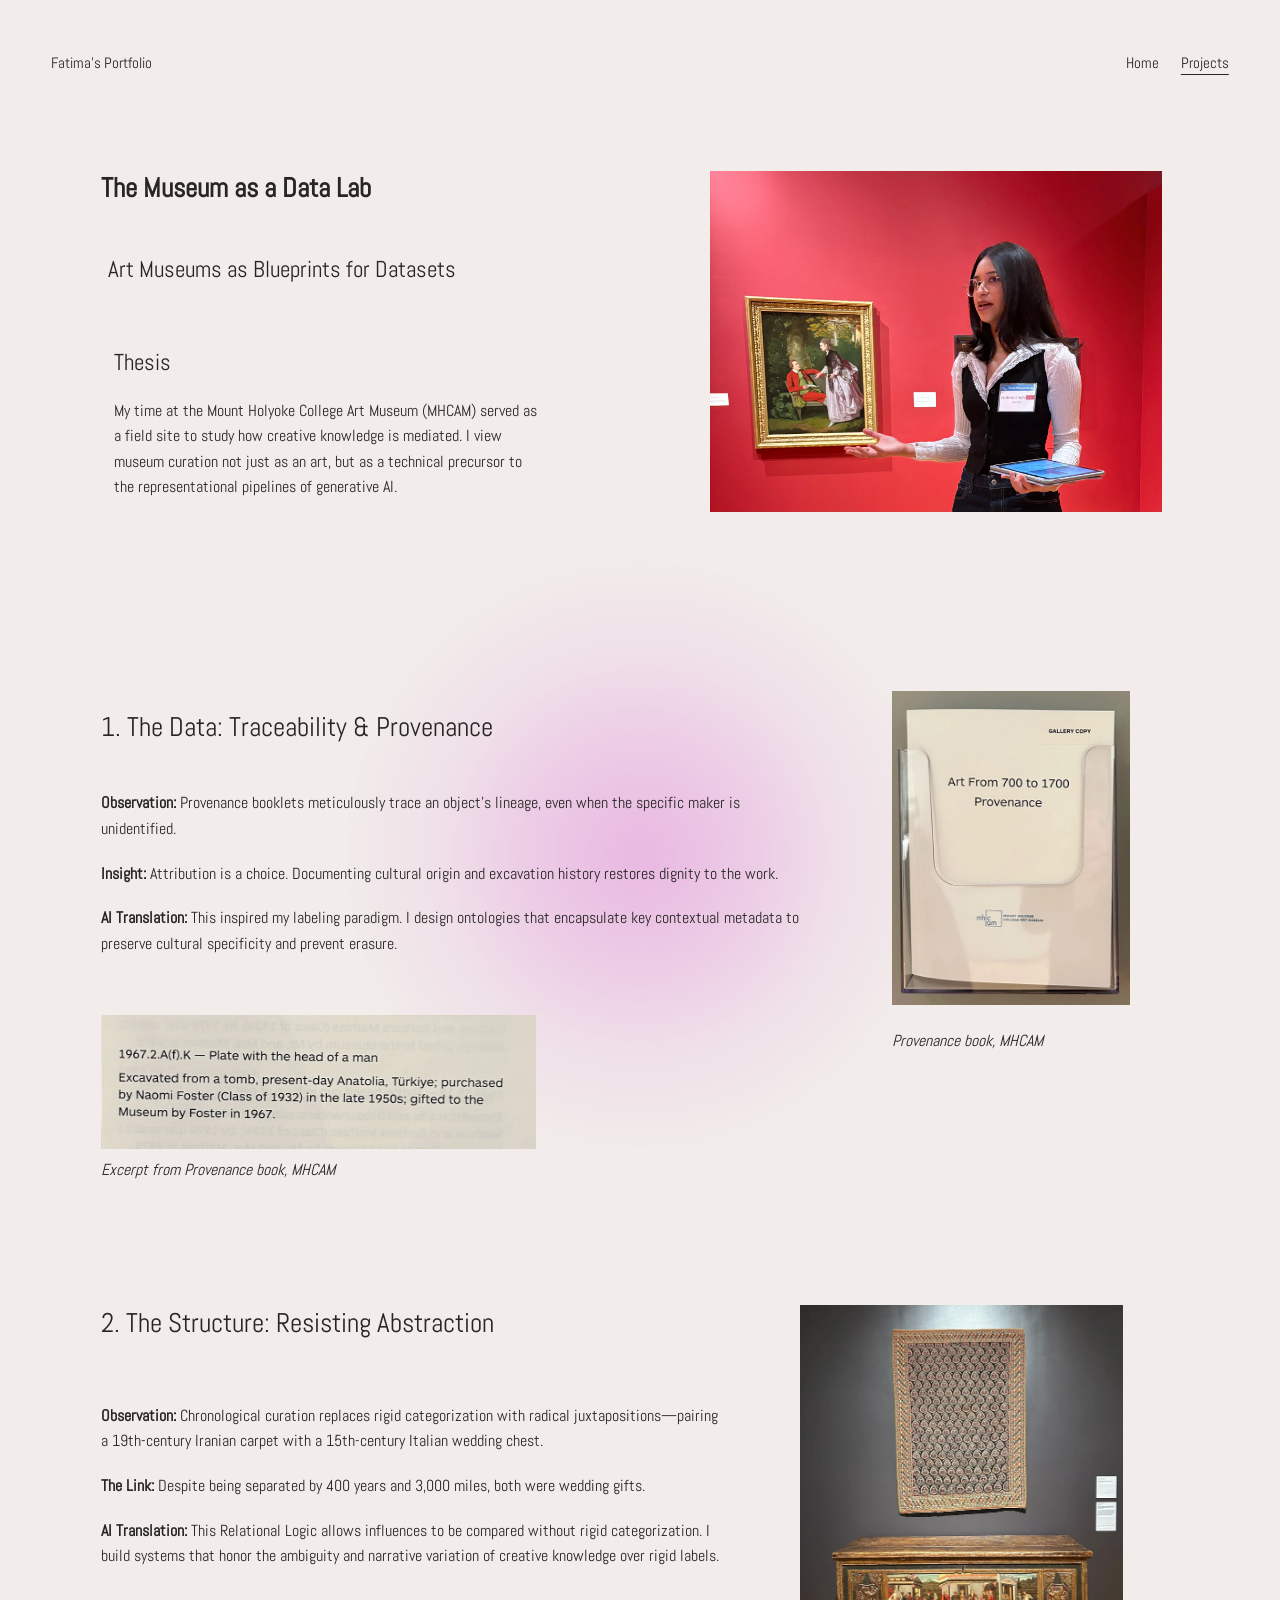
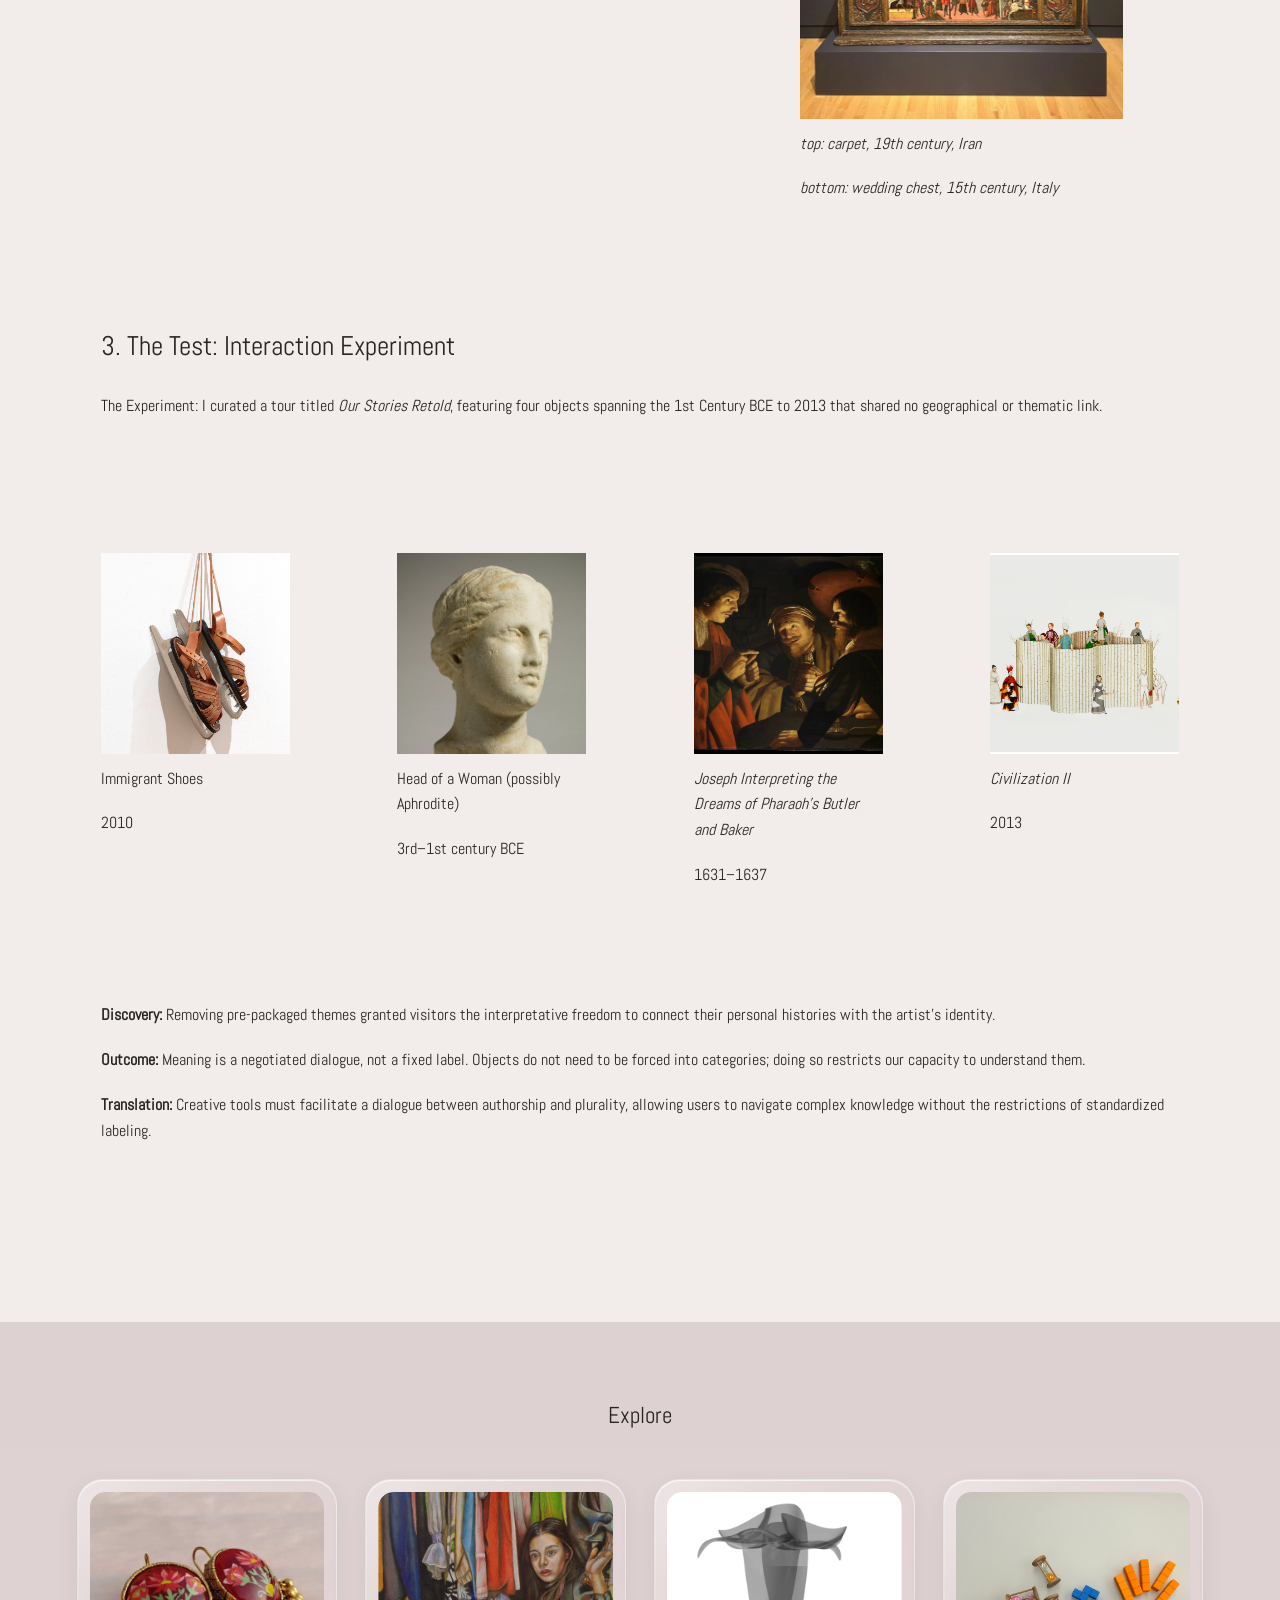
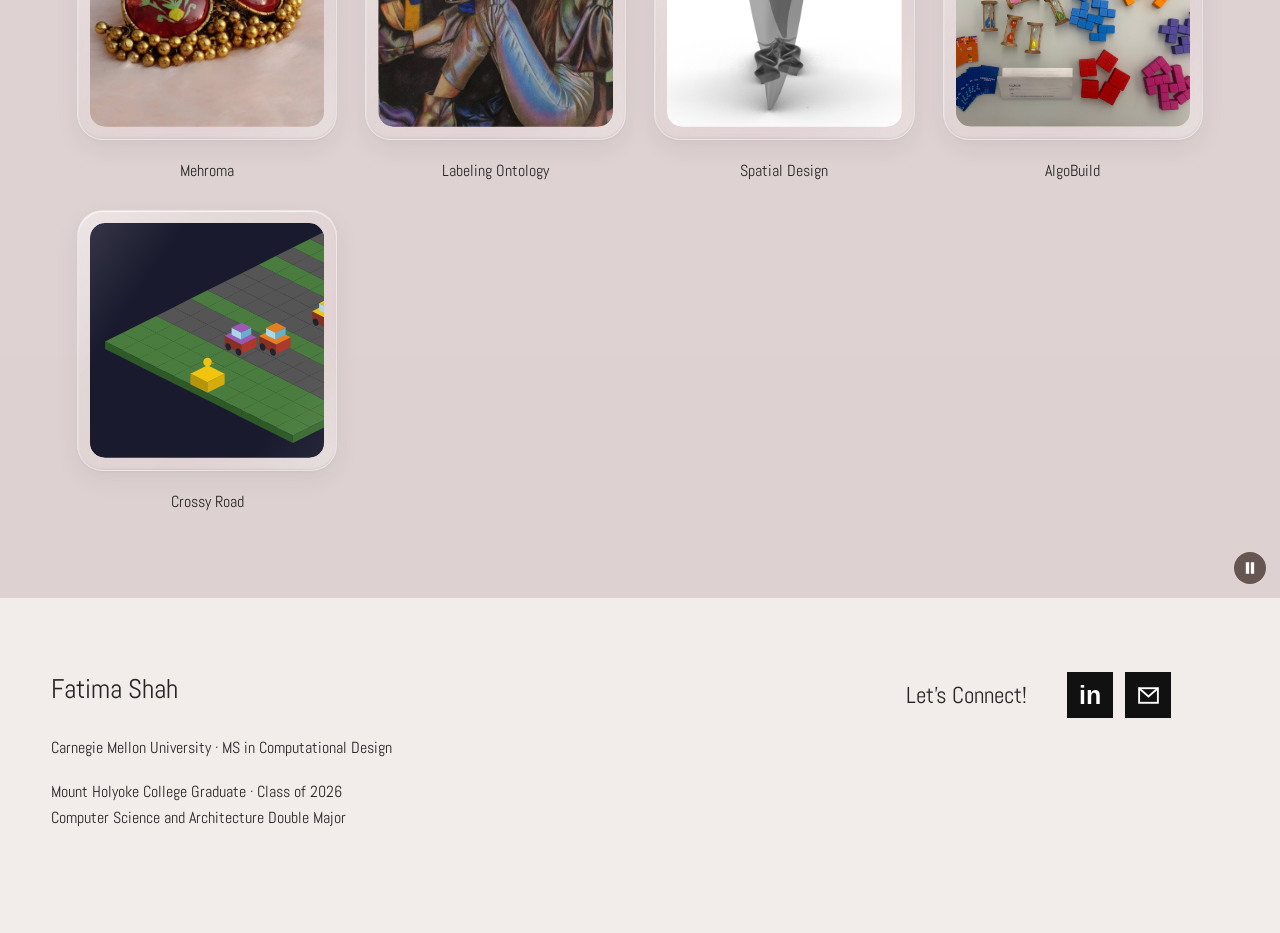
<file: museum_educator.html>
<!DOCTYPE html>
<html lang="en">
<head>
  <meta charset="UTF-8">
  <meta name="viewport" content="width=device-width, initial-scale=1">

  <title>Museum Educator — Fatima Shah</title>

  <link rel="preconnect" href="https://fonts.googleapis.com">
  <link rel="preconnect" href="https://fonts.gstatic.com" crossorigin>
  <link
    href="https://fonts.googleapis.com/css2?family=Abel&display=swap"
    rel="stylesheet"
  >

  <!-- Uses your existing slow cursor halo. -->
  <script src="script.js" defer></script>

  <style>
    :root {
      --paper: #f2eceb;
      --ink: #282625;
      --pink: 226, 147, 220;
    }

    * {
      box-sizing: border-box;
    }

    html {
      scroll-behavior: smooth;
    }

    body {
      margin: 0;
      background: var(--paper);
      color: var(--ink);
      font-family: "Abel", Arial, sans-serif;
      font-weight: 400;
      line-height: 1.6;
      -webkit-font-smoothing: antialiased;
      isolation: isolate;
    }

    h1, h2, h3, p, figure {
      margin: 0;
    }

    h1, h2, h3 {
      font-weight: 400;
    }

    img {
      display: block;
      max-width: 100%;
      height: auto;
    }

    a {
      color: inherit;
    }

    strong {
      font-weight: 700;
    }

    a:focus-visible,
    button:focus-visible {
      outline: 2px solid currentColor;
      outline-offset: 6px;
    }

    /* Navigation */

    .site-header {
      display: flex;
      align-items: center;
      justify-content: space-between;
      padding: 3.2vw 4vw;
    }

    .wordmark,
    .site-nav a {
      font-size: clamp(15px, 1.08vw, 21px);
      text-decoration: none;
    }

    .site-nav {
      display: flex;
      gap: 22px;
    }

    .site-nav a[aria-current],
    .site-nav a:hover {
      text-decoration: underline;
      text-underline-offset: 6px;
      text-decoration-thickness: 1px;
    }

    /* Cursor halo */

    .pink-glow {
      position: fixed;
      z-index: -1;
      top: 0;
      left: 0;
      width: clamp(340px, 46vw, 900px);
      aspect-ratio: 1;
      border-radius: 50%;
      pointer-events: none;

      background: radial-gradient(
        circle,
        rgba(var(--pink), 0.58) 0%,
        rgba(var(--pink), 0.36) 27%,
        rgba(var(--pink), 0.13) 49%,
        rgba(var(--pink), 0) 72%
      );

      transform:
        translate3d(
          var(--halo-x, 50vw),
          var(--halo-y, 95vh),
          0
        )
        translate(-50%, -50%);
    }

    /* Introduction */

    .museum-intro {
      display: grid;
      grid-template-columns: minmax(0, 1fr) 35.3vw;
      gap: 13vw;
      align-items: start;
      padding: 3.5vw 9.2vw 0 7.9vw;
    }

    .museum-intro h1 {
      font-size: clamp(27px, 1.9vw, 38px);
      font-weight: 600;
      line-height: 1.3;
    }

    .intro-subtitle {
      margin-top: 3.7vw;
      padding-left: 0.5vw;
      font-size: clamp(23px, 1.5vw, 30px);
      line-height: 1.4;
    }

    .thesis {
      margin-top: 4.6vw;
      padding-left: 1vw;
    }

    .thesis h2 {
      margin-bottom: 1.3vw;
      font-size: clamp(23px, 1.5vw, 30px);
    }

    .thesis p {
      font-size: clamp(16px, 1.08vw, 21px);
      line-height: 1.6;
    }

    .intro-photo img {
      width: 100%;
      height: auto;
    }

    /* Shared section typography */

    .section-heading {
      font-size: clamp(27px, 1.85vw, 37px);
      line-height: 1.35;
    }

    .observations p,
    .experiment-intro,
    .findings p,
    figcaption {
      font-size: clamp(16px, 1.08vw, 21px);
      line-height: 1.6;
    }

    .observations p + p,
    .findings p + p {
      margin-top: 1.2em;
    }

    /* 1. Traceability and provenance */

    .provenance {
      display: grid;
      grid-template-columns: minmax(0, 1fr) 18.6vw;
      gap: 6.4vw;
      align-items: start;
      margin: 14vw 11.7vw 0 7.9vw;
    }

    .provenance-copy {
      padding-top: 1.4vw;
    }

    .provenance .observations {
      margin-top: 3.5vw;
    }

    .provenance-excerpt {
      width: 34vw;
      max-width: 100%;
      margin-top: 4.6vw;
    }

    .provenance-excerpt img {
      width: 100%;
    }

    .provenance-excerpt figcaption {
      margin-top: 8px;
      font-style: italic;
    }

    .provenance-book img {
      width: 100%;
    }

    .provenance-book figcaption {
      margin-top: 1.8vw;
      font-style: italic;
    }

    /* 2. Resisting abstraction */

    .structure {
      display: grid;
      grid-template-columns: minmax(0, 1fr) 25.2vw;
      gap: 6.3vw;
      align-items: start;
      margin: 9.5vw 12.3vw 0 7.9vw;
    }

    .structure .observations {
      margin-top: 4.8vw;
    }

    .structure-photo img {
      width: 100%;
      height: auto;
    }

    .structure-photo figcaption {
      margin-top: 12px;
      font-style: italic;
    }

    .structure-photo figcaption span {
      display: block;
    }

    .structure-photo figcaption span + span {
      margin-top: 1.1em;
    }

    /* 3. Interaction experiment */

    .experiment {
      margin: 10vw 7.9vw 0;
    }

    .experiment-intro {
      margin-top: 2.2vw;
    }

    .object-grid {
      display: grid;
      grid-template-columns: repeat(4, minmax(0, 1fr));
      gap: 8.4vw;
      margin-top: 10.5vw;
    }

    .object-grid figure {
      min-width: 0;
    }

    .object-grid img {
      width: 100%;
      aspect-ratio: 0.94 / 1;
      object-fit: cover;
      object-position: center;
    }

    .object-grid .shoes img {
      object-position: 50% 48%;
    }

    .object-grid .sculpture img {
      object-position: 50% 28%;
    }

    .object-grid figcaption {
      margin-top: 12px;
    }

    .object-date {
      display: block;
      margin-top: 1.2em;
    }

    /* Findings */

    .findings {
      margin: 9vw 7.9vw 0;
      padding-bottom: 14vw;
    }

    /* Explore */

    .explore {
      position: relative;
      padding: 11.5vw 0 10vw;
      background: rgba(165, 142, 139, 0.92);
      color: var(--paper);
    }

    .explore h2 {
      margin-bottom: 6vw;
      text-align: center;
      font-size: clamp(23px, 1.5vw, 30px);
    }

    .explore-grid {
      display: grid;
      grid-template-columns: repeat(3, 15.7vw);
      justify-content: space-between;
      margin: 0 17%;
    }

    .explore-grid a {
      min-width: 0;
      text-align: center;
      text-decoration: none;
    }

    .explore-grid img {
      width: 100%;
      aspect-ratio: 1;
      object-fit: cover;
    }

    .explore-grid span {
      display: block;
      margin-top: 3.5vw;
      font-size: clamp(16px, 1.08vw, 21px);
    }

    .explore-grid a:hover span {
      text-decoration: underline;
      text-underline-offset: 5px;
    }

    /* Pause control */

    .motion-toggle {
      position: absolute;
      right: 14px;
      bottom: 14px;
      display: grid;
      place-items: center;
      width: 32px;
      height: 32px;
      padding: 6px;
      border: 0;
      border-radius: 50%;
      background: #655652;
      color: white;
      cursor: pointer;
    }

    .motion-toggle[hidden] {
      display: none;
    }

    .motion-toggle svg {
      width: 100%;
      height: 100%;
      fill: currentColor;
    }

    .play-icon {
      display: none;
    }

    .motion-toggle[aria-pressed="true"] .pause-icon {
      display: none;
    }

    .motion-toggle[aria-pressed="true"] .play-icon {
      display: block;
    }

    /* Footer */

    .site-footer {
      display: grid;
      grid-template-columns: minmax(0, 1fr) auto;
      align-items: start;
      gap: 40px;
      padding: 5.8vw 8.5vw 8vw 4vw;
    }

    .footer-details h2 {
      margin-bottom: 28px;
      font-size: clamp(27px, 1.85vw, 36px);
      line-height: 1.3;
    }

    .footer-details p {
      font-size: clamp(16px, 1.08vw, 21px);
    }

    .footer-details p + p {
      margin-top: 18px;
    }

    .footer-contact {
      display: flex;
      align-items: center;
      justify-self: end;
      gap: 40px;
    }

    .footer-contact h2 {
      font-size: clamp(23px, 1.5vw, 30px);
      white-space: nowrap;
    }

    .social-links {
      display: flex;
      gap: 10px;
    }

    .social-link {
      display: grid;
      place-items: center;
      width: 36px;
      height: 36px;
      padding: 8px;
      border: 0;
      border-radius: 0;
      background: #000;
      color: var(--paper);
      text-decoration: none;
    }

    .social-link:disabled {
      opacity: 1;
    }

    .linkedin {
      font-family: Arial, sans-serif;
      font-size: 21px;
      font-weight: 700;
      letter-spacing: -1px;
    }

    .social-link svg {
      width: 100%;
      height: 100%;
      fill: none;
      stroke: currentColor;
      stroke-width: 1.8;
    }

    /* Tablet */

    @media (max-width: 1000px) {
      .site-header {
        padding: 30px 5vw;
      }

      .museum-intro {
        grid-template-columns: 1fr 1fr;
        gap: 6vw;
        padding: 45px 6vw 0;
      }

      .intro-subtitle {
        margin-top: 30px;
      }

      .thesis {
        margin-top: 35px;
        padding-left: 0;
      }

      .provenance {
        grid-template-columns: minmax(0, 1fr) 25vw;
        gap: 5vw;
        margin: 100px 6vw 0;
      }

      .provenance-excerpt {
        width: 100%;
      }

      .structure {
        grid-template-columns: minmax(0, 1fr) 30vw;
        gap: 5vw;
        margin: 90px 6vw 0;
      }

      .experiment {
        margin: 90px 6vw 0;
      }

      .object-grid {
        gap: 4vw;
        margin-top: 60px;
      }

      .findings {
        margin: 80px 6vw 0;
      }

      .footer-contact {
        gap: 20px;
      }
    }

    /* Phone */

    @media (max-width: 650px) {
      .museum-intro {
        grid-template-columns: 1fr;
        gap: 35px;
        padding: 35px 8vw 0;
      }

      .intro-subtitle {
        padding-left: 0;
      }

      .thesis h2 {
        margin-bottom: 18px;
      }

      .provenance,
      .structure {
        grid-template-columns: 1fr;
        gap: 35px;
        margin: 70px 8vw 0;
      }

      .provenance-copy {
        padding-top: 0;
      }

      .provenance .observations,
      .structure .observations {
        margin-top: 28px;
      }

      .provenance-excerpt {
        margin-top: 30px;
      }

      .provenance-book {
        width: min(70%, 280px);
        justify-self: center;
      }

      .provenance-book figcaption {
        margin-top: 18px;
      }

      .structure-photo {
        width: min(100%, 380px);
        justify-self: center;
      }

      .experiment {
        margin: 70px 8vw 0;
      }

      .experiment-intro {
        margin-top: 25px;
      }

      .object-grid {
        grid-template-columns: repeat(2, minmax(0, 1fr));
        gap: 40px 6vw;
        margin-top: 40px;
      }

      .object-grid figcaption {
        font-size: 15px;
      }

      .findings {
        margin: 60px 8vw 0;
        padding-bottom: 75px;
      }

      .explore {
        padding: 60px 8vw 80px;
      }

      .explore h2 {
        margin-bottom: 35px;
      }

      .explore-grid {
        grid-template-columns: repeat(3, minmax(0, 1fr));
        gap: 5vw;
        margin: 0;
      }

      .explore-grid span {
        font-size: 14px;
        margin-top: 18px;
      }

      .site-footer {
        grid-template-columns: 1fr;
        padding: 55px 8vw 70px;
      }

      .footer-contact {
        justify-self: end;
        flex-wrap: wrap;
        justify-content: flex-end;
      }
    }

    @media (prefers-reduced-motion: reduce) {
      html {
        scroll-behavior: auto;
      }
    }
    .explore {
    position: relative;
    isolation: auto;
    overflow: hidden;
    background: rgba(165, 142, 139, 0.4);
    }

    .explore::before {
    content: none;
    }
    /* Consistent glass Explore sections */
.explore {
  position: relative;
  isolation: auto;
  background: rgba(165, 142, 139, 0.4);
  padding: 80px 7vw 90px;
  color: #282625;
}

.explore::before {
  content: none;
}

.explore > h2 {
  color: #282625;
  text-align: center;
  margin-bottom: 55px;
}

.explore .explore-grid {
  display: flex;
  flex-wrap: wrap;
  justify-content: center;
  align-items: flex-start;
  gap: 45px;
  width: 100%;
  max-width: 1300px;
  margin: 0 auto;
}

.explore .explore-grid > a {
  position: relative;
  display: block;
  flex: 0 1 260px;
  min-width: 0;
  padding: 12px 12px 0;
  color: #282625;
  text-align: center;
  text-decoration: none;
  background: transparent;

  transition:
    transform 400ms ease,
    filter 400ms ease,
    opacity 400ms ease;
}

/* Square glass panel behind each picture */
.explore .explore-grid > a::before {
  content: "";
  position: absolute;
  top: 0;
  left: 0;
  width: 100%;
  aspect-ratio: 1;
  box-sizing: border-box;
  pointer-events: none;

  background: rgba(255, 255, 255, 0.12);
  border: 1px solid rgba(255, 255, 255, 0.65);
  border-radius: 0;

  -webkit-backdrop-filter: blur(12px);
  backdrop-filter: blur(12px);

  box-shadow:
    inset 0 1px 0 rgba(255, 255, 255, 0.7),
    0 5px 20px rgba(65, 45, 60, 0.05);

  transition:
    background 400ms ease,
    border-color 400ms ease,
    box-shadow 400ms ease;
}

/* Supports both versions of your existing markup */
.explore .explore-grid > a > figure {
  position: relative;
  margin: 0;
}

.explore .explore-grid img {
  position: relative;
  display: block;
  width: 100%;
  height: auto;
  aspect-ratio: 1;
  object-fit: cover;
  object-position: center;
  border: 0;
  border-radius: 0;
}

/* Captions sit outside the square glass outline */
.explore .explore-grid > a > span,
.explore .explore-grid figcaption {
  position: relative;
  display: block;
  margin: 34px 0 0;
  color: #282625;
  font-size: clamp(16px, 1.08vw, 21px);
  line-height: 1.4;
}

/* Gentle lift and matching background blur */
@media (hover: hover) and (pointer: fine) {
  .explore .explore-grid:has(> a:hover)
    > a:not(:hover):not(:focus-visible) {
    filter: blur(3px);
    opacity: 0.6;
  }

  .explore .explore-grid > a:hover {
    transform: translateY(-7px);
    text-decoration: none;
  }

  .explore .explore-grid > a:hover::before {
    background: rgba(255, 255, 255, 0.22);
    border-color: rgba(255, 255, 255, 0.95);

    box-shadow:
      inset 0 1px 0 rgba(255, 255, 255, 0.95),
      inset 0 0 0 1px rgba(255, 255, 255, 0.18),
      0 18px 38px rgba(70, 45, 65, 0.13);
  }
}

.explore .explore-grid > a:focus-visible {
  outline: 2px solid #95758d;
  outline-offset: 6px;
}

/* Two columns on phones */
@media (max-width: 600px) {
  .explore {
    padding: 55px 6vw 80px;
  }

  .explore > h2 {
    margin-bottom: 35px;
  }

  .explore .explore-grid {
    gap: 30px 18px;
  }

  .explore .explore-grid > a {
    flex: 0 1 calc(50% - 9px);
    padding: 8px 8px 0;
  }

  .explore .explore-grid > a > span,
  .explore .explore-grid figcaption {
    margin-top: 25px;
    font-size: 16px;
  }
}

@media (prefers-reduced-motion: reduce) {
  .explore .explore-grid > a,
  .explore .explore-grid > a::before {
    transition: none;
  }

  .explore .explore-grid > a:hover {
    transform: none;
  }
}
  </style>
</head>

<body>
  <div class="pink-glow" aria-hidden="true"></div>

  <header class="site-header">
    <a class="wordmark" href="index.html">
      Fatima's Portfolio
    </a>

    <nav class="site-nav" aria-label="Primary navigation">
      <a href="index.html">Home</a>
      <a href="index.html#projects" aria-current="location">
        Projects
      </a>
    </nav>
  </header>

  <main>
    <!-- INTRODUCTION -->

    <section class="museum-intro">
      <div class="intro-copy">
        <h1>The Museum as a Data Lab</h1>

        <p class="intro-subtitle">
          Art Museums as Blueprints for Datasets
        </p>

        <div class="thesis">
          <h2>Thesis</h2>

          <p>
            My time at the Mount Holyoke College Art Museum (MHCAM)
            served as a field site to study how creative knowledge is
            mediated. I view museum curation not just as an art, but
            as a technical precursor to the representational pipelines
            of generative AI.
          </p>
        </div>
      </div>

      <figure class="intro-photo">
        <img
          src="images/mus1.jpg"
          alt="Fatima presenting artwork in a red-walled museum gallery"
        >
      </figure>
    </section>

    <!-- 1. TRACEABILITY AND PROVENANCE -->

    <section class="provenance">
      <div class="provenance-copy">
        <h2 class="section-heading">
          1. The Data: Traceability &amp; Provenance
        </h2>

        <div class="observations">
          <p>
            <strong>Observation:</strong>
            Provenance booklets meticulously trace an object's lineage,
            even when the specific maker is unidentified.
          </p>

          <p>
            <strong>Insight:</strong>
            Attribution is a choice. Documenting cultural origin and
            excavation history restores dignity to the work.
          </p>

          <p>
            <strong>AI Translation:</strong>
            This inspired my labeling paradigm. I design ontologies
            that encapsulate key contextual metadata to preserve cultural
            specificity and prevent erasure.
          </p>
        </div>

        <figure class="provenance-excerpt">
          <img
            src="images/prov2.png"
            alt="Provenance excerpt documenting the excavation, purchase, and donation history of a plate"
            loading="lazy"
          >

          <figcaption>
            Excerpt from Provenance book, MHCAM
          </figcaption>
        </figure>
      </div>

      <figure class="provenance-book">
        <img
          src="images/prov1.png"
          alt="Art From 700 to 1700 provenance booklet at MHCAM"
          loading="lazy"
        >

        <figcaption>
          Provenance book, MHCAM
        </figcaption>
      </figure>
    </section>

    <!-- 2. RESISTING ABSTRACTION -->

    <section class="structure">
      <div class="structure-copy">
        <h2 class="section-heading">
          2. The Structure: Resisting Abstraction
        </h2>

        <div class="observations">
          <p>
            <strong>Observation:</strong>
            Chronological curation replaces rigid categorization with
            radical juxtapositions—pairing a 19th-century Iranian carpet
            with a 15th-century Italian wedding chest.
          </p>

          <p>
            <strong>The Link:</strong>
            Despite being separated by 400 years and 3,000 miles,
            both were wedding gifts.
          </p>

          <p>
            <strong>AI Translation:</strong>
            This Relational Logic allows influences to be compared
            without rigid categorization. I build systems that honor
            the ambiguity and narrative variation of creative knowledge
            over rigid labels.
          </p>
        </div>
      </div>

      <figure class="structure-photo">
        <img
          src="images/prov3.png"
          alt="An Iranian carpet displayed above an Italian wedding chest"
          loading="lazy"
        >

        <figcaption>
          <span>top: carpet, 19th century, Iran</span>
          <span>bottom: wedding chest, 15th century, Italy</span>
        </figcaption>
      </figure>
    </section>

    <!-- 3. INTERACTION EXPERIMENT -->

    <section class="experiment">
      <h2 class="section-heading">
        3. The Test: Interaction Experiment
      </h2>

      <p class="experiment-intro">
        The Experiment: I curated a tour titled
        <em>Our Stories Retold</em>, featuring four objects spanning
        the 1st Century BCE to 2013 that shared no geographical
        or thematic link.
      </p>

      <div class="object-grid">
        <figure class="shoes">
          <img
            src="images/mus5.jpg"
            alt="Immigrant Shoes, a pair of suspended shoes"
            loading="lazy"
          >

          <figcaption>
            Immigrant Shoes
            <span class="object-date">2010</span>
          </figcaption>
        </figure>

        <figure class="sculpture">
          <img
            src="images/mus4.jpg"
            alt="Stone sculpture of a woman's head"
            loading="lazy"
          >

          <figcaption>
            Head of a Woman (possibly Aphrodite)
            <span class="object-date">3rd–1st century BCE</span>
          </figcaption>
        </figure>

        <figure>
          <img
            src="images/mus3.jpg"
            alt="Painting of Joseph interpreting dreams by candlelight"
            loading="lazy"
          >

          <figcaption>
            <em>
              Joseph Interpreting the Dreams of Pharaoh’s Butler
              and Baker
            </em>
            <span class="object-date">1631–1637</span>
          </figcaption>
        </figure>

        <figure>
          <img
            src="images/mus2.jpg"
            alt="Civilization II, showing figures around a circular enclosure"
            loading="lazy"
          >

          <figcaption>
            <em>Civilization II</em>
            <span class="object-date">2013</span>
          </figcaption>
        </figure>
      </div>
    </section>

    <!-- FINDINGS -->

    <section class="findings" aria-label="Experiment findings">
      <p>
        <strong>Discovery:</strong>
        Removing pre-packaged themes granted visitors the interpretative
        freedom to connect their personal histories with the artist’s
        identity.
      </p>

      <p>
        <strong>Outcome:</strong>
        Meaning is a negotiated dialogue, not a fixed label. Objects do
        not need to be forced into categories; doing so restricts our
        capacity to understand them.
      </p>

      <p>
        <strong>Translation:</strong>
        Creative tools must facilitate a dialogue between authorship and
        plurality, allowing users to navigate complex knowledge without
        the restrictions of standardized labeling.
      </p>
    </section>

    <!-- EXPLORE -->

    <section class="explore">
      <h2>Explore</h2>

      <div class="explore-grid">
        <a href="mehroma.html">
          <img
            src="images/red2.jpg"
            alt="Red and gold floral Mehroma earrings"
            loading="lazy"
          >
          <span>Mehroma</span>
        </a>

        <a href="labeling_ontology.html">
          <img
            src="images/ontol2.jpg"
            alt="Labeling Ontology artwork"
            loading="lazy"
          >
          <span>Labeling Ontology</span>
        </a>

        <a href="spatial_design.html">
          <img
            src="images/bench_render2.png"
            alt="Full-height sculptural bench rendering"
            loading="lazy"
          >
          <span>Spatial Design</span>
        </a>
      </div>

      <button
        class="motion-toggle"
        type="button"
        aria-label="Pause cursor halo"
        aria-pressed="false"
        hidden
      >
        <svg class="pause-icon" viewBox="0 0 24 24" aria-hidden="true">
          <path d="M7 5h4v14H7zm6 0h4v14h-4z"/>
        </svg>

        <svg class="play-icon" viewBox="0 0 24 24" aria-hidden="true">
          <path d="m8 5 11 7-11 7z"/>
        </svg>
      </button>
    </section>
  </main>

  <!-- FOOTER -->

  <footer class="site-footer">
    <div class="footer-details">
      <h2>Fatima Shah</h2>
      <p>Carnegie Mellon University · MS in Computational Design</p>
      <p>
        Mount Holyoke College Graduate · Class of 2026<br>
        Computer Science and Architecture Double Major
      </p>
    </div>

    <div class="footer-contact">
      <h2>Let’s Connect!</h2>

      <div class="social-links">
        <button
          class="social-link linkedin"
          type="button"
          aria-label="LinkedIn profile not yet added"
          disabled
        >
          <span aria-hidden="true">in</span>
        </button>

        <a
          class="social-link"
          href="mailto:fatimas@andrew.cmu.edu"
          aria-label="Email Fatima Shah"
        >
          <svg viewBox="0 0 24 24" aria-hidden="true">
            <path d="M3 6h18v12H3z"/>
            <path d="m3 6 9 7 9-7"/>
          </svg>
        </a>
      </div>
    </div>
  </footer>
</body>
</html>
</file>
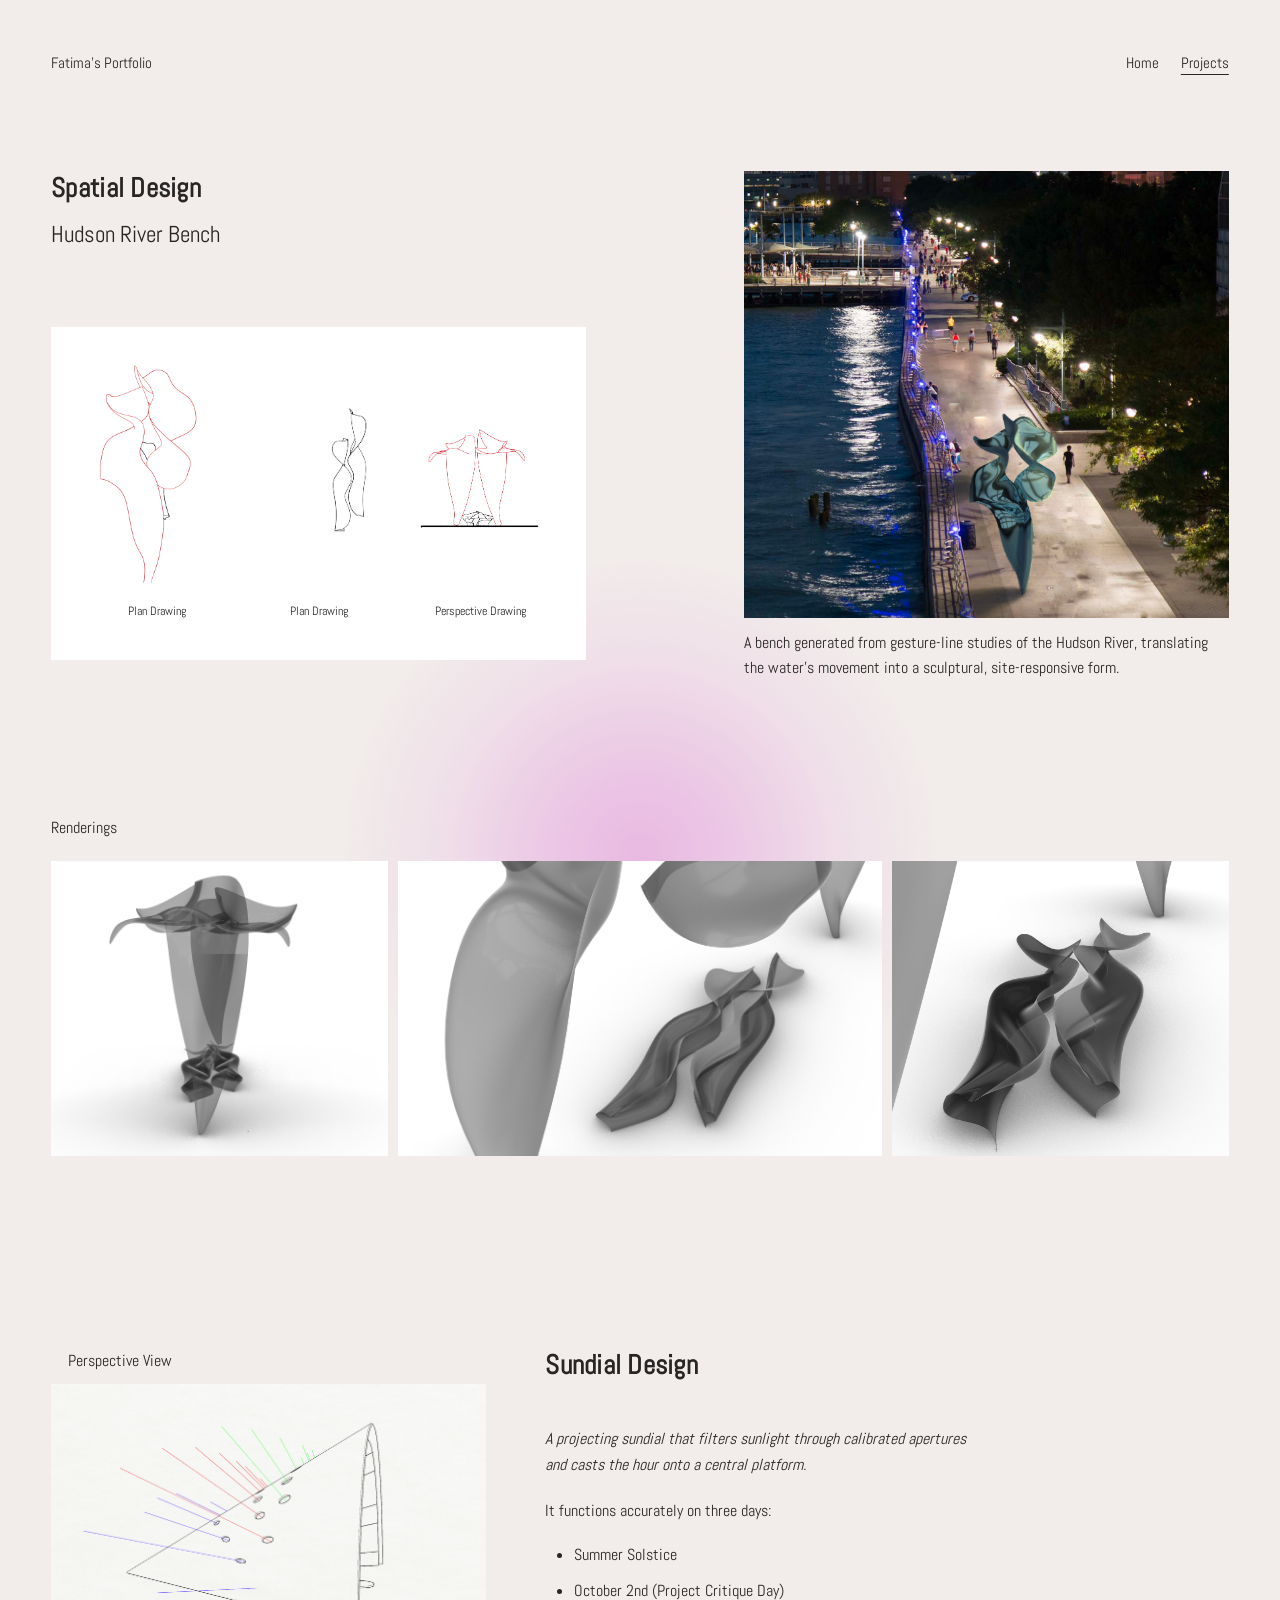
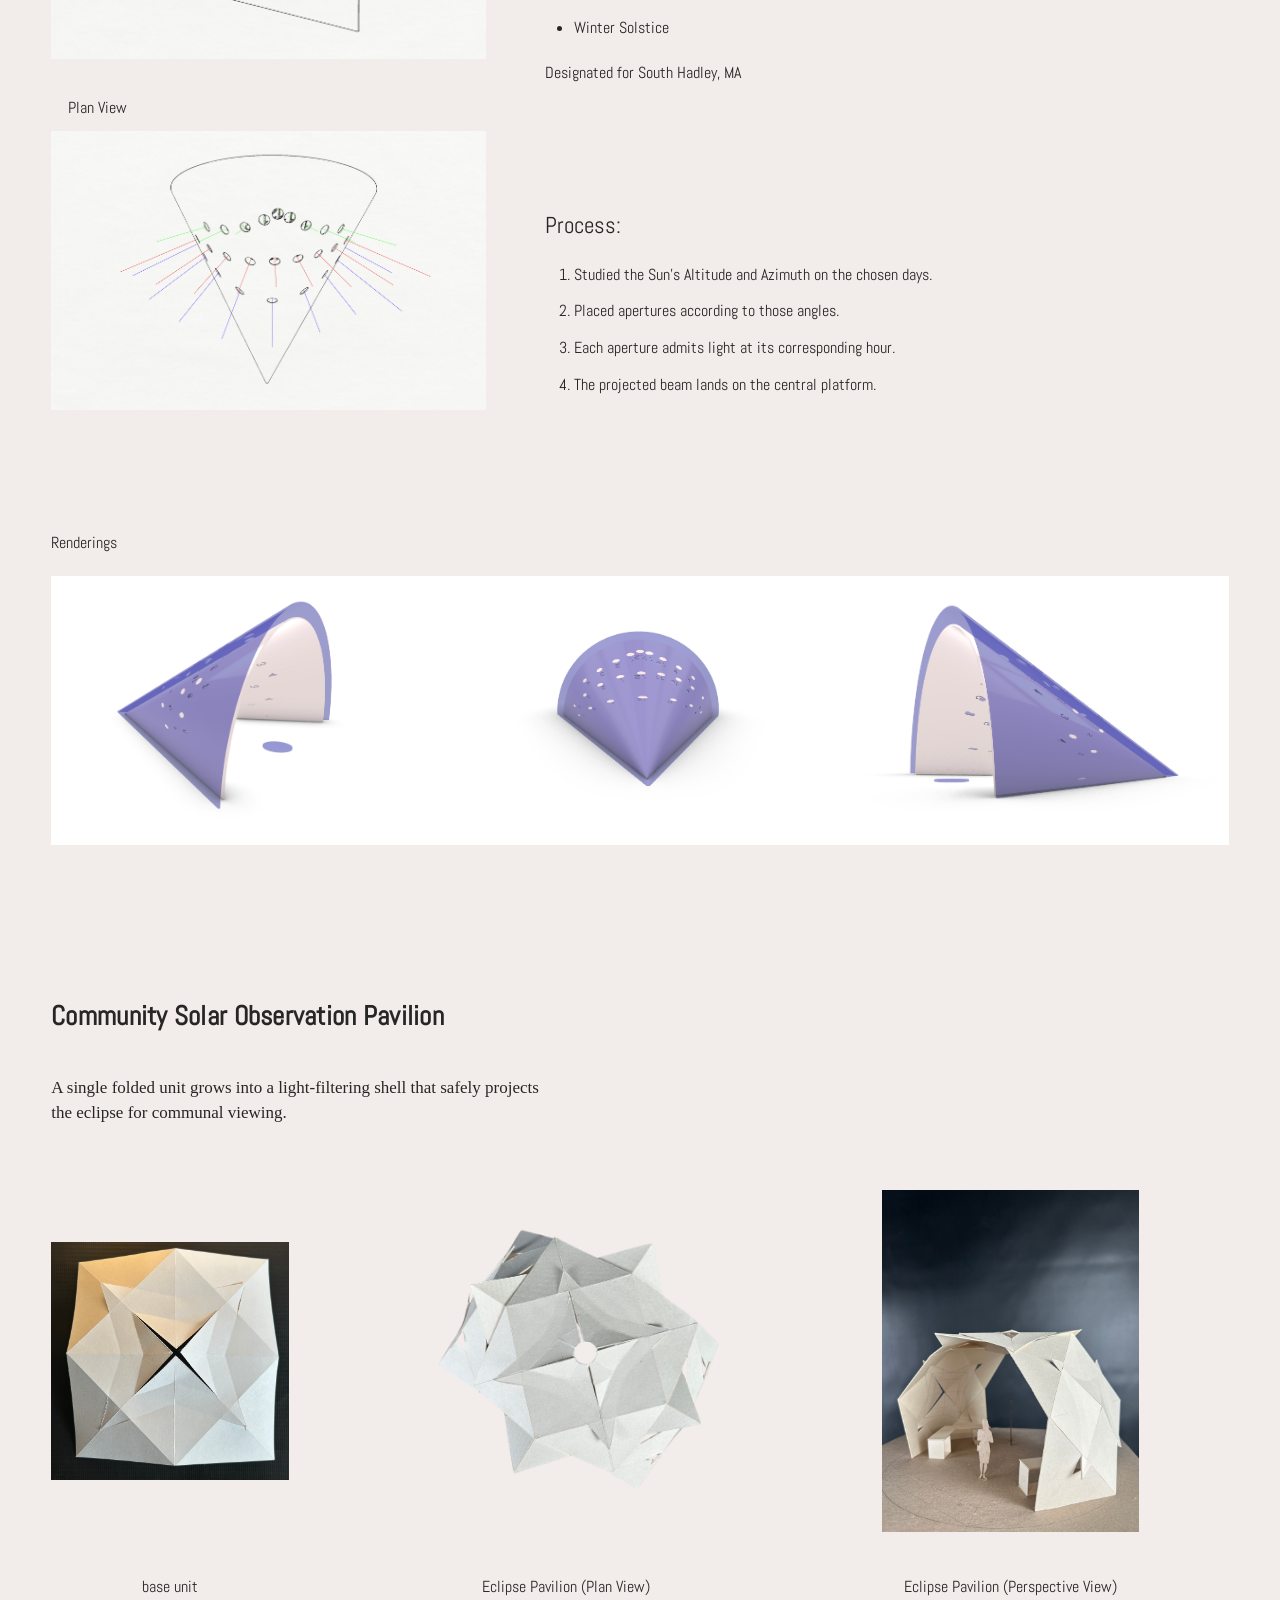
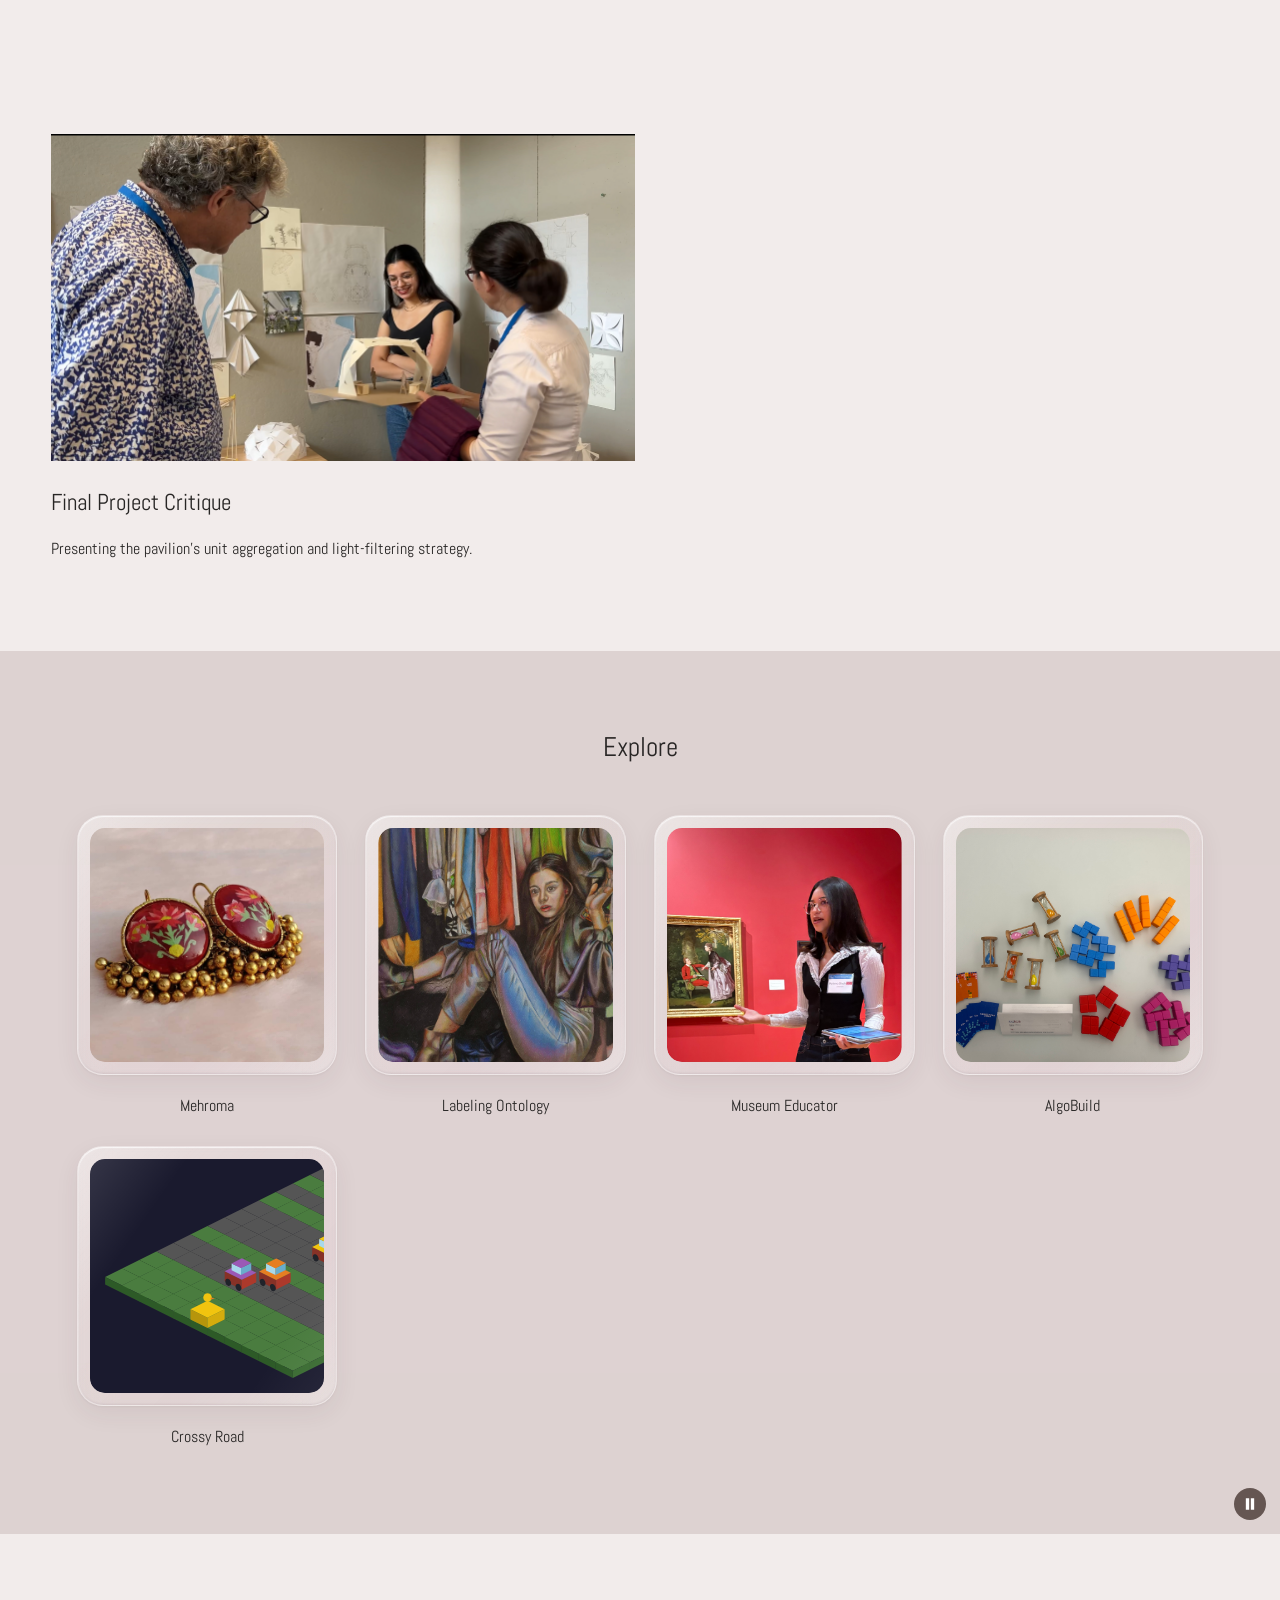
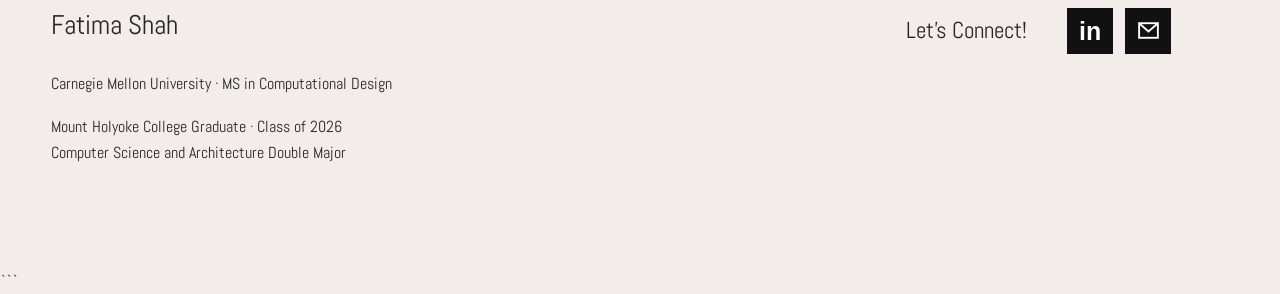
<file: spatial_design.html>
<!DOCTYPE html>
<html lang="en">
<head>
  <meta charset="UTF-8">
  <meta name="viewport" content="width=device-width, initial-scale=1">

  <title>Spatial Design — Fatima Shah</title>

  <link rel="preconnect" href="https://fonts.googleapis.com">
  <link rel="preconnect" href="https://fonts.gstatic.com" crossorigin>
  <link
    href="https://fonts.googleapis.com/css2?family=Abel&display=swap"
    rel="stylesheet"
  >

  <!-- Keeps your existing slow cursor halo. -->
  <script src="script.js" defer></script>

  <style>
    :root {
      --paper: #f2eceb;
      --ink: #282625;
      --pink: 226, 147, 220;
    }

    * {
      box-sizing: border-box;
    }

    html {
      scroll-behavior: smooth;
    }

    body {
      margin: 0;
      background: var(--paper);
      color: var(--ink);
      font-family: "Abel", Arial, sans-serif;
      font-weight: 400;
      line-height: 1.6;
      -webkit-font-smoothing: antialiased;
      isolation: isolate;
    }

    h1, h2, h3, p, figure {
      margin: 0;
    }

    h1, h2, h3 {
      font-weight: 400;
    }

    img {
      display: block;
      max-width: 100%;
      height: auto;
    }

    a {
      color: inherit;
    }

    a:focus-visible,
    button:focus-visible {
      outline: 2px solid currentColor;
      outline-offset: 6px;
    }

    /* Navigation */

    .site-header {
      display: flex;
      align-items: center;
      justify-content: space-between;
      padding: 3.2vw 4vw;
    }

    .wordmark,
    .site-nav a {
      font-size: clamp(15px, 1.08vw, 21px);
      text-decoration: none;
    }

    .site-nav {
      display: flex;
      gap: 22px;
    }

    .site-nav a[aria-current],
    .site-nav a:hover {
      text-decoration: underline;
      text-underline-offset: 6px;
      text-decoration-thickness: 1px;
    }

    /* Cursor halo */

    .pink-glow {
      position: fixed;
      z-index: -1;
      top: 0;
      left: 0;
      width: clamp(340px, 46vw, 900px);
      aspect-ratio: 1;
      border-radius: 50%;
      pointer-events: none;

      background: radial-gradient(
        circle,
        rgba(var(--pink), 0.58) 0%,
        rgba(var(--pink), 0.36) 27%,
        rgba(var(--pink), 0.13) 49%,
        rgba(var(--pink), 0) 72%
      );

      transform:
        translate3d(
          var(--halo-x, 50vw),
          var(--halo-y, 95vh),
          0
        )
        translate(-50%, -50%);
    }

    /* Shared page typography */

    .section-title {
      font-size: clamp(27px, 1.9vw, 38px);
      font-weight: 600;
      line-height: 1.3;
      letter-spacing: 0.01em;
    }

    .body-copy,
    figcaption,
    .small-heading {
      font-size: clamp(16px, 1.08vw, 21px);
      line-height: 1.6;
    }

    /* Hudson River Bench opening */

    .bench-intro {
      display: grid;
      grid-template-columns: 41.8vw minmax(0, 1fr);
      gap: 12.3vw;
      align-items: start;
      padding: 3.5vw 4vw 0;
    }

    .bench-subtitle {
      margin-top: 12px;
      font-size: clamp(23px, 1.5vw, 30px);
      line-height: 1.4;
    }

    .drawing-board {
      display: grid;
      grid-template-columns: repeat(3, minmax(0, 1fr));
      gap: 1.2vw;
      margin-top: 6vw;
      padding: 3vw 2.5vw;
      background: #fff;
    }

    .drawing-board figure {
      min-width: 0;
      text-align: center;
    }

    .drawing-window {
      position: relative;
      display: grid;
      place-items: center;
      height: 17vw;
      overflow: hidden;
    }

    .drawing-window img {
      width: 100%;
      height: 100%;
      object-fit: contain;
    }

    /* The black plan image is horizontal in your folder. */
    .drawing-window.rotated img {
      width: 17vw;
      height: 10vw;
      max-width: none;
      transform: rotate(90deg);
    }

    .drawing-board figcaption {
      margin-top: 1.5vw;
      font-size: clamp(12px, 0.95vw, 18px);
    }

    .bench-site img {
      width: 100%;
      aspect-ratio: 1.085 / 1;
      object-fit: cover;
      object-position: right center;
    }

    .bench-site figcaption {
      margin-top: 12px;
    }

    /* Bench renderings */

    .bench-renderings {
      margin: 10.5vw 4vw 0;
    }

    .small-heading {
      margin-bottom: 1.6vw;
    }

    .bench-render-grid {
      display: grid;
      grid-template-columns: 1fr 1.44fr 1fr;
      gap: 0.8vw;
      align-items: stretch;
    }

    .bench-render-grid img {
      width: 100%;
      height: 23vw;
      object-fit: cover;
      background: #fff;
    }

    /* Sundial: diagrams left and explanation right */

    .sundial {
      display: grid;
      grid-template-columns: 34vw minmax(0, 1fr);
      gap: 4.6vw;
      align-items: start;
      margin: 15vw 4vw 0;
    }

    .sun-diagrams figure + figure {
      margin-top: 2.8vw;
    }

    .sun-diagrams figcaption {
      margin: 0 0 0.8vw 1.3vw;
    }

    .sun-diagrams img {
      width: 100%;
      height: auto;
    }

    .sun-copy {
      max-width: 35vw;
    }

    .sun-description {
      max-width: 27em;
      margin-top: 3.4vw;
      font-style: italic;
    }

    .sun-copy p,
    .sun-copy li {
      font-size: clamp(16px, 1.08vw, 21px);
      line-height: 1.6;
    }

    .sun-days {
      margin-top: 1.3em;
    }

    .sun-copy ul,
    .sun-copy ol {
      padding-left: 1.8em;
      margin: 1.1em 0;
    }

    .sun-copy li + li {
      margin-top: 0.7em;
    }

    .sun-location {
      margin-top: 1.2em;
    }

    .sun-process {
      margin-top: 9.5vw;
    }

    .sun-process h3 {
      margin-bottom: 1.2vw;
      font-size: clamp(23px, 1.5vw, 30px);
    }

    /* Sundial rendering strip */

    .sun-renderings {
      margin: 9vw 4vw 0;
    }

    .sun-render-grid {
      display: grid;
      grid-template-columns: repeat(3, minmax(0, 1fr));
      background: #fff;
    }

    .sun-render-grid img {
      width: 100%;
      height: 21vw;
      object-fit: contain;
    }

    /* Pavilion */

    .pavilion {
      margin: 12vw 4vw 0;
    }

    .pavilion-description {
      max-width: 39vw;
      margin-top: 3.2vw;
      font-family: Georgia, "Times New Roman", serif;
      font-size: clamp(17px, 1.18vw, 23px);
      line-height: 1.5;
    }

    .pavilion-grid {
      display: grid;
      grid-template-columns: 18.6vw 26.3vw 26.3vw;
      justify-content: space-between;
      align-items: start;
      margin-top: 5vw;
      margin-right: 3.9vw;
    }

    .pavilion-grid figure {
      min-width: 0;
      text-align: center;
    }

    .pavilion-image {
      display: flex;
      align-items: center;
      height: 26.7vw;
    }

    .pavilion-image img {
      width: 100%;
      height: 100%;
      object-fit: contain;
    }

    .pavilion-grid .base-unit img {
      height: auto;
      aspect-ratio: 1;
      object-fit: cover;
    }

    .pavilion-grid figcaption {
      margin-top: 3.3vw;
    }

    /* Final critique */

    .critique {
      width: 45.6vw;
      margin: 10.5vw 0 7vw 4vw;
    }

    .critique img {
      width: 100%;
      height: auto;
    }

    .critique h2 {
      margin-top: 1.8vw;
      font-size: clamp(23px, 1.5vw, 30px);
    }

    .critique p {
      margin-top: 1.2vw;
      font-size: clamp(16px, 1.08vw, 21px);
    }

    /* Explore */

    .explore {
      position: relative;
      padding: 8.8vw 0 8vw;
      background: rgba(165, 142, 139, 0.92);
      color: var(--paper);
    }

    .explore h2 {
      text-align: center;
      margin-bottom: 6vw;
      font-size: clamp(27px, 1.85vw, 36px);
    }

    .explore-grid {
      display: grid;
      grid-template-columns: repeat(3, 18.5vw);
      justify-content: space-between;
      margin-left: 11.8%;
      margin-right: 15.6%;
    }

    .explore-grid a {
      min-width: 0;
      text-align: center;
      text-decoration: none;
    }

    .explore-grid img {
      width: 100%;
      aspect-ratio: 1;
      object-fit: cover;
    }

    .explore-grid span {
      display: block;
      margin-top: 3.5vw;
      font-size: clamp(16px, 1.08vw, 21px);
    }

    .explore-grid a:hover span {
      text-decoration: underline;
      text-underline-offset: 5px;
    }

    /* Pause button */

    .motion-toggle {
      position: absolute;
      right: 14px;
      bottom: 14px;
      display: grid;
      place-items: center;
      width: 32px;
      height: 32px;
      padding: 6px;
      border: 0;
      border-radius: 50%;
      background: #655652;
      color: white;
      cursor: pointer;
    }

    .motion-toggle[hidden] {
      display: none;
    }

    .motion-toggle svg {
      width: 100%;
      height: 100%;
      fill: currentColor;
    }

    .play-icon {
      display: none;
    }

    .motion-toggle[aria-pressed="true"] .pause-icon {
      display: none;
    }

    .motion-toggle[aria-pressed="true"] .play-icon {
      display: block;
    }

    /* Footer */

    .site-footer {
      display: grid;
      grid-template-columns: minmax(0, 1fr) auto;
      align-items: start;
      gap: 40px;
      padding: 5.8vw 8.5vw 8vw 4vw;
    }

    .footer-details h2 {
      margin-bottom: 28px;
      font-size: clamp(27px, 1.85vw, 36px);
      line-height: 1.3;
    }

    .footer-details p {
      font-size: clamp(16px, 1.08vw, 21px);
    }

    .footer-details p + p {
      margin-top: 18px;
    }

    .footer-contact {
      display: flex;
      align-items: center;
      justify-self: end;
      gap: 40px;
    }

    .footer-contact h2 {
      font-size: clamp(23px, 1.5vw, 30px);
      white-space: nowrap;
    }

    .social-links {
      display: flex;
      gap: 10px;
    }

    .social-link {
      display: grid;
      place-items: center;
      width: 36px;
      height: 36px;
      padding: 8px;
      border: 0;
      border-radius: 0;
      background: #000;
      color: var(--paper);
      text-decoration: none;
    }

    .social-link:disabled {
      opacity: 1;
    }

    .linkedin {
      font-family: Arial, sans-serif;
      font-size: 21px;
      font-weight: 700;
      letter-spacing: -1px;
    }

    .social-link svg {
      width: 100%;
      height: 100%;
      fill: none;
      stroke: currentColor;
      stroke-width: 1.8;
    }

    /* Tablet */

    @media (max-width: 1000px) {
      .site-header {
        padding: 30px 5vw;
      }

      .bench-intro {
        grid-template-columns: 1fr 1fr;
        gap: 5vw;
        padding-top: 45px;
      }

      .drawing-board {
        margin-top: 40px;
        padding: 25px 15px;
      }

      .drawing-board figcaption {
        font-size: 13px;
      }

      .sundial {
        grid-template-columns: 40vw minmax(0, 1fr);
      }

      .sun-copy {
        max-width: none;
      }

      .sun-process {
        margin-top: 50px;
      }

      .pavilion-description {
        max-width: 65vw;
      }

      .footer-contact {
        gap: 20px;
      }
    }

    /* Phone */

    @media (max-width: 650px) {
      .bench-intro {
        grid-template-columns: 1fr;
        gap: 35px;
        padding: 35px 6vw 0;
      }

      .drawing-board {
        margin-top: 30px;
        gap: 12px;
        padding: 25px 15px;
      }

      .drawing-window {
        height: 42vw;
      }

      .drawing-window.rotated img {
        width: 42vw;
        height: 20vw;
      }

      .drawing-board figcaption {
        margin-top: 18px;
        font-size: 12px;
      }

      .bench-site img {
        aspect-ratio: 1.085 / 1;
      }

      .bench-renderings,
      .sun-renderings {
        margin: 60px 6vw 0;
      }

      .small-heading {
        margin-bottom: 20px;
      }

      .bench-render-grid {
        grid-template-columns: 1fr;
        gap: 18px;
      }

      .bench-render-grid img {
        height: auto;
        max-height: 95vw;
        object-fit: contain;
      }

      .sundial {
        grid-template-columns: 1fr;
        gap: 40px;
        margin: 75px 6vw 0;
      }

      .sun-diagrams figure + figure {
        margin-top: 30px;
      }

      .sun-diagrams figcaption {
        margin: 0 0 12px;
      }

      .sun-description {
        margin-top: 25px;
      }

      .sun-process {
        margin-top: 35px;
      }

      .sun-render-grid {
        grid-template-columns: 1fr;
      }

      .sun-render-grid img {
        height: auto;
        max-height: 75vw;
        object-fit: contain;
      }

      .pavilion {
        margin: 75px 6vw 0;
      }

      .pavilion-description {
        max-width: none;
        margin-top: 25px;
      }

      .pavilion-grid {
        grid-template-columns: 1fr;
        gap: 35px;
        margin: 35px 0 0;
      }

      .pavilion-image {
        height: auto;
      }

      .pavilion-image img {
        height: auto;
        max-height: 100vw;
        object-fit: contain;
      }

      .pavilion-grid .base-unit img {
        width: 70%;
        margin: 0 auto;
      }

      .pavilion-grid figcaption {
        margin-top: 18px;
      }

      .critique {
        width: auto;
        margin: 65px 6vw;
      }

      .critique h2 {
        margin-top: 22px;
      }

      .critique p {
        margin-top: 15px;
      }

      .explore {
        padding: 55px 6vw 75px;
      }

      .explore h2 {
        margin-bottom: 35px;
      }

      .explore-grid {
        grid-template-columns: repeat(3, minmax(0, 1fr));
        gap: 5vw;
        margin: 0;
      }

      .explore-grid span {
        font-size: 14px;
        margin-top: 18px;
      }

      .site-footer {
        grid-template-columns: 1fr;
        padding: 55px 8vw 70px;
      }

      .footer-contact {
        justify-self: end;
        flex-wrap: wrap;
        justify-content: flex-end;
      }
    }

    @media (prefers-reduced-motion: reduce) {
      html {
        scroll-behavior: auto;
      }
    }
    .explore {
    position: relative;
    isolation: auto;
    overflow: hidden;
    background: rgba(165, 142, 139, 0.4);
    }

    .explore::before {
    content: none;
    }
    /* Consistent glass Explore sections */
.explore {
  position: relative;
  isolation: auto;
  background: rgba(165, 142, 139, 0.4);
  padding: 80px 7vw 90px;
  color: #282625;
}

.explore::before {
  content: none;
}

.explore > h2 {
  color: #282625;
  text-align: center;
  margin-bottom: 55px;
}

.explore .explore-grid {
  display: flex;
  flex-wrap: wrap;
  justify-content: center;
  align-items: flex-start;
  gap: 45px;
  width: 100%;
  max-width: 1300px;
  margin: 0 auto;
}

.explore .explore-grid > a {
  position: relative;
  display: block;
  flex: 0 1 260px;
  min-width: 0;
  padding: 12px 12px 0;
  color: #282625;
  text-align: center;
  text-decoration: none;
  background: transparent;

  transition:
    transform 400ms ease,
    filter 400ms ease,
    opacity 400ms ease;
}

/* Square glass panel behind each picture */
.explore .explore-grid > a::before {
  content: "";
  position: absolute;
  top: 0;
  left: 0;
  width: 100%;
  aspect-ratio: 1;
  box-sizing: border-box;
  pointer-events: none;

  background: rgba(255, 255, 255, 0.12);
  border: 1px solid rgba(255, 255, 255, 0.65);
  border-radius: 0;

  -webkit-backdrop-filter: blur(12px);
  backdrop-filter: blur(12px);

  box-shadow:
    inset 0 1px 0 rgba(255, 255, 255, 0.7),
    0 5px 20px rgba(65, 45, 60, 0.05);

  transition:
    background 400ms ease,
    border-color 400ms ease,
    box-shadow 400ms ease;
}

/* Supports both versions of your existing markup */
.explore .explore-grid > a > figure {
  position: relative;
  margin: 0;
}

.explore .explore-grid img {
  position: relative;
  display: block;
  width: 100%;
  height: auto;
  aspect-ratio: 1;
  object-fit: cover;
  object-position: center;
  border: 0;
  border-radius: 0;
}

/* Captions sit outside the square glass outline */
.explore .explore-grid > a > span,
.explore .explore-grid figcaption {
  position: relative;
  display: block;
  margin: 34px 0 0;
  color: #282625;
  font-size: clamp(16px, 1.08vw, 21px);
  line-height: 1.4;
}

/* Gentle lift and matching background blur */
@media (hover: hover) and (pointer: fine) {
  .explore .explore-grid:has(> a:hover)
    > a:not(:hover):not(:focus-visible) {
    filter: blur(3px);
    opacity: 0.6;
  }

  .explore .explore-grid > a:hover {
    transform: translateY(-7px);
    text-decoration: none;
  }

  .explore .explore-grid > a:hover::before {
    background: rgba(255, 255, 255, 0.22);
    border-color: rgba(255, 255, 255, 0.95);

    box-shadow:
      inset 0 1px 0 rgba(255, 255, 255, 0.95),
      inset 0 0 0 1px rgba(255, 255, 255, 0.18),
      0 18px 38px rgba(70, 45, 65, 0.13);
  }
}

.explore .explore-grid > a:focus-visible {
  outline: 2px solid #95758d;
  outline-offset: 6px;
}

/* Two columns on phones */
@media (max-width: 600px) {
  .explore {
    padding: 55px 6vw 80px;
  }

  .explore > h2 {
    margin-bottom: 35px;
  }

  .explore .explore-grid {
    gap: 30px 18px;
  }

  .explore .explore-grid > a {
    flex: 0 1 calc(50% - 9px);
    padding: 8px 8px 0;
  }

  .explore .explore-grid > a > span,
  .explore .explore-grid figcaption {
    margin-top: 25px;
    font-size: 16px;
  }
}

@media (prefers-reduced-motion: reduce) {
  .explore .explore-grid > a,
  .explore .explore-grid > a::before {
    transition: none;
  }

  .explore .explore-grid > a:hover {
    transform: none;
  }
}
  </style>
</head>

<body>
  <div class="pink-glow" aria-hidden="true"></div>

  <header class="site-header">
    <a class="wordmark" href="index.html">
      Fatima's Portfolio
    </a>

    <nav class="site-nav" aria-label="Primary navigation">
      <a href="index.html">Home</a>
      <a href="index.html#projects" aria-current="location">
        Projects
      </a>
    </nav>
  </header>

  <main>
    <!-- HUDSON RIVER BENCH -->

    <section class="bench-intro">
      <div class="bench-left">
        <h1 class="section-title">Spatial Design</h1>
        <h2 class="bench-subtitle">Hudson River Bench</h2>

        <div class="drawing-board">
          <figure>
            <div class="drawing-window">
              <img
                src="images/bench_sketch4.png"
                alt="Red gesture-line plan drawing of the bench"
              >
            </div>
            <figcaption>Plan Drawing</figcaption>
          </figure>

          <figure>
            <div class="drawing-window rotated">
              <img
                src="images/bench_sketch1.png"
                alt="Black-line plan drawing of the bench"
              >
            </div>
            <figcaption>Plan Drawing</figcaption>
          </figure>

          <figure>
            <div class="drawing-window">
              <img
                src="images/bench_sketch3.png"
                alt="Perspective drawing of the full bench structure"
              >
            </div>
            <figcaption>Perspective Drawing</figcaption>
          </figure>
        </div>
      </div>

      <figure class="bench-site">
        <img
          src="images/bench1.png"
          alt="Hudson River Bench placed along the waterfront at night"
        >

        <figcaption>
          A bench generated from gesture-line studies of the Hudson River,
          translating the water’s movement into a sculptural,
          site-responsive form.
        </figcaption>
      </figure>
    </section>

    <!-- BENCH RENDERINGS -->

    <section class="bench-renderings" aria-labelledby="bench-renders-title">
      <h2 class="small-heading" id="bench-renders-title">Renderings</h2>

      <div class="bench-render-grid">
        <img
          src="images/bench_render2.png"
          alt="Full-height rendering of the sculptural bench"
          loading="lazy"
        >

        <img
          src="images/bench_render4.png"
          alt="Overhead detail of the bench’s flowing surfaces"
          loading="lazy"
        >

        <img
          src="images/bench_render1.png"
          alt="Perspective detail of the bench seating"
          loading="lazy"
        >
      </div>
    </section>

    <!-- SUNDIAL DESIGN -->

    <section class="sundial">
      <div class="sun-diagrams">
        <figure>
          <figcaption>Perspective View</figcaption>

          <img
            src="images/sun_sketch1.png"
            alt="Perspective sundial diagram with colored sunlight paths"
            loading="lazy"
          >
        </figure>

        <figure>
          <figcaption>Plan View</figcaption>

          <img
            src="images/sun_sketch2.png"
            alt="Plan diagram showing sundial apertures and sunlight paths"
            loading="lazy"
          >
        </figure>
      </div>

      <div class="sun-copy">
        <h2 class="section-title">Sundial Design</h2>

        <p class="sun-description">
          A projecting sundial that filters sunlight through calibrated
          apertures and casts the hour onto a central platform.
        </p>

        <p class="sun-days">It functions accurately on three days:</p>

        <ul>
          <li>Summer Solstice</li>
          <li>October 2nd (Project Critique Day)</li>
          <li>Winter Solstice</li>
        </ul>

        <p class="sun-location">Designated for South Hadley, MA</p>

        <div class="sun-process">
          <h3>Process:</h3>

          <ol>
            <li>
              Studied the Sun’s Altitude and Azimuth on the chosen days.
            </li>
            <li>
              Placed apertures according to those angles.
            </li>
            <li>
              Each aperture admits light at its corresponding hour.
            </li>
            <li>
              The projected beam lands on the central platform.
            </li>
          </ol>
        </div>
      </div>
    </section>

    <!-- SUNDIAL RENDERINGS -->

    <section class="sun-renderings" aria-labelledby="sun-renders-title">
      <h2 class="small-heading" id="sun-renders-title">Renderings</h2>

      <div class="sun-render-grid">
        <img
          src="images/sun3.png"
          alt="Left perspective rendering of the purple sundial"
          loading="lazy"
        >

        <img
          src="images/sun2.png"
          alt="Front rendering showing the sundial’s calibrated apertures"
          loading="lazy"
        >

        <img
          src="images/sun1.png"
          alt="Right perspective rendering of the purple sundial"
          loading="lazy"
        >
      </div>
    </section>

    <!-- COMMUNITY PAVILION -->

    <section class="pavilion">
      <h2 class="section-title">
        Community Solar Observation Pavilion
      </h2>

      <p class="pavilion-description">
        A single folded unit grows into a light-filtering shell that
        safely projects the eclipse for communal viewing.
      </p>

      <div class="pavilion-grid">
        <figure>
          <div class="pavilion-image base-unit">
            <img
              src="images/lamp3.JPG"
              alt="Folded paper base unit"
              loading="lazy"
            >
          </div>
          <figcaption>base unit</figcaption>
        </figure>

        <figure>
          <div class="pavilion-image">
            <img
              src="images/pav2.png"
              alt="Plan view of the folded pavilion"
              loading="lazy"
            >
          </div>
          <figcaption>Eclipse Pavilion (Plan View)</figcaption>
        </figure>

        <figure>
          <div class="pavilion-image">
            <img
              src="images/pav1.JPG"
              alt="Physical pavilion model with seating and a scale figure"
              loading="lazy"
            >
          </div>
          <figcaption>Eclipse Pavilion (Perspective View)</figcaption>
        </figure>
      </div>
    </section>

    <!-- CRITIQUE -->

    <section class="critique">
      <img
        src="images/crit1.jpg"
        alt="Fatima presenting the pavilion model during the final critique"
        loading="lazy"
      >

      <h2>Final Project Critique</h2>

      <p>
        Presenting the pavilion’s unit aggregation and light-filtering
        strategy.
      </p>
    </section>

    <!-- EXPLORE -->

    <section class="explore">
      <h2>Explore</h2>

      <div class="explore-grid">
        <a href="labeling_ontology.html">
          <img
            src="images/ontol2.jpg"
            alt="Labeling Ontology artwork"
            loading="lazy"
          >
          <span>Labeling Ontology</span>
        </a>

        <a href="mehroma.html">
          <img
            src="images/red2.jpg"
            alt="Red and gold floral Mehroma earrings"
            loading="lazy"
          >
          <span>Mehroma</span>
        </a>

        <a href="museum_educator.html">
          <img
            src="images/mus1.jpg"
            alt="Fatima presenting artwork in a museum"
            loading="lazy"
          >
          <span>Museum Educator</span>
        </a>
      </div>

      <button
        class="motion-toggle"
        type="button"
        aria-label="Pause cursor halo"
        aria-pressed="false"
        hidden
      >
        <svg class="pause-icon" viewBox="0 0 24 24" aria-hidden="true">
          <path d="M7 5h4v14H7zm6 0h4v14h-4z"/>
        </svg>

        <svg class="play-icon" viewBox="0 0 24 24" aria-hidden="true">
          <path d="m8 5 11 7-11 7z"/>
        </svg>
      </button>
    </section>
  </main>

  <!-- FOOTER -->

  <footer class="site-footer">
    <div class="footer-details">
      <h2>Fatima Shah</h2>
      <p>Carnegie Mellon University · MS in Computational Design</p>
      <p>
        Mount Holyoke College Graduate · Class of 2026<br>
        Computer Science and Architecture Double Major
      </p>
    </div>

    <div class="footer-contact">
      <h2>Let’s Connect!</h2>

      <div class="social-links">
        <button
          class="social-link linkedin"
          type="button"
          aria-label="LinkedIn profile not yet added"
          disabled
        >
          <span aria-hidden="true">in</span>
        </button>

        <a
          class="social-link"
          href="mailto:fatimas@andrew.cmu.edu"
          aria-label="Email Fatima Shah"
        >
          <svg viewBox="0 0 24 24" aria-hidden="true">
            <path d="M3 6h18v12H3z"/>
            <path d="m3 6 9 7 9-7"/>
          </svg>
        </a>
      </div>
    </div>
  </footer>
</body>
</html>
```
</file>
<file: style.css>
:root {
    --paper: #f2eceb;
    --ink: #282625;
    --muted: #65615b;
    --pink: 226, 147, 220;
    --page-padding: 4vw;
  }
  
  * {
    box-sizing: border-box;
  }
  
  html {
    scroll-behavior: smooth;
  }
  
  body {
    margin: 0;
    background: var(--paper);
    color: var(--ink);
    font-family: "Abel", Arial, sans-serif;
    font-size: 16px;
    font-weight: 400;
    line-height: 1.6;
    -webkit-font-smoothing: antialiased;
    isolation: isolate;
  }
  
  a {
    color: inherit;
  }
  
  button {
    font: inherit;
  }
  
  img {
    display: block;
    max-width: 100%;
  }
  
  h1,
  h2,
  p,
  figure {
    margin: 0;
  }
  
  h1,
  h2,
  h3 {
    font-weight: 400;
  }
  
  a:focus-visible,
  button:focus-visible {
    outline: 2px solid var(--muted);
    outline-offset: 6px;
  }
  
  ::selection {
    background: #e8bddf;
  }
  
  /* Navigation */
  
  .site-header {
    position: absolute;
    top: 0;
    left: 0;
    z-index: 10;
    display: flex;
    align-items: center;
    justify-content: space-between;
    width: 100%;
    padding: 43px var(--page-padding);
  }
  
  .wordmark,
  .site-nav a {
    font-size: 16px;
    line-height: 1.4;
    text-decoration: none;
  }
  
  .site-nav {
    display: flex;
    align-items: center;
    gap: 22px;
  }
  
  .site-nav a {
    text-underline-offset: 6px;
    text-decoration-thickness: 1px;
  }
  
  .site-nav a[aria-current],
  .site-nav a:hover {
    text-decoration-line: underline;
  }
  
  /* Cursor halo */
  
  .pink-glow {
    position: fixed;
    z-index: -1;
    top: 0;
    left: 0;
    width: clamp(340px, 46vw, 900px);
    aspect-ratio: 1;
    border-radius: 50%;
    pointer-events: none;
  
    background: radial-gradient(
      ellipse at center,
      rgba(var(--pink), 0.58) 0%,
      rgba(var(--pink), 0.36) 27%,
      rgba(var(--pink), 0.13) 49%,
      rgba(var(--pink), 0) 72%
    );
  
    transform:
      translate3d(
        var(--halo-x, 50vw),
        var(--halo-y, 95vh),
        0
      )
      translate(-50%, -50%);
  }
  
  /* Homepage hero */
  
  .hero {
    position: relative;
    display: grid;
    place-items: center;
    min-height: 100vh;
    min-height: 100svh;
    padding: 120px 24px;
  }
  
  .hero-content {
    text-align: center;
    transform: translateY(-10px);
  }
  
  .hero h1 {
    color: var(--muted);
    font-size: clamp(38px, 3vw, 52px);
    line-height: 1.2;
    letter-spacing: 0.015em;
  }
  
  .hero-content p {
    margin-top: 42px;
    color: #87817b;
    font-family: Arial, sans-serif;
    font-size: clamp(10px, 0.7vw, 12px);
    line-height: 1.6;
  }
  
  .work-area {
    position: relative;
  }
  
  /* About */
  
  .about {
    display: grid;
    grid-template-columns: 31vw 26.3vw;
    justify-content: space-between;
    align-items: center;
    padding: 10vw 7.9vw 0 15.6vw;
  }
  
  .about-copy h2 {
    margin-bottom: 3.8vw;
    font-size: clamp(23px, 1.5vw, 30px);
    line-height: 1.3;
  }
  
  .about-copy p {
    font-size: clamp(16px, 1.08vw, 21px);
    line-height: 1.55;
    letter-spacing: 0.008em;
  }
  
  .about-copy p + p {
    margin-top: 18px;
  }
  
  .portrait {
    width: 100%;
    height: auto;
    aspect-ratio: 3 / 2;
    object-fit: cover;
    object-position: 50% 10%;
  }
  
  /* Homepage projects */
  
  .projects {
    padding: 15.8vw 7.3vw 10.5vw 7.9vw;
    scroll-margin-top: 48px;
  }
  
  .projects > h2 {
    margin-bottom: 8.7vw;
    color: var(--muted);
    font-size: clamp(27px, 1.85vw, 36px);
    line-height: 1.3;
    text-align: center;
  }
  
  .project-grid {
    display: grid;
    grid-template-columns: repeat(4, minmax(0, 1fr));
    align-items: start;
    column-gap: 8vw;
  }
  
  .project-link {
    display: block;
    min-width: 0;
    text-decoration: none;
  }
  
  .project-card {
    min-width: 0;
    text-align: center;
  }
  
  .project-image {
    display: grid;
    align-items: center;
    height: 15.7vw;
  }
  
  .project-image img {
    width: 100%;
    height: auto;
    aspect-ratio: 1;
    object-fit: cover;
    object-position: center;
  }
  
  .project-image img[src$="ontol1.jpg"] {
    object-fit: cover;
    object-position: center;

  }
  
  .project-image img[src$="mus1.jpg"] {
    object-position: 75% center;
  }
  
  .project-image img[src$="bench_render4.png"] {
    object-position: 85% center;
  }
  
  .project-spatial .project-image img {
    width: calc(100% + 1vw);
    max-width: none;
    margin-left: -0.5vw;
  }
  
  .project-card figcaption {
    margin-top: 3.5vw;
    font-size: clamp(16px, 1.08vw, 21px);
    line-height: 1.5;
  }
  
  .project-link:hover figcaption,
  .project-link:focus-visible figcaption {
    text-decoration: underline;
    text-underline-offset: 5px;
  }
  
  /* Halo pause button */
  
  .motion-toggle {
    position: absolute;
    right: 14px;
    bottom: 14px;
    display: grid;
    place-items: center;
    width: 32px;
    height: 32px;
    padding: 6px;
    border: 0;
    border-radius: 50%;
    background: #817d7b;
    color: white;
    cursor: pointer;
  }
  
  .motion-toggle[hidden] {
    display: none;
  }
  
  .motion-toggle svg {
    width: 100%;
    height: 100%;
    fill: currentColor;
  }
  
  .motion-toggle .play-icon {
    display: none;
  }
  
  .motion-toggle[aria-pressed="true"] .pause-icon {
    display: none;
  }
  
  .motion-toggle[aria-pressed="true"] .play-icon {
    display: block;
  }
  
  /* Footer */
  
  .site-footer {
    display: grid;
    grid-template-columns: minmax(0, 1fr) auto;
    align-items: start;
    gap: 40px;
    min-height: 23.5vw;
    padding: 5.8vw 8.5vw 8vw var(--page-padding);
  }
  
  .footer-details h2 {
    margin-bottom: 28px;
    font-size: clamp(27px, 1.85vw, 36px);
    line-height: 1.3;
  }
  
  .footer-details p {
    font-size: clamp(16px, 1.08vw, 21px);
    line-height: 1.6;
  }
  
  .footer-details p + p {
    margin-top: 18px;
  }
  
  .footer-contact {
    display: flex;
    align-items: center;
    justify-self: end;
    align-self: start;
    gap: 40px;
    margin: 0;
  }
  
  .footer-contact h2 {
    font-size: clamp(23px, 1.5vw, 30px);
    line-height: 1.3;
    white-space: nowrap;
  }
  
  .social-links {
    display: flex;
    gap: 10px;
  }
  
  .social-link {
    display: grid;
    place-items: center;
    width: 36px;
    height: 36px;
    padding: 8px;
    border: 0;
    border-radius: 0;
    background: #000;
    color: var(--paper);
    text-decoration: none;
  }
  
  .social-link:disabled {
    opacity: 1;
    cursor: default;
  }
  
  .linkedin {
    font-family: Arial, sans-serif;
    font-size: 21px;
    font-weight: 700;
    line-height: 1;
    letter-spacing: -1px;
  }
  
  .social-link svg {
    width: 100%;
    height: 100%;
    fill: none;
    stroke: currentColor;
    stroke-width: 1.8;
  }
  
  /* Project page headings */
  
  .project-title {
    padding: 11.5vw 6vw 0;
    text-align: center;
    font-size: clamp(27px, 1.8vw, 36px);
    line-height: 1.3;
  }
  
  /* Mehroma introduction */
  
  .mehroma-intro {
    width: 29.4vw;
    margin: 3.6vw auto 8vw;
  }
  
  .mehroma-intro img {
    width: 100%;
    height: auto;
  }
  
  /* Source / Reinterpretation / Material Detail */
  
  .comparison {
    width: 65%;
    margin: 0 auto;
  }
  
  .comparison-row {
    display: grid;
    grid-template-columns: repeat(3, minmax(0, 1fr));
    gap: 4.5vw;
    margin-bottom: 4vw;
  }
  
  .comparison-row figure {
    min-width: 0;
    text-align: center;
  }
  
  .comparison-row h3 {
    margin: 0 0 3.8vw;
    font-size: clamp(16px, 1.08vw, 21px);
  }
  
  .comparison-row:not(:first-child) h3 {
    display: none;
  }
  
  .comparison-row img {
    width: 100%;
    aspect-ratio: 1;
    object-fit: cover;
  }
  
  .comparison-row figcaption {
    margin-top: 3.2vw;
    font-size: clamp(15px, 1vw, 20px);
  }
  
  /* Methodology */
  
  .methodology {
    display: grid;
    grid-template-columns: 1.4fr 0.42fr 1fr;
    align-items: center;
    gap: 5vw;
    width: 58%;
    margin: 10vw auto;
  }
  
  .method-source img {
    width: 100%;
    height: auto;
  }
  
  .motif-details {
    display: grid;
    gap: 4vw;
  }
  
  .motif {
    width: 100%;
    aspect-ratio: 1;
    border-radius: 50%;
    object-fit: cover;
  }
  
  .motif-0 {
    object-position: top;
  }
  
  .motif-1 {
    object-position: center;
  }
  
  .motif-2 {
    object-position: bottom;
  }
  
  .method-copy h2 {
    font-size: clamp(25px, 1.8vw, 36px);
    margin-bottom: 2vw;
  }
  
  .method-copy ol {
    list-style: none;
    counter-reset: method;
    padding: 0;
    margin: 0;
  }
  
  .method-copy li {
    counter-increment: method;
    margin-bottom: 1.2vw;
    font-size: clamp(16px, 1.08vw, 21px);
  }
  
  .method-copy li::before {
    content: counter(method, decimal-leading-zero) ". ";
  }
  
  /* Restoration */
  
  .restoration {
    display: grid;
    grid-template-columns: 1fr 1.5fr;
    gap: 8vw;
    align-items: start;
    margin: 9vw 7.9vw 0;
  }
  
  .restoration h2 {
    font-size: clamp(23px, 1.5vw, 30px);
    margin: 1vw 0 4vw;
  }
  
  .restoration p {
    font-size: clamp(16px, 1.08vw, 21px);
    line-height: 1.6;
    margin-bottom: 1.2em;
  }
  
  .restoration figure img {
    width: 100%;
    height: auto;
  }
  
  .restoration figcaption {
    width: 11em;
    margin: 1.6vw 0 0 auto;
    font-size: clamp(16px, 1.08vw, 21px);
  }
  
  .restoration em,
  .restoration-gallery em {
    display: inline-block;
    margin-top: 1.2em;
  }
  
  .restoration-gallery {
    display: grid;
    grid-template-columns: 1fr 1.05fr 1.5fr 1fr;
    gap: 2.8vw;
    align-items: end;
    margin: 6vw 9vw 16vw;
  }
  
  .restoration-gallery img {
    width: 100%;
    height: 16vw;
    object-fit: cover;
  }
  
  .restoration-gallery p {
    font-size: clamp(16px, 1.08vw, 21px);
  }
  
  /* Explore other projects */
  
  .explore {
    position: relative;
    padding: 8vw 12vw;
    color: var(--paper);
    background: rgba(155, 131, 129, 0.9);
  }
  
  .explore h2 {
    text-align: center;
    font-size: clamp(23px, 1.5vw, 30px);
    margin-bottom: 6vw;
  }
  
  .explore-grid {
    display: grid;
    grid-template-columns: repeat(3, minmax(0, 1fr));
    gap: 10vw;
  }
  
  .explore-grid a {
    display: block;
    min-width: 0;
    text-align: center;
    text-decoration: none;
  }
  
  .explore-grid img {
    width: 100%;
    aspect-ratio: 1;
    object-fit: cover;
  }
  
  .explore-grid span {
    display: block;
    margin-top: 3.5vw;
    font-size: clamp(16px, 1.08vw, 21px);
  }
  
  .explore-grid a:hover span {
    text-decoration: underline;
    text-underline-offset: 5px;
  }
  
  /* Other project galleries */
  
  .detail-section {
    width: 80%;
    margin: 5vw auto 9vw;
  }
  
  .detail-section > h2 {
    margin-bottom: 3vw;
    font-size: clamp(24px, 2vw, 36px);
    text-align: center;
  }
  
  .detail-gallery {
    display: grid;
    grid-template-columns: repeat(2, minmax(0, 1fr));
    align-items: start;
    gap: 5vw;
  }
  
  .detail-gallery img {
    width: 100%;
    height: auto;
  }
  
  /* Tablet */
  
  @media (max-width: 900px) {
    .about {
      grid-template-columns: 1.15fr 1fr;
      gap: 8vw;
      padding: 100px 8vw 0;
    }
  
    .about-copy h2 {
      margin-bottom: 32px;
    }
  
    .projects {
      padding: 130px 8vw 110px;
    }
  
    .projects > h2 {
      margin-bottom: 70px;
    }
  
    .project-grid {
      grid-template-columns: repeat(2, minmax(0, 1fr));
      gap: 60px 12vw;
    }
  
    .project-image {
      height: auto;
      aspect-ratio: 1;
    }
  
    .project-spatial .project-image img {
      width: 100%;
      margin-left: 0;
    }
  
    .project-card figcaption {
      margin-top: 24px;
    }
  
    .pink-glow {
      width: 75vw;
    }
  
    .site-footer {
      padding: 70px 6vw 100px;
    }
  
    .footer-contact {
      gap: 20px;
    }
  
    .project-title {
      padding-top: 150px;
    }
  
    .mehroma-intro {
      width: min(65%, 440px);
      margin: 45px auto 90px;
    }
  
    .comparison {
      width: 84%;
    }
  
    .methodology {
      width: 84%;
      grid-template-columns: 1fr 0.3fr 1fr;
      gap: 4vw;
    }
  
    .restoration {
      gap: 5vw;
      margin-left: 8vw;
      margin-right: 8vw;
    }
  
    .restoration-gallery {
      grid-template-columns: 1fr 1fr;
    }
  
    .restoration-gallery img {
      height: 28vw;
    }
  
    .explore {
      padding: 70px 8vw;
    }
  
    .explore-grid {
      gap: 6vw;
    }
  }
  
  /* Phone */
  
  @media (max-width: 600px) {
    .site-header {
      padding: 28px 6vw;
    }
  
    .wordmark,
    .site-nav a {
      font-size: 15px;
    }
  
    .site-nav {
      gap: 16px;
    }
  
    .hero h1 {
      font-size: 40px;
    }
  
    .hero-content p {
      margin-top: 30px;
      font-size: 10px;
    }
  
    .about {
      grid-template-columns: 1fr;
      gap: 40px;
      padding: 80px 8vw 0;
    }
  
    .about-copy h2 {
      font-size: 25px;
    }
  
    .about-copy p {
      font-size: 18px;
    }
  
    .projects {
      padding-top: 100px;
    }
  
    .projects > h2 {
      margin-bottom: 50px;
    }
  
    .project-grid {
      gap: 42px 7vw;
    }
  
    .project-card figcaption {
      margin-top: 18px;
      font-size: 16px;
    }
  
    .pink-glow {
      width: 100vw;
    }
  
    .site-footer {
      grid-template-columns: minmax(0, 1fr);
      gap: 45px;
      padding: 60px 8vw 80px;
    }
  
    .footer-details h2 {
      margin-bottom: 24px;
    }
  
    .footer-details p {
      font-size: 17px;
    }
  
    .footer-contact {
      justify-self: end;
      flex-wrap: wrap;
      justify-content: flex-end;
      gap: 24px;
    }
  
    .project-title {
      padding-top: 125px;
    }
  
    .mehroma-intro {
      width: 80%;
    }
  
    .comparison-row {
      gap: 3vw;
      margin-bottom: 40px;
    }
  
    .comparison-row h3 {
      font-size: 13px;
      min-height: 42px;
      margin-bottom: 14px;
    }
  
    .comparison-row figcaption {
      font-size: 14px;
      margin-top: 16px;
    }
  
    .methodology {
      grid-template-columns: 1fr 0.3fr;
      margin: 70px auto;
    }
  
    .method-copy {
      grid-column: 1 / -1;
      margin-top: 24px;
    }
  
    .method-copy li {
      margin-bottom: 12px;
    }
  
    .restoration {
      grid-template-columns: 1fr;
      margin-top: 70px;
    }
  
    .restoration h2 {
      margin-bottom: 24px;
    }
  
    .restoration-gallery {
      margin: 45px 8vw 80px;
    }
  
    .restoration-gallery p {
      font-size: 14px;
    }
  
    .explore-grid {
      gap: 5vw;
    }
  
    .explore-grid span {
      font-size: 14px;
      margin-top: 18px;
    }
  
    .detail-section {
      width: 84%;
      margin: 45px auto 70px;
    }
  
    .detail-gallery {
      grid-template-columns: 1fr;
      gap: 35px;
    }
  }
  
  @media (prefers-reduced-motion: reduce) {
    html {
      scroll-behavior: auto;
    }
  }
  /* Homepage horizontal project cards */
.portfolio-cards {
    display: grid;
    grid-template-columns: 1fr;
    gap: 28px;
    width: min(100%, 1080px);
    margin: 0 auto;
    padding: 0 24px;
  }
  
  .portfolio-card {
    --card-bg: #eaded7;
    --card-accent: #754238;
  
    display: grid;
    grid-template-columns: 42% minmax(0, 1fr);
    align-items: stretch;
    overflow: hidden;
    min-width: 0;
    border: 1px solid rgba(70, 45, 40, 0.1);
    border-radius: 14px;
    background: var(--card-bg);
    color: #282625;
    text-decoration: none;
    text-align: left;
    box-shadow: 0 3px 12px rgba(50, 35, 35, 0.04);
    transition:
      transform 350ms ease,
      box-shadow 350ms ease;
  }
  
  .card-mehroma {
    --card-bg: #eee0d5;
    --card-accent: #883f49;
  }
  
  .card-ontology {
    --card-bg: #e2e5dc;
    --card-accent: #545e47;
  }
  
  .card-museum {
    --card-bg: #f0dddf;
    --card-accent: #963d4d;
  }
  
  .card-spatial {
    --card-bg: #e2e5e8;
    --card-accent: #515d69;
  }
  
  .card-algobuild {
    --card-bg: #e8e0ef;
    --card-accent: #70548e;
  }
  
  .portfolio-picture {
    position: relative;
    min-width: 0;
    min-height: 270px;
    overflow: hidden;
  }
  
  .portfolio-picture > img {
    display: block;
    width: 100%;
    height: 100%;
    position: absolute;
    inset: 0;
    object-fit: cover;
    object-position: center;
  }
  
  .card-ontology .portfolio-picture > img {
    object-position: center 38%;
  }
  
  .card-museum .portfolio-picture > img {
    object-position: 60% center;
  }
  
  .card-spatial .portfolio-picture {
    background: #fff;
  }
  
  .card-spatial .portfolio-picture > img {
    object-fit: contain;
    padding: 16px;
  }
  
  /* Same rotation and top crop as the AlgoBuild hero */
  .card-algobuild .portfolio-picture {
    display: grid;
    align-items: center;
    background: #deddd3;
  }
  
  .portfolio-algo-frame {
    position: relative;
    width: 100%;
    aspect-ratio: 5 / 3;
    overflow: hidden;
  }
  
  .portfolio-algo-frame img {
    position: absolute;
    top: 37.5%;
    left: 50%;
    width: 75%;
    height: 166.666667%;
    max-width: none;
    object-fit: contain;
    transform: translate(-50%, -50%) rotate(-90deg);
  }
  
  .portfolio-copy {
    position: relative;
    display: flex;
    flex-direction: column;
    justify-content: center;
    padding: 36px 64px 36px 36px;
  }
  
  .portfolio-category {
    display: block;
    margin-bottom: 14px;
    color: var(--card-accent);
    font-size: 14px;
    letter-spacing: 0.06em;
  }
  
  .portfolio-copy h3 {
    margin: 0;
    color: #282625;
    font-family: inherit;
    font-size: clamp(26px, 2.2vw, 36px);
    font-weight: 400;
    line-height: 1.2;
  }
  
  .portfolio-copy p {
    margin: 16px 0 0;
    max-width: 390px;
    font-size: 18px;
    line-height: 1.6;
  }
  
  .portfolio-arrow {
    position: absolute;
    right: 25px;
    bottom: 24px;
    color: var(--card-accent);
    font-size: 28px;
    transition: transform 350ms ease;
  }
  
  .portfolio-card:hover,
  .portfolio-card:focus-visible {
    text-decoration: none;
  }
  
  .portfolio-card:focus-visible {
    outline: 2px solid var(--card-accent);
    outline-offset: 5px;
  }
  
  @media (hover: hover) and (pointer: fine) {
    .portfolio-card:hover {
      transform: translateY(-6px);
      box-shadow: 0 16px 30px rgba(50, 35, 35, 0.12);
    }
  
    .portfolio-card:hover .portfolio-arrow {
      transform: translate(3px, -3px);
    }
  }
  
  @media (max-width: 600px) {
    .portfolio-cards {
      gap: 20px;
      padding: 0 16px;
    }
  
    .portfolio-card {
      grid-template-columns: 40% minmax(0, 1fr);
      border-radius: 10px;
    }
  
    .portfolio-picture {
      min-height: 220px;
    }
  
    .portfolio-copy {
      padding: 22px 18px 42px;
    }
  
    .portfolio-category {
      font-size: 11px;
      margin-bottom: 10px;
    }
  
    .portfolio-copy h3 {
      font-size: 23px;
    }
  
    .portfolio-copy p {
      font-size: 15px;
      margin-top: 12px;
    }
  
    .portfolio-arrow {
      right: 16px;
      bottom: 12px;
      font-size: 23px;
    }
  }
  
  @media (prefers-reduced-motion: reduce) {
    .portfolio-card,
    .portfolio-arrow {
      transition: none;
    }
  
    .portfolio-card:hover,
    .portfolio-card:hover .portfolio-arrow {
      transform: none;
    }
  }
  /* Transparent glass project cards */
.portfolio-cards {
    gap: 30px;
  }
  
  .portfolio-cards .portfolio-card {
    --card-accent: #62545f;
  
    grid-template-columns: minmax(0, 32%) minmax(0, 1fr);
    align-items: center;
    position: relative;
    padding: 14px;
    overflow: hidden;
  
    background: rgba(255, 255, 255, 0.12);
    border: 1px solid rgba(255, 255, 255, 0.65);
    border-radius: 22px;
  
    -webkit-backdrop-filter: blur(12px);
    backdrop-filter: blur(12px);
  
    box-shadow:
      inset 0 1px 0 rgba(255, 255, 255, 0.7),
      inset 0 -1px 0 rgba(120, 90, 110, 0.08),
      0 5px 20px rgba(65, 45, 60, 0.05);
  
    transition:
      transform 400ms ease,
      box-shadow 400ms ease,
      background 400ms ease,
      border-color 400ms ease,
      filter 400ms ease,
      opacity 400ms ease;
  }
  
  /* Every photo has an actual square frame */
  .portfolio-cards .portfolio-picture {
    position: relative;
    width: 100%;
    height: auto;
    min-height: 0;
    aspect-ratio: 1;
    align-self: center;
    overflow: hidden;
    border: 0;
    border-radius: 12px;
    background: transparent;
  }
  
  .portfolio-cards .portfolio-picture > img {
    position: absolute;
    inset: 0;
    width: 100%;
    height: 100%;
    padding: 0;
    object-fit: cover;
    border: 0;
  }
  
  /* Slight zoom removes the edge from Mehroma */
  .portfolio-cards .card-mehroma .portfolio-picture > img {
    transform: scale(1.08);
    object-position: center;
  }
  
  .portfolio-cards .card-spatial .portfolio-picture > img {
    object-fit: contain;
  }
  
  /* Square AlgoBuild thumbnail, rotated without stretching */
  .portfolio-cards .portfolio-algo-frame {
    position: absolute;
    inset: 0;
    width: 100%;
    height: 100%;
    aspect-ratio: 1;
    overflow: hidden;
  }
  
  .portfolio-cards .portfolio-algo-frame img {
    position: absolute;
    inset: 0;
    width: 100%;
    height: 100%;
    max-width: none;
    object-fit: cover;
    object-position: center;
    transform: rotate(-90deg);
  }
  
  .portfolio-cards .portfolio-copy {
    padding: 25px 55px 25px 32px;
  }
  
  .portfolio-cards .portfolio-category,
  .portfolio-cards .portfolio-arrow {
    color: #62545f;
  }
  
  /* Lift the glass and soften the surrounding project cards */
  @media (hover: hover) and (pointer: fine) {
    .portfolio-cards:has(.portfolio-card:hover)
      .portfolio-card:not(:hover):not(:focus-visible) {
      filter: blur(3px);
      opacity: 0.6;
    }
  
    .portfolio-cards .portfolio-card:hover {
      z-index: 2;
      transform: translateY(-7px);
      background: rgba(255, 255, 255, 0.22);
      border-color: rgba(255, 255, 255, 0.95);
  
      box-shadow:
        inset 0 1px 0 rgba(255, 255, 255, 0.95),
        inset 0 0 0 1px rgba(255, 255, 255, 0.18),
        0 18px 38px rgba(70, 45, 65, 0.13);
    }
  }
  
  .portfolio-cards .portfolio-card:focus-visible {
    outline: 2px solid #95758d;
    outline-offset: 5px;
  }
  
  /* Keep square photos on smaller screens too */
  @media (max-width: 600px) {
    .portfolio-cards .portfolio-card {
      grid-template-columns: minmax(0, 38%) minmax(0, 1fr);
      padding: 10px;
      border-radius: 16px;
    }
  
    .portfolio-cards .portfolio-picture {
      min-height: 0;
      border-radius: 9px;
    }
  
    .portfolio-cards .portfolio-copy {
      padding: 12px 12px 32px 18px;
    }
  
    .portfolio-cards .portfolio-copy h3 {
      font-size: 22px;
    }
  
    .portfolio-cards .portfolio-copy p {
      font-size: 14px;
    }
  }
  
  @media (prefers-reduced-motion: reduce) {
    .portfolio-cards .portfolio-card {
      transition: none;
    }
  
    .portfolio-cards .portfolio-card:hover {
      transform: none;
    }
  }
  /* Transparent glass project cards */
.portfolio-cards {
    gap: 30px;
  }
  
  .portfolio-cards .portfolio-card {
    --card-accent: #62545f;
  
    grid-template-columns: minmax(0, 32%) minmax(0, 1fr);
    align-items: center;
    position: relative;
    padding: 14px;
    overflow: hidden;
  
    background: rgba(255, 255, 255, 0.12);
    border: 1px solid rgba(255, 255, 255, 0.65);
    border-radius: 22px;
  
    -webkit-backdrop-filter: blur(12px);
    backdrop-filter: blur(12px);
  
    box-shadow:
      inset 0 1px 0 rgba(255, 255, 255, 0.7),
      inset 0 -1px 0 rgba(120, 90, 110, 0.08),
      0 5px 20px rgba(65, 45, 60, 0.05);
  
    transition:
      transform 400ms ease,
      box-shadow 400ms ease,
      background 400ms ease,
      border-color 400ms ease,
      filter 400ms ease,
      opacity 400ms ease;
  }
  
  /* Every photo has an actual square frame */
  .portfolio-cards .portfolio-picture {
    position: relative;
    width: 100%;
    height: auto;
    min-height: 0;
    aspect-ratio: 1;
    align-self: center;
    overflow: hidden;
    border: 0;
    border-radius: 12px;
    background: transparent;
  }
  
  .portfolio-cards .portfolio-picture > img {
    position: absolute;
    inset: 0;
    width: 100%;
    height: 100%;
    padding: 0;
    object-fit: cover;
    border: 0;
  }
  
  /* Slight zoom removes the edge from Mehroma */
  .portfolio-cards .card-mehroma .portfolio-picture > img {
    transform: scale(1.08);
    object-position: center;
  }
  
  .portfolio-cards .card-spatial .portfolio-picture > img {
    object-fit: contain;
  }
  
  /* Square AlgoBuild thumbnail, rotated without stretching */
  .portfolio-cards .portfolio-algo-frame {
    position: absolute;
    inset: 0;
    width: 100%;
    height: 100%;
    aspect-ratio: 1;
    overflow: hidden;
  }
  
  .portfolio-cards .portfolio-algo-frame img {
    position: absolute;
    inset: 0;
    width: 100%;
    height: 100%;
    max-width: none;
    object-fit: cover;
    object-position: center;
    transform: rotate(-90deg);
  }
  
  .portfolio-cards .portfolio-copy {
    padding: 25px 55px 25px 32px;
  }
  
  .portfolio-cards .portfolio-category,
  .portfolio-cards .portfolio-arrow {
    color: #62545f;
  }
  
  /* Lift the glass and soften the surrounding project cards */
  @media (hover: hover) and (pointer: fine) {
    .portfolio-cards:has(.portfolio-card:hover)
      .portfolio-card:not(:hover):not(:focus-visible) {
      filter: blur(3px);
      opacity: 0.6;
    }
  
    .portfolio-cards .portfolio-card:hover {
      z-index: 2;
      transform: translateY(-7px);
      background: rgba(255, 255, 255, 0.22);
      border-color: rgba(255, 255, 255, 0.95);
  
      box-shadow:
        inset 0 1px 0 rgba(255, 255, 255, 0.95),
        inset 0 0 0 1px rgba(255, 255, 255, 0.18),
        0 18px 38px rgba(70, 45, 65, 0.13);
    }
  }
  
  .portfolio-cards .portfolio-card:focus-visible {
    outline: 2px solid #95758d;
    outline-offset: 5px;
  }
  
  /* Keep square photos on smaller screens too */
  @media (max-width: 600px) {
    .portfolio-cards .portfolio-card {
      grid-template-columns: minmax(0, 38%) minmax(0, 1fr);
      padding: 10px;
      border-radius: 16px;
    }
  
    .portfolio-cards .portfolio-picture {
      min-height: 0;
      border-radius: 9px;
    }
  
    .portfolio-cards .portfolio-copy {
      padding: 12px 12px 32px 18px;
    }
  
    .portfolio-cards .portfolio-copy h3 {
      font-size: 22px;
    }
  
    .portfolio-cards .portfolio-copy p {
      font-size: 14px;
    }
  }
  
  @media (prefers-reduced-motion: reduce) {
    .portfolio-cards .portfolio-card {
      transition: none;
    }
  
    .portfolio-cards .portfolio-card:hover {
      transform: none;
    }
  }

/* Crossy Road uses the shared portfolio card layout. */
.card-crossy-road {
  --card-bg: #e2e5dc;
  --card-accent: #545e47;
}
</file>
<file: museum-guide/style.css>
/* Paper, ink, and a single museum-red accent. Mobile is the base layout. */
:root {
  --paper: #f4f1eb;
  --ink: #22211f;
  --muted: #68625c;
  --red: #96192b;
  --rule: #d4cdc3;
  --serif: 'Iowan Old Style', 'Palatino Linotype', 'Book Antiqua', Georgia, serif;
  font-family: Arial, Helvetica, sans-serif;
  color: var(--ink);
  background: var(--paper);
  font-synthesis: none;
}
* { box-sizing: border-box; }
body { margin: 0; }
.site-footer { max-width: 1200px; margin: 42px auto 24px; padding: 0 5vw; color: var(--muted); font-size: .75rem; text-align: center; }
button, textarea { font: inherit; }
button { cursor: pointer; color: inherit; border-radius: 0; }
a { color: inherit; }
button:disabled { cursor: default; }
button:focus-visible, a:focus-visible, textarea:focus-visible { outline: 2px solid var(--red); outline-offset: 5px; }
button, a { -webkit-tap-highlight-color: transparent; }
h1, h2, h3, p, figure { margin: 0; }
h1, h2, h3 { font-family: var(--serif); font-weight: 400; }
h1 { font-size: clamp(2.55rem, 6vw, 5.6rem); line-height: 1.04; letter-spacing: -.04em; }
h2 { font-size: 2.1rem; line-height: 1.1; letter-spacing: -.025em; }
h3 { font-size: 1.6rem; line-height: 1.15; }
p { font-size: 1rem; line-height: 1.55; }
.site-header { height: 77px; padding: 0 24px; display: flex; align-items: center; justify-content: space-between; border-bottom: 1px solid var(--rule); }
.museum-name { color: var(--red); font: 1.6rem var(--serif); letter-spacing: -.04em; }
.museum-name span { display: none; }
.utility, .text-button, .back { min-height: 44px; border: 0; padding: 10px 0; background: none; font-size: .875rem; }
.utility { color: var(--muted); }
.text-button { color: var(--red); text-decoration: underline; text-underline-offset: 5px; }
.back { display: inline-flex; align-items: center; gap: 9px; margin-bottom: 24px; color: var(--muted); }
main { max-width: 1480px; margin: auto; padding: 28px 24px 50px; }
main:focus { outline: none; }
.eyebrow { display: block; font-size: .75rem; line-height: 1.4; letter-spacing: .12em; text-transform: uppercase; color: var(--red); margin-bottom: 18px; }
.lede { color: var(--muted); margin-top: 20px; max-width: 480px; }
.meta { color: var(--muted); font-size: .875rem; line-height: 1.5; }
.caption { color: var(--muted); font-size: .75rem; line-height: 1.5; }
.primary, .secondary { min-height: 52px; border: 1px solid var(--red); padding: 15px 22px; font-size: .9375rem; background: var(--red); color: white; display: inline-flex; align-items: center; justify-content: center; gap: 35px; }
.secondary { color: var(--ink); border-color: var(--rule); background: transparent; }
.primary:hover { background: #751220; }
.secondary:hover { border-color: var(--ink); }
.actions { display: flex; flex-wrap: wrap; gap: 16px; align-items: center; margin-top: 25px; }
.actions > .primary { flex-grow: 1; }
/* Opening: one artwork and one invitation, no museum picker. */
.opening { display: flex; flex-direction: column; }
.opening h1 { font-size: clamp(3.3rem, 8vw, 7.3rem); max-width: 800px; }
.opening .lede { margin-top: 18px; }
.opening .primary { width: 100%; margin-top: 25px; justify-content: space-between; }
.opening-art { margin: 30px 0 15px; }
.opening-art img { display: block; width: 100%; height: 37vh; min-height: 230px; max-height: 490px; object-fit: cover; object-position: center 40%; }
.opening-art figcaption { margin-top: 10px; }
.concept-note { margin-top: 16px; font-size: .75rem; line-height: 1.5; color: var(--muted); }
.page-intro { margin-bottom: 34px; }
.gallery-list { display: grid; gap: 35px; }
.gallery-choice { border: 0; background: none; padding: 0; text-align: left; }
.gallery-choice img { display: block; width: 100%; height: 270px; object-fit: cover; object-position: center 35%; }
.gallery-choice .gallery-title { display: flex; gap: 20px; justify-content: space-between; margin: 15px 0 7px; }
.gallery-choice .arrow { font-size: 1.7rem; }
.gallery-choice:hover h2 { color: var(--red); }
.gallery-choice h2 { font-size: 1.9rem; }
.gallery-footnote { border-top: 1px solid var(--rule); margin-top: 32px; padding-top: 18px; }
/* One object at a time, with a reachable control band. */
.explore-top { display: flex; justify-content: space-between; align-items: center; gap: 18px; border-bottom: 1px solid var(--rule); padding-bottom: 15px; margin-bottom: 25px; }
.explore-top .back { margin: 0; padding: 0; }
.collection-link { white-space: nowrap; }
.explore-heading { margin-bottom: 25px; }
.explore-heading h1 { font-size: 2.8rem; }
.explore-heading .lede { margin-top: 12px; }
.object-stage { width: 100%; height: 43vh; min-height: 250px; max-height: 560px; display: flex; justify-content: center; align-items: center; }
.object-stage img { max-width: 100%; max-height: 100%; width: auto; height: auto; object-fit: contain; }
.object-info { margin-top: 23px; }
.object-info h2 { font-size: 2rem; margin-bottom: 10px; }
.object-info .medium { margin-top: 7px; }
.browse-controls { display: flex; align-items: center; justify-content: space-between; margin-top: 18px; border-top: 1px solid var(--rule); padding-top: 8px; }
.browse-controls button { width: 48px; min-height: 48px; border: 0; background: transparent; font-size: 1.5rem; }
.browse-controls button:disabled { opacity: .25; }
.browse-controls .meta { text-align: center; font-size: .75rem; }
.save-band { position: sticky; bottom: 0; background: var(--paper); padding: 12px 0 max(12px, env(safe-area-inset-bottom)); z-index: 2; }
.save-band .primary, .save-band .secondary { width: 100%; }
.saved-state { color: var(--red); border-color: var(--rule); background: transparent; }
.look-away { text-align: center; margin-top: 12px; font-size: .8125rem; color: var(--muted); }
.collection-heading { display: flex; flex-direction: column; gap: 18px; }
.collection-sheet { display: grid; grid-template-columns: 1fr 1fr; gap: 30px 20px; margin: 32px 0; }
.collected { border: 0; padding: 0; text-align: left; background: none; }
.collected img { width: 100%; height: 200px; object-fit: contain; object-position: bottom center; display: block; }
.collected h3 { font-size: 1.25rem; margin-top: 14px; }
.collected p { margin-top: 7px; font-size: .75rem; }
.collection-group { margin-top: 42px; }
.collection-group > h2 { font-size: 1.5rem; padding-bottom: 14px; border-bottom: 1px solid var(--rule); }
.reflection { border-top: 1px solid var(--rule); padding-top: 25px; }
.reflection h2 { font-size: 2rem; }
.empty { margin: 45px 0; max-width: 430px; }
.connection-list { margin-top: 36px; }
.connection { padding: 28px 0; border-top: 1px solid var(--rule); }
.connection-evidence { display: flex; gap: 12px; margin-bottom: 23px; }
.connection-evidence img { width: 80px; height: 95px; object-fit: contain; }
.connection h2 { margin-bottom: 15px; }
.connection p { max-width: 530px; color: var(--muted); }
.connection .text-button { margin-top: 12px; }
.thread-intro { max-width: 760px; }
.thread-intro .lede { max-width: 590px; }
.custom-form { margin: 30px 0; max-width: 650px; }
.custom-form label { display: block; font: 1.9rem var(--serif); margin-bottom: 18px; }
textarea { width: 100%; min-height: 140px; resize: vertical; border: 1px solid var(--muted); padding: 15px; background: transparent; color: var(--ink); }
.continuation { padding: 28px 0 36px; border-top: 1px solid var(--rule); }
.continuation .object-stage { height: 45vh; }
.continuation h2 { margin-top: 23px; font-size: 2.35rem; }
.continuation .meta { margin-top: 12px; }
.bridge { font: 1.35rem/1.45 var(--serif); margin-top: 23px; max-width: 540px; }
.location-line { border-top: 1px solid var(--rule); padding-top: 18px; margin-top: 25px; }
.location-line .eyebrow { margin-bottom: 8px; }
.location-line .text-button { margin-top: 6px; }
.wayfinding { margin: 35px 0; padding: 25px 0; border-top: 1px solid var(--rule); border-bottom: 1px solid var(--rule); }
.wayfinding p + p { margin-top: 16px; }
.location-object { margin-top: 28px; }
.location-object .object-stage { height: 38vh; }
.loading { min-height: 65vh; display: flex; flex-direction: column; justify-content: center; align-items: center; text-align: center; }
.loading h1 { font-size: 2.8rem; max-width: 700px; }
.loading .eyebrow { margin-bottom: 28px; }
.loading .back { margin-top: 30px; }
/* Native modal provides focus containment and Escape behavior. */
dialog { padding: 0; border: 0; background: var(--paper); color: var(--ink); width: calc(100% - 24px); max-width: 980px; max-height: 93dvh; overflow: auto; }
dialog::backdrop { background: #171512a6; }
.modal-close { position: absolute; top: 12px; right: 12px; width: 44px; height: 44px; border: 0; background: var(--paper); font-size: 1.5rem; z-index: 1; }
.modal-image { padding: 24px; background: #e8e3da; }
.modal-image img { width: 100%; height: 270px; object-fit: contain; }
.modal-copy { padding: 27px; }
.modal-copy h2 { margin-bottom: 17px; }
.modal-copy .meta { margin-bottom: 16px; }
.modal-copy .actions { margin: 22px 0 0; }
.preview-strip { display: flex; gap: 12px; margin-top: 23px; }
.preview-strip img { width: calc((100% - 24px) / 3); height: 100px; object-fit: contain; }
.skip { position: fixed; top: -100px; left: 15px; z-index: 50; padding: 15px; background: var(--paper); }
.skip:focus { top: 12px; }
.sr-only { position: absolute; width: 1px; height: 1px; padding: 0; margin: -1px; overflow: hidden; clip: rect(0,0,0,0); white-space: nowrap; border: 0; }
.fade { animation: appear .18s ease-out; }
@keyframes appear { from { opacity: .4; } to { opacity: 1; } }
@media (min-width: 700px) {
  .site-header { padding: 0 5vw; height: 88px; }
  .museum-name span { display: inline; color: var(--muted); font: .8125rem Arial, sans-serif; letter-spacing: 0; padding-left: 24px; }
  main { padding: 45px 5vw 70px; }
  .gallery-list { grid-template-columns: 1fr 1fr; gap: 45px 35px; }
  .gallery-choice img { height: 330px; }
  .gallery-choice:nth-child(even) { margin-top: 60px; }
  .actions > .primary { flex-grow: 0; }
  .collection-sheet { grid-template-columns: repeat(3, 1fr); gap: 38px; }
  .collected img { height: 290px; }
  .modal-layout { display: grid; grid-template-columns: 1.1fr 1fr; }
  .modal-image { display: flex; align-items: center; padding: 35px; }
  .modal-image img { height: 490px; }
  .modal-copy { padding: 55px 35px 35px; }
  .connection { display: grid; grid-template-columns: 250px 1fr; gap: 45px; padding: 35px 0; }
  .connection-evidence { margin: 0; }
  .connection-evidence img { width: 108px; height: 150px; }
}
@media (min-width: 1000px) {
  .opening { display: grid; grid-template-columns: 1.1fr 1fr; gap: 6%; align-items: center; padding: 20px 0 0; }
  .opening-copy { padding-bottom: 45px; }
  .opening-art { margin: 0; }
  .opening-art img { height: 68vh; max-height: 700px; }
  .opening .primary { width: auto; min-width: 230px; margin-top: 36px; }
  .concept-note { margin-top: 32px; }
  .explore-heading { margin-bottom: 32px; }
  .explore-heading h1 { font-size: 3.35rem; }
  .object-layout { display: grid; grid-template-columns: 1.5fr 1fr; gap: 8%; align-items: center; }
  .object-stage { height: 57vh; max-height: 630px; }
  .object-info { margin: 0; max-width: 450px; }
  .object-info h2 { font-size: 3rem; }
  .browse-controls { max-width: 310px; }
  .save-band { position: static; margin-top: 20px; }
  .save-band .primary, .save-band .secondary { width: auto; min-width: 260px; }
  .look-away { text-align: left; }
  .collection-heading { flex-direction: row; align-items: flex-end; justify-content: space-between; }
  .collection-sheet { grid-template-columns: repeat(5, 1fr); gap: 26px; }
  .collected img { height: 250px; }
  .collected:nth-child(even) { padding-top: 40px; }
  .reflection { display: flex; justify-content: space-between; align-items: center; gap: 40px; }
  .reflection .actions { margin: 0; }
  .continuation { display: grid; grid-template-columns: 1.25fr 1fr; gap: 9%; align-items: center; padding: 48px 0; }
  .continuation:nth-child(even) .object-stage { order: 2; }
  .continuation .object-stage { height: 490px; }
  .continuation h2 { font-size: 3.2rem; margin-top: 0; }
  .location-layout { display: grid; grid-template-columns: 1fr 1.1fr; gap: 10%; align-items: center; }
  .location-object { margin: 0; }
  .location-object .object-stage { height: 62vh; }
}
@media (prefers-reduced-motion: reduce) { *, *::before, *::after { animation: none !important; transition: none !important; scroll-behavior: auto !important; } }

/* Refinement: quiet photo collection and manually advanced indoor navigation. */
.opening h1 { font-size: clamp(2.9rem, 5vw, 4.75rem); line-height: 1.08; letter-spacing: -.035em; }
.opening .entry-cta { width: 214px; min-width: 0; max-width: 100%; min-height: 66px; justify-content: center; font-size: 1.0625rem; padding: 18px 24px; }
button:disabled { opacity: .48; }
.capture-space { max-width: 780px; margin: 45px auto 10px; text-align: center; }
.capture-space h1 { font-size: clamp(2.5rem, 5vw, 4.4rem); }
.capture-space .lede { margin: 22px auto; max-width: 460px; }
.capture-actions { display: flex; flex-direction: column; align-items: center; gap: 10px; margin: 34px 0 14px; }
.camera-action { min-height: 64px; gap: 14px; padding: 18px 28px; }
.quiet-rule { width: 55px; height: 1px; background: var(--rule); margin: 45px auto 25px; }
.photo-strip { display: grid; grid-template-columns: repeat(5,minmax(0,1fr)); gap: 9px; margin: 25px 0 12px; }
.photo-thumb { position: relative; padding: 0; background: none; border: 0; min-width: 0; }
.photo-thumb img { display: block; width: 100%; height: 75px; object-fit: cover; }
.photo-thumb span { display: block; margin-top: 6px; font-size: .75rem; color: var(--muted); }
.capture-space .photo-strip { max-width: 450px; margin: 28px auto 16px; }
.capture-continue { margin: 30px auto 0; }
.capture-continue .primary,.capture-continue .secondary { min-width: 170px; }
.capture-continue .caption { margin-top: 10px; }
.privacy-note { margin-top: 32px; }
.five-saved { font: 1.8rem var(--serif); margin-top: 35px; }
.field-error { color: var(--red); font-size: .875rem; line-height: 1.5; margin: 14px 0; }
.field-error:empty { margin: 0; }
.photo-strip-large { gap: 15px; }
.photo-strip-large .photo-thumb img { height: 120px; object-fit: contain; }
.reflection-form { max-width: 740px; margin: 38px 0 25px; }
.reflection-form label { display: block; font: 1.6rem/1.3 var(--serif); margin-bottom: 20px; }
.reflection-form textarea { min-height: 115px; line-height: 1.5; }
.reflection-form .caption { margin-top: 18px; }
.interpretation { max-width: 850px; margin-bottom: 38px; }
.interpretation h1 { font-size: clamp(2.5rem,5vw,4.5rem); }
.interpretation .photo-strip { max-width: 390px; }
.interpretation blockquote { border-left: 1px solid var(--rule); padding-left: 20px; margin: 25px 0; font: 1.3rem/1.5 var(--serif); }
.interpretation .bridge { max-width: 750px; }
.interpretation > .caption { margin-top: 18px; max-width: 650px; }
.navigation-layout { display: grid; gap: 28px; align-items: start; }
.museum-map { border: 1px solid var(--rule); padding: 18px; min-width: 0; }
.map-floor { background: #ebe6dc; padding: 15px 8px 0; }
.map-floor-label { display: flex; justify-content: space-between; gap: 15px; padding: 0 8px; font-size: .75rem; line-height: 1.4; color: var(--muted); }
.current-floor .map-floor-label { color: var(--red); }
.map-floor svg { width: 100%; display: block; }
.map-corridors { stroke: #cdc5b8; stroke-width: 22; fill: none; }
.map-route { stroke: var(--red); stroke-width: 6; fill: none; }
.map-room { fill: var(--paper); stroke: #c2b8a9; stroke-width: 1.5; }
.map-room-label { fill: var(--ink); font: 16px Arial,sans-serif; }
.current-marker { fill: var(--red); stroke: var(--paper); stroke-width: 3; }
.destination-marker { fill: none; stroke: var(--red); stroke-width: 3; }
.marker-label { fill: var(--red); font: 14px Arial,sans-serif; }
.stairs-mark { stroke: var(--muted); stroke-width: 2; fill: none; }
.floor-connector { padding: 12px 0; text-align: center; font-size: .75rem; color: var(--muted); }
.map-legend { display: flex; flex-wrap: wrap; gap: 12px; margin: 18px 0 14px; font-size: .75rem; }
.map-legend span { display: inline-flex; align-items: center; gap: 7px; }
.legend-dot { width: 9px; height: 9px; border-radius: 50%; background: var(--red); }
.legend-square { width: 10px; height: 10px; border: 2px solid var(--red); }
.legend-route { width: 20px; height: 3px; background: var(--red); }
.route-summary h2 { font-size: 2.5rem; }
.route-summary .meta { margin-top: 15px; }
.route-summary > .caption,.walking-controls > .caption { margin-top: 18px; }
.walking-header h1 { font-size: clamp(2rem,4vw,3.8rem); max-width: 850px; }
.walk-metrics { display: flex; gap: 18px; flex-wrap: wrap; margin: 22px 0 28px; color: var(--muted); font-size: .875rem; }
.walking-controls .actions .primary { min-height: 62px; }
@media (max-width: 699px) {
  .capture-space { margin-top: 30px; }
  .capture-space .look-away { max-width: 270px; margin: auto; }
  .photo-strip-large { grid-template-columns: repeat(3,minmax(0,1fr)); gap: 18px; }
  .photo-strip-large .photo-thumb img { height: 150px; }
  .navigation-layout .route-summary,.navigation-layout .walking-controls { order: -1; }
  .walking-controls .eyebrow,.walking-controls h2,.walking-controls .lede { display: none; }
  .walking-controls { position: sticky; top: 0; background: var(--paper); z-index: 2; padding-bottom: 10px; }
  .walking-controls .actions { margin: 0; }
}
@media (min-width: 1000px) {
  .opening .entry-cta { width: 214px; min-width: 0; }
  .photo-strip-large .photo-thumb img { height: 230px; }
  .navigation-layout { grid-template-columns: 1.3fr 1fr; gap: 60px; }
  .route-summary,.walking-controls { position: sticky; top: 30px; padding: 20px 0; }
  .capture-space { margin-top: 65px; }
}
@media (max-width: 699px) {
  .map-room-label { font-size: 25px; }
  .marker-label { font-size: 20px; }
}
@media (max-width: 699px) { .map-hall-label { font-size: 20px; } }

/* Extend the established editorial system for the authored Arts of Japan journey. */
input { font: inherit; color: var(--ink); border-radius: 0; }
input:focus-visible { outline: 2px solid var(--red); outline-offset: 4px; }
.word-layout { display: grid; gap: 32px; align-items: center; }
.word-photo img { display: block; width: 100%; height: 32vh; min-height: 190px; max-height: 480px; object-fit: contain; }
.word-layout h1 { font-size: clamp(2.5rem,4.5vw,4.4rem); }
.word-fields { display: grid; grid-template-columns: repeat(3,minmax(0,1fr)); gap: 12px; }
.word-fields label { font-size: .875rem; color: var(--muted); }
.word-fields input { display: block; width: 100%; min-width: 0; min-height: 54px; padding: 12px 9px; border: 1px solid var(--muted); background: transparent; margin-top: 9px; font-size: 1rem; }
.words-form .caption { margin-top: 13px; }
.words-form .primary { min-width: 155px; }
.selection-review { display: grid; grid-template-columns: repeat(2,minmax(0,1fr)); gap: 32px 22px; margin: 40px 0; }
.selection-review img { display: block; width: 100%; height: 210px; object-fit: contain; }
.selection-review figcaption { padding-top: 22px; }
.selection-review .eyebrow { margin-bottom: 9px; }
.saved-words { font: 1.2rem/1.6 var(--serif); overflow-wrap: anywhere; }
.thread-intro { max-width: 940px; margin: 20px 0 60px; }
.thread-intro h1 { font-size: clamp(2.7rem,5.5vw,5rem); }
.thread-intro .lede { max-width: 680px; }
.thread-tags { display: flex; flex-wrap: wrap; gap: 10px; list-style: none; margin: 28px 0 0; padding: 0; }
.thread-tags li { border: 1px solid var(--rule); padding: 10px 15px; font-size: .875rem; letter-spacing: .06em; color: var(--red); }
.japan-introduction { border-top: 1px solid var(--rule); padding: 38px 0 45px; }
.japan-introduction .bridge { margin: 0 0 30px; }
.japan-introduction h2 { font-size: clamp(2.7rem,4.8vw,4.5rem); margin-bottom: 14px; }
.japan-introduction .lede { max-width: 670px; }
.curatorial-note { border-left: 1px solid var(--red); padding-left: 20px; max-width: 660px; font: 1.25rem/1.55 var(--serif); margin-top: 28px; }
.objects-heading { font-size: 1.8rem; padding: 15px 0 25px; }
.japanese-object { border-top: 1px solid var(--rule); padding: 38px 0; display: grid; gap: 27px; align-items: center; }
.japanese-object figure img { display: block; width: 100%; height: auto; max-height: 480px; object-fit: contain; }
.japanese-copy { max-width: 480px; }
.japanese-copy h3 { font-size: clamp(1.9rem,3vw,2.8rem); line-height: 1.15; }
.japanese-copy .eyebrow { margin-bottom: 15px; }
.personal-connection { font: 1.35rem/1.45 var(--serif); color: var(--red); margin-top: 23px; }
.object-description { color: var(--muted); margin-top: 12px; }
.destination-action { border-top: 1px solid var(--rule); padding: 32px 0; }
.destination-action .primary { min-width: 230px; min-height: 60px; }
.map-instruction { max-width: 650px; }
.map-tools { display: flex; justify-content: flex-end; margin-top: 20px; }
.supplied-map { width: 100%; overflow: auto; background: white; border: 1px solid var(--rule); }
.supplied-map img { display: block; width: 100%; max-width: none; }
.supplied-map.enlarged { max-height: 75vh; }
.supplied-map.enlarged img { width: max(2600px,200%); }
.supplied-map:focus-visible { outline: 2px solid var(--red); outline-offset: 4px; }
.map-arrival { padding-top: 38px; }
.arrival-intro { padding: 42px 0; }
.arrival-intro .lede { max-width: 650px; }
.preview-strip:has(img:nth-child(5)) img { width: calc((100% - 48px)/5); }
@media (min-width: 700px) {
 .word-layout { grid-template-columns: 1fr 1.15fr; gap: 7%; }
 .word-photo img { height: 55vh; }
 .selection-review { grid-template-columns: repeat(3,minmax(0,1fr)); }
 .japanese-object { grid-template-columns: 1.2fr 1fr; gap: 8%; padding: 50px 0; }
 .japanese-object:nth-child(even) figure { order: 2; }
}
@media (min-width: 1000px) {
 .selection-review { grid-template-columns: repeat(5,minmax(0,1fr)); gap: 26px; }
 .selection-review img { height: 270px; }
 .selection-review figure:nth-child(even) { padding-top: 35px; }
}

/* Frame the supplied SVG's central artwork, leaving its source and route untouched. */
.map-canvas { position: relative; width: 100%; aspect-ratio: 480 / 290; overflow: hidden; }
.supplied-map .map-canvas img { position: absolute; width: 300%; left: -100%; top: -89.6552%; height: auto; }
.supplied-map.enlarged .map-canvas { width: max(1200px,150%); }

/* Live collection search, using the existing paper and editorial card styles. */
.search-form { margin-top: 28px; max-width: 520px; }
.search-form label { display: block; font: 1.5rem var(--serif); margin-bottom: 12px; }
.search-form input { width: 100%; min-height: 54px; padding: 12px; border: 1px solid var(--muted); background: transparent; }
.opening .search-form .primary { margin-top: 16px; }
.search-results, .search-loading { border-top: 1px solid var(--rule); margin-top: 45px; padding-top: 30px; }
.search-results > .meta, .search-loading .meta { margin-top: 12px; }
.search-grid .collected { min-width: 0; }
.search-grid .collected h3 { overflow-wrap: anywhere; }
@media (min-width: 1000px) { .search-grid { grid-template-columns: repeat(3, minmax(0, 1fr)); } }

/* Lightweight preference discovery in the established visual language. */
.preferences-form { max-width: 1000px; margin: 48px auto 0; border-top: 1px solid var(--rule); padding-top: 32px; }
.preference-group { margin: 0 0 34px; padding: 0; border: 0; min-width: 0; }
.preference-group legend { font: clamp(1.6rem,3vw,2.2rem)/1.2 var(--serif); margin-bottom: 10px; }
.preference-options { display: flex; flex-wrap: wrap; gap: 10px; margin-top: 18px; }
.preference-chip { background: transparent; border: 1px solid var(--rule); min-height: 48px; padding: 12px 16px; text-align: left; }
.preference-chip:hover { border-color: var(--red); }
.preference-chip[aria-pressed="true"] { background: var(--red); border-color: var(--red); color: white; }
.preferences-form > .primary { margin-top: 18px; }
.artwork-choice { display: block; width: 100%; padding: 8px; border: 1px solid transparent; background: none; text-align: left; }
.artwork-choice:hover, .artwork-choice[aria-pressed="true"] { border-color: var(--red); }
.choice-label { display: block; color: var(--red); font-size: .8125rem; margin-top: 14px; }
.search-results > .lede { max-width: 640px; }
#results-heading:focus { outline: none; }
.empty .primary { margin-top: 20px; }
</file>
<file: palette-lab/style.css>
:root { color-scheme: light; font-family: -apple-system, BlinkMacSystemFont, "Segoe UI", sans-serif; color: #282625; background: #f2eceb; }
* { box-sizing: border-box; }
body { margin: 0; }
main { max-width: 1240px; margin: auto; padding: 56px 32px 28px; }
header { max-width: 770px; }
.eyebrow { font-size: 11px; letter-spacing: .16em; font-weight: 650; }
h1 { font-size: clamp(36px, 6vw, 64px); font-weight: 550; letter-spacing: -.055em; line-height: 1.08; margin: 20px 0; }
h1 span { color: #986448; }
.intro { font-size: 18px; line-height: 1.6; color: #625952; max-width: 630px; }
.toolbar { margin: 32px 0 24px; }
.actions { display: flex; gap: 12px; flex-wrap: wrap; }
button, .file-button { display: inline-block; font: inherit; font-weight: 550; padding: 12px 20px; border: 1px solid #aaa098; border-radius: 7px; background: transparent; color: inherit; cursor: pointer; }
.file-button { position: relative; overflow: hidden; }
.file-button input { position: absolute; inset: 0; opacity: 0; width: 100%; cursor: pointer; }
button:hover, .file-button:hover { background: #e6dcd6; }
button:focus-visible, .file-button:focus-within { outline: 3px solid #74503c; outline-offset: 4px; }
button:disabled { cursor: default; opacity: .45; }
#file-help, .caption, footer, .section-heading span { font-size: 12px; color: #6a6058; line-height: 1.6; }
.workspace { display: grid; grid-template-columns: 1.3fr 1fr; gap: 22px; }
.panel { min-width: 0; border: 1px solid #d4c9c1; border-radius: 12px; background: #fcfaf7; padding: 24px; }
.section-heading { display: flex; align-items: baseline; justify-content: space-between; flex-wrap: wrap; gap: 8px; margin-bottom: 20px; }
h2 { font-size: 14px; font-weight: 600; margin: 0; }
.image-stage { min-height: 330px; display: grid; place-items: center; background: white; border: 1px solid #e6dfd9; border-radius: 7px; overflow: hidden; }
#preview { width: 100%; max-height: 420px; object-fit: contain; }
[hidden] { display: none !important; }
#empty { text-align: center; padding: 28px; line-height: 1.7; font-size: 15px; }
#empty span { color: #6a6058; font-size: 13px; }
.caption { overflow-wrap: anywhere; margin-bottom: 0; }
.comparison { display: grid; grid-template-columns: 1fr 1fr; gap: 14px; margin-top: 22px; }
.comparison figure { margin: 0; min-width: 0; }
.comparison figcaption { font-size: 12px; color: #6a6058; margin-bottom: 7px; }
.comparison-stage { min-height: 110px; display: grid; place-items: center; background: #fff; border: 1px solid #e6dfd9; border-radius: 6px; overflow: hidden; }
.comparison-stage canvas { display: block; width: 100%; height: auto; }
.comparison-stage p { padding: 12px; margin: 0; text-align: center; color: #6a6058; font-size: 12px; }
.palette-intro { color: #6a6058; line-height: 1.6; margin-top: 0; }
.palette-size-control { display: flex; align-items: center; gap: 12px; margin: 18px 0 4px; font-size: 14px; font-weight: 600; }
select { font: inherit; padding: 8px 10px; border: 1px solid #aaa098; border-radius: 6px; background: #fff; color: inherit; }
.control-help { margin: 0 0 16px; font-size: 12px; color: #6a6058; }
.generation { margin-top: 26px; padding-top: 20px; border-top: 1px solid #e1d8d1; }
.generation h3 { margin: 0 0 8px; font-size: 16px; }
.generation p { color: #6a6058; font-size: 13px; line-height: 1.55; }
.generation label { display: block; font-size: 13px; font-weight: 600; margin-top: 14px; }
textarea { display: block; width: 100%; resize: vertical; margin: 6px 0; padding: 10px; border: 1px solid #aaa098; border-radius: 6px; font: inherit; color: inherit; background: #fff; }
textarea:focus-visible { outline: 3px solid #74503c; outline-offset: 3px; }
#generation-status[data-state="error"] { color: #a12c20; }
#generation-status[data-state="success"] { color: #42644d; }
#generated-image { width: 100%; height: auto; margin-top: 16px; border-radius: 6px; background: #fff; }
#generated-analysis { margin-top: 18px; }
#generated-analysis h4 { margin: 0 0 6px; font-size: 14px; }
#generated-analysis > p { margin: 0 0 10px; }
.primary { background: #302d29; color: white; border-color: #302d29; }
.primary:hover:enabled { background: #51463e; }
.result-actions { display: flex; gap: 10px; flex-wrap: wrap; margin: 12px 0; }
#status { font-size: 13px; line-height: 1.6; min-height: 42px; }
#status[data-state="error"] { color: #a12c20; }
#palette { padding: 0; margin: 20px 0 0; list-style: none; display: grid; gap: 10px; }
#palette li { display: flex; gap: 12px; align-items: center; background: #f2ece6; border-radius: 6px; overflow: hidden; padding-right: 10px; }
.swatch { width: 42%; height: 53px; border-right: 1px solid #0001; }
.copy-button { padding: 7px 9px; font-size: 12px; margin-left: auto; white-space: nowrap; }
.percentage-label { margin-left: 4px; white-space: nowrap; }
code { font-size: 14px; letter-spacing: .04em; }
footer { display: flex; justify-content: space-between; gap: 20px; margin-top: 20px; }
@media (max-width: 700px) { main { padding: 30px 18px 20px; } .workspace { grid-template-columns: 1fr; } .panel { padding: 18px; } .image-stage { min-height: 230px; } .comparison { grid-template-columns: 1fr; } footer { flex-direction: column; gap: 0; } }
</file>
<file: statement-feedback/style.css>
:root { color-scheme: light; --paper: #f2eceb; --ink: #282625; --muted: #65615b; }
* { box-sizing: border-box; }
body { margin: 0; background: var(--paper); color: var(--ink); font-family: "Abel", Arial, sans-serif; font-size: 19px; line-height: 1.6; }
main { max-width: 800px; margin: 0 auto; padding: 40px 24px 70px; }
a { color: inherit; }
h1 { font-size: clamp(2rem, 6vw, 3rem); line-height: 1.15; margin: 12px 0 24px; }
h1, h2, h3 { font-weight: 400; }
.eyebrow { color: var(--muted); margin-top: 40px; }
label { display: block; margin: 30px 0 10px; font-weight: bold; }
textarea { width: 100%; resize: vertical; min-height: 200px; padding: 16px; border: 1px solid var(--muted); border-radius: 8px; background: #fffdfa; color: var(--ink); font: inherit; }
.note { font-size: 16px; color: var(--muted); }
button { border: 1px solid var(--ink); border-radius: 6px; background: #e8bddf; color: var(--ink); padding: 12px 24px; font: inherit; cursor: pointer; }
button:disabled { opacity: .65; cursor: wait; }
:focus-visible { outline: 3px solid #71386a; outline-offset: 4px; }
article { padding: 20px 24px; margin: 16px 0; border-left: 4px solid #ae6aa4; border-radius: 4px; background: #fffdfa; overflow-wrap: anywhere; }
article h3 { margin: 0 0 8px; }
article p { margin: 0; white-space: pre-wrap; }
#error { color: #8a2020; }
[hidden] { display: none; }
</file>
